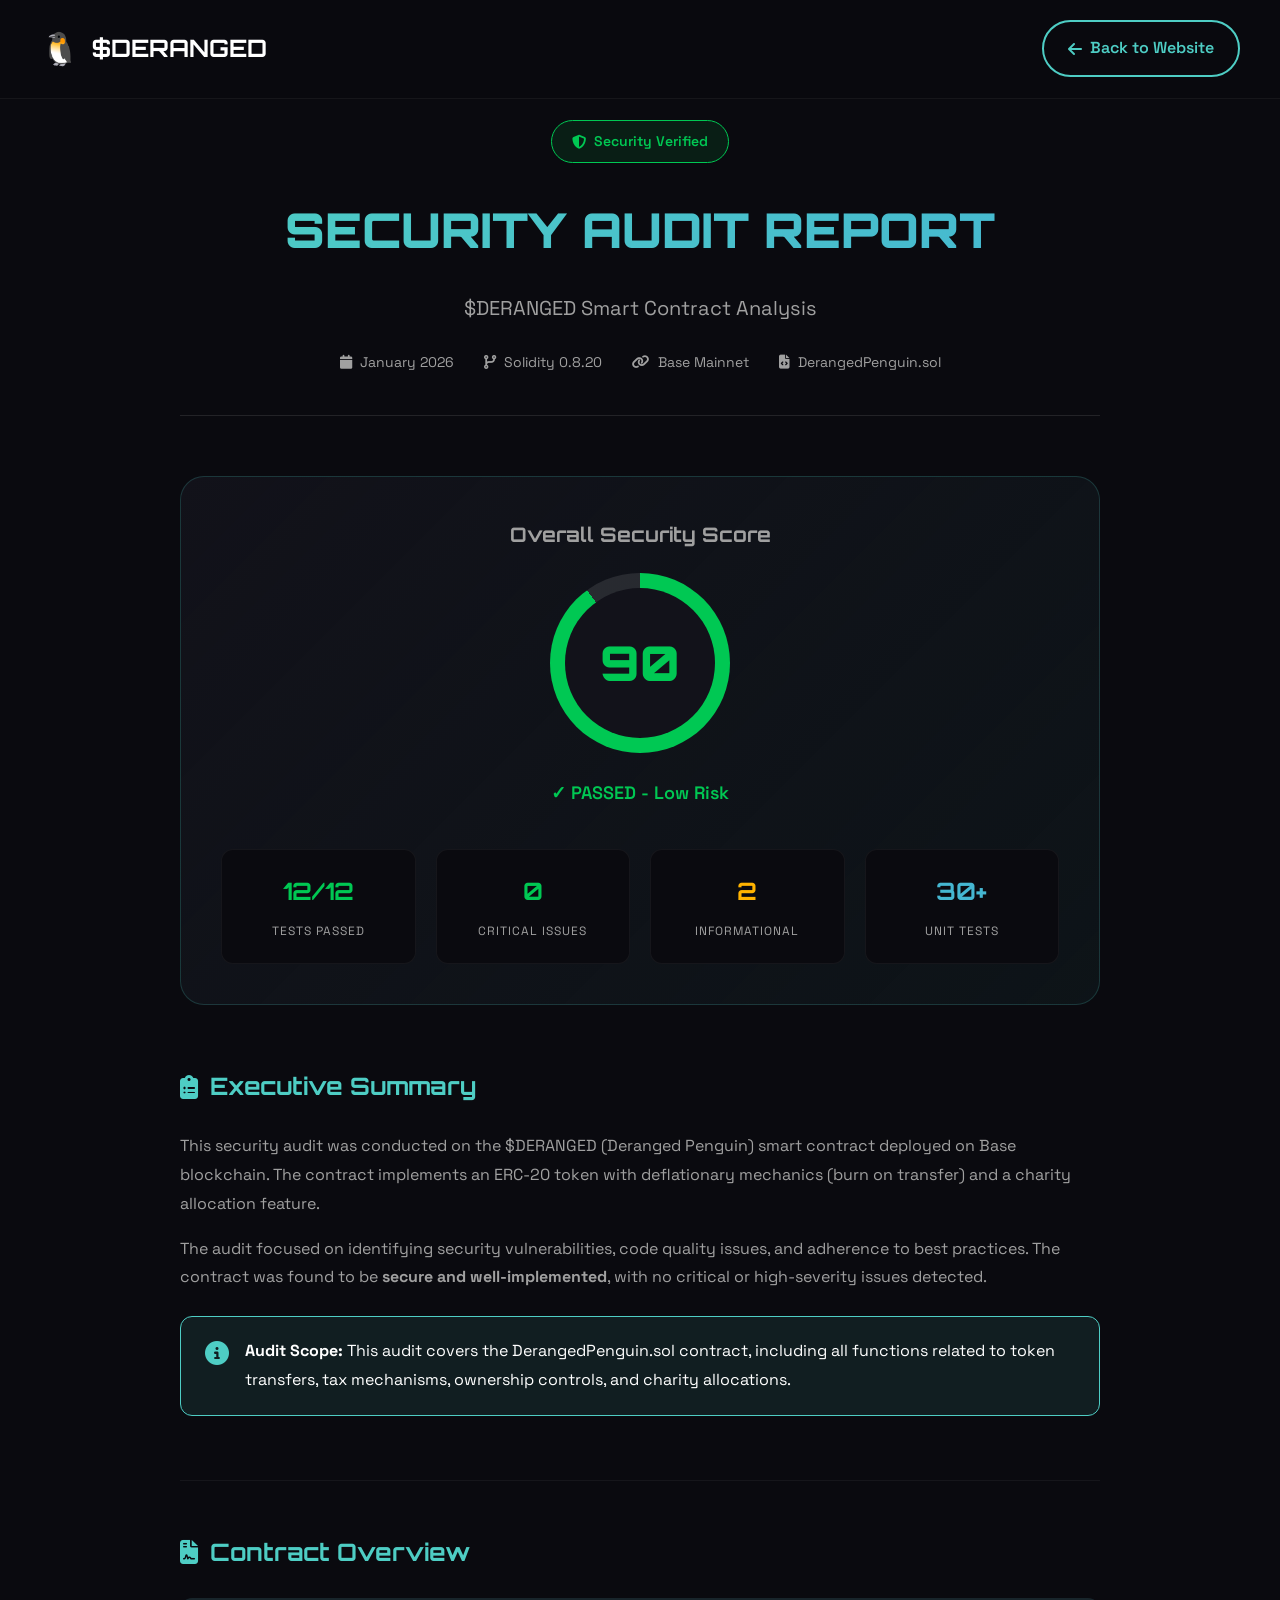
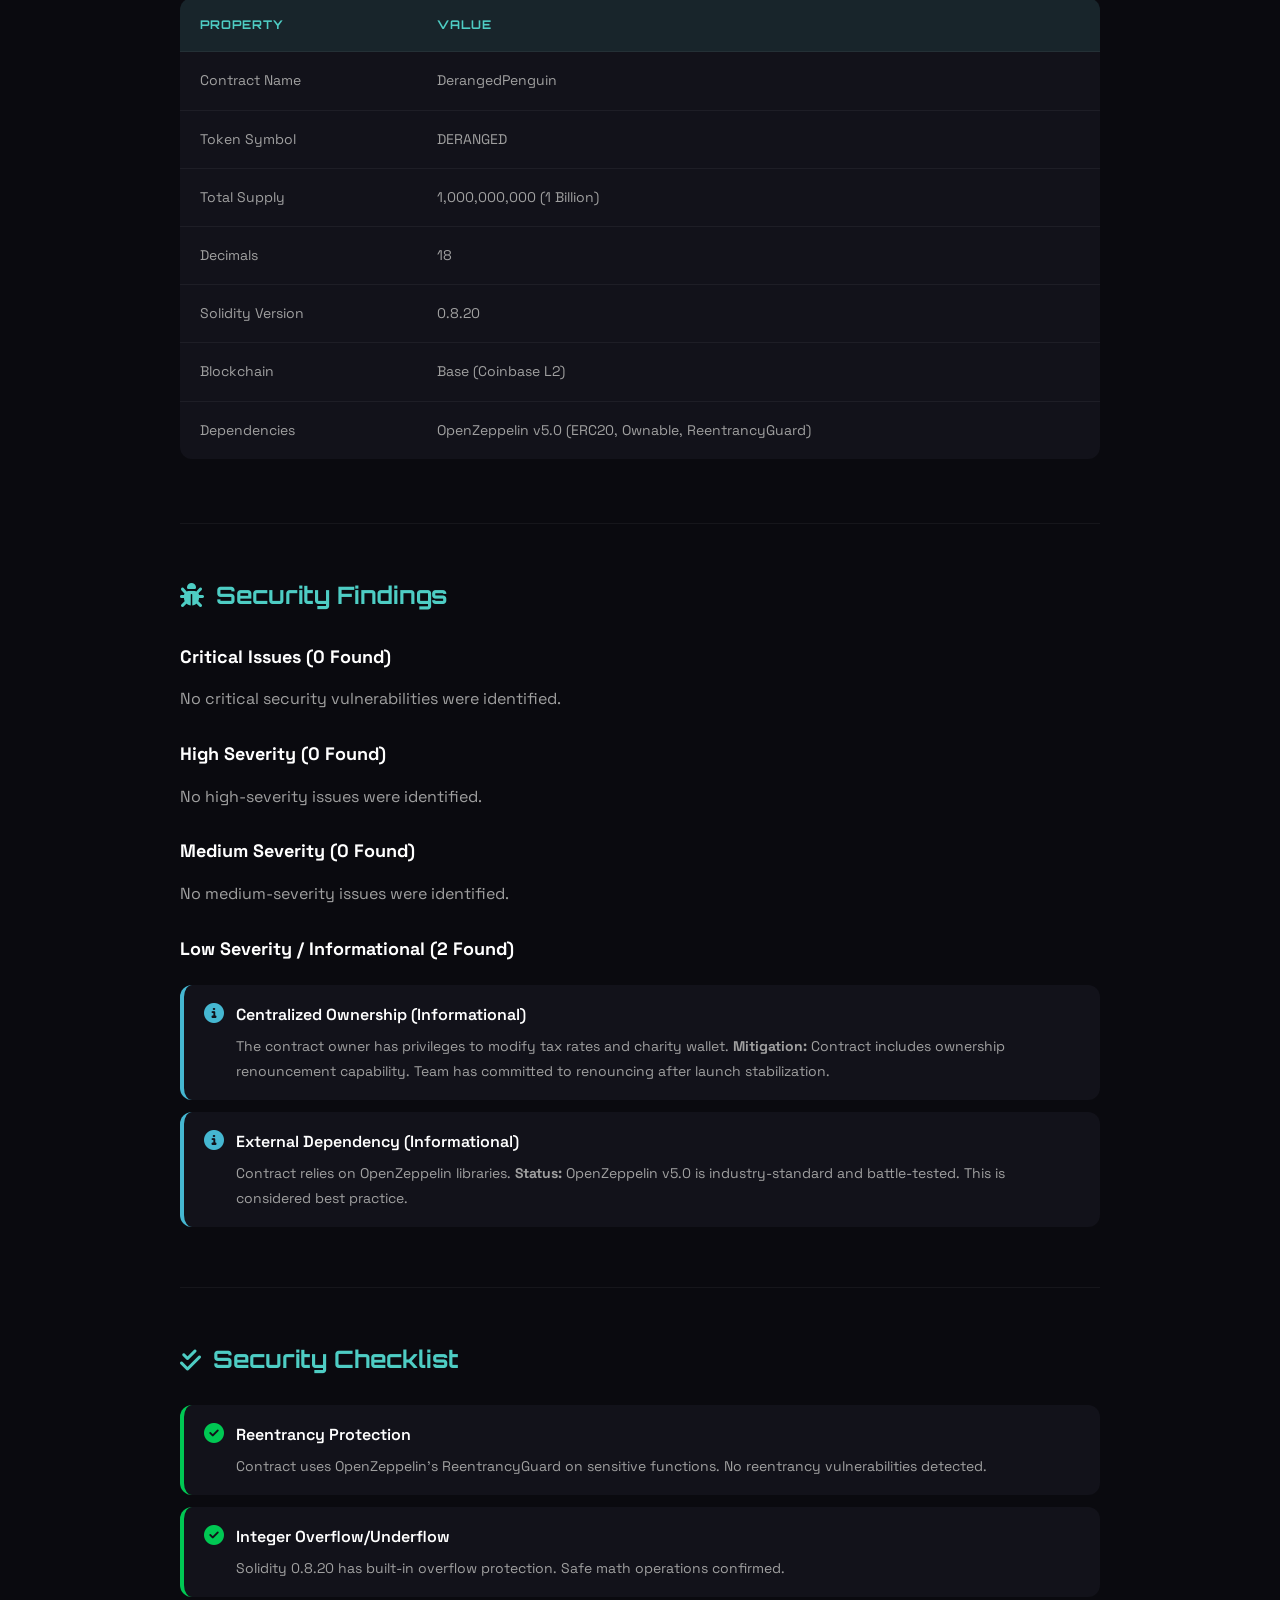
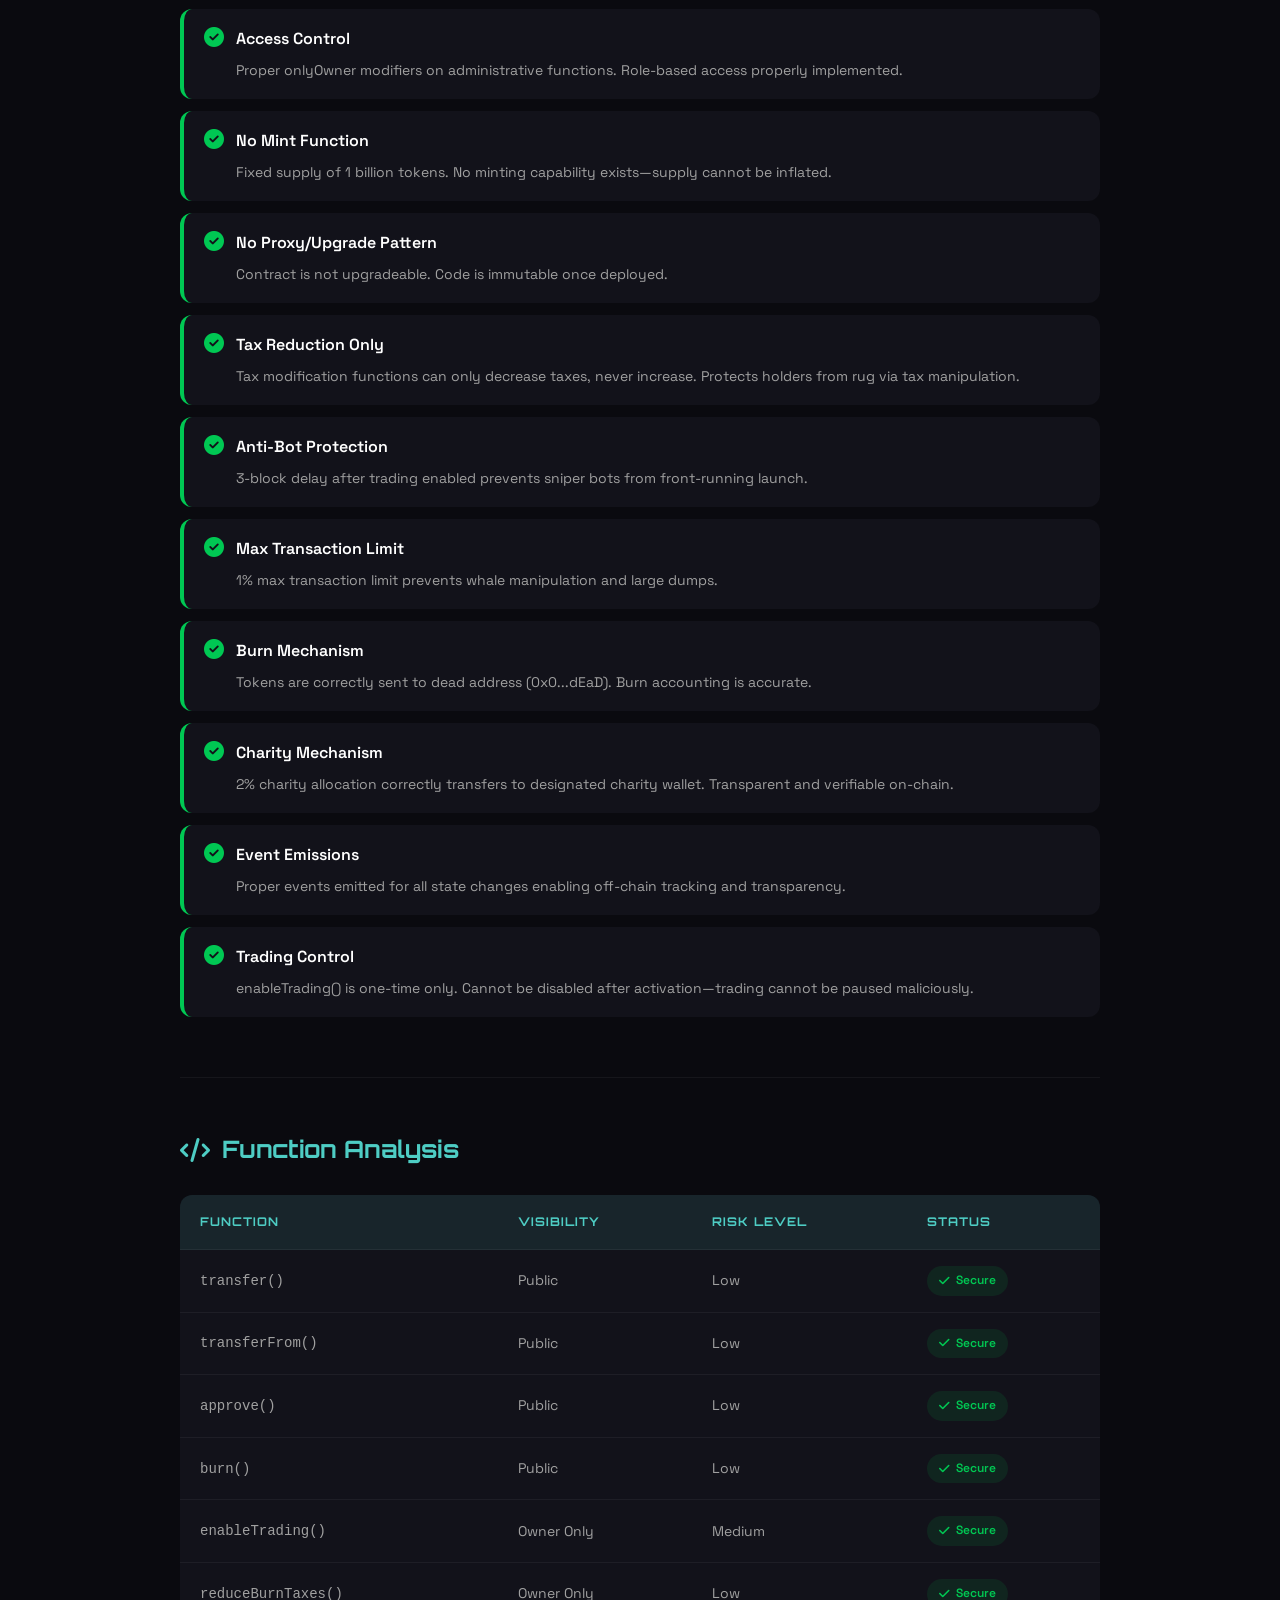
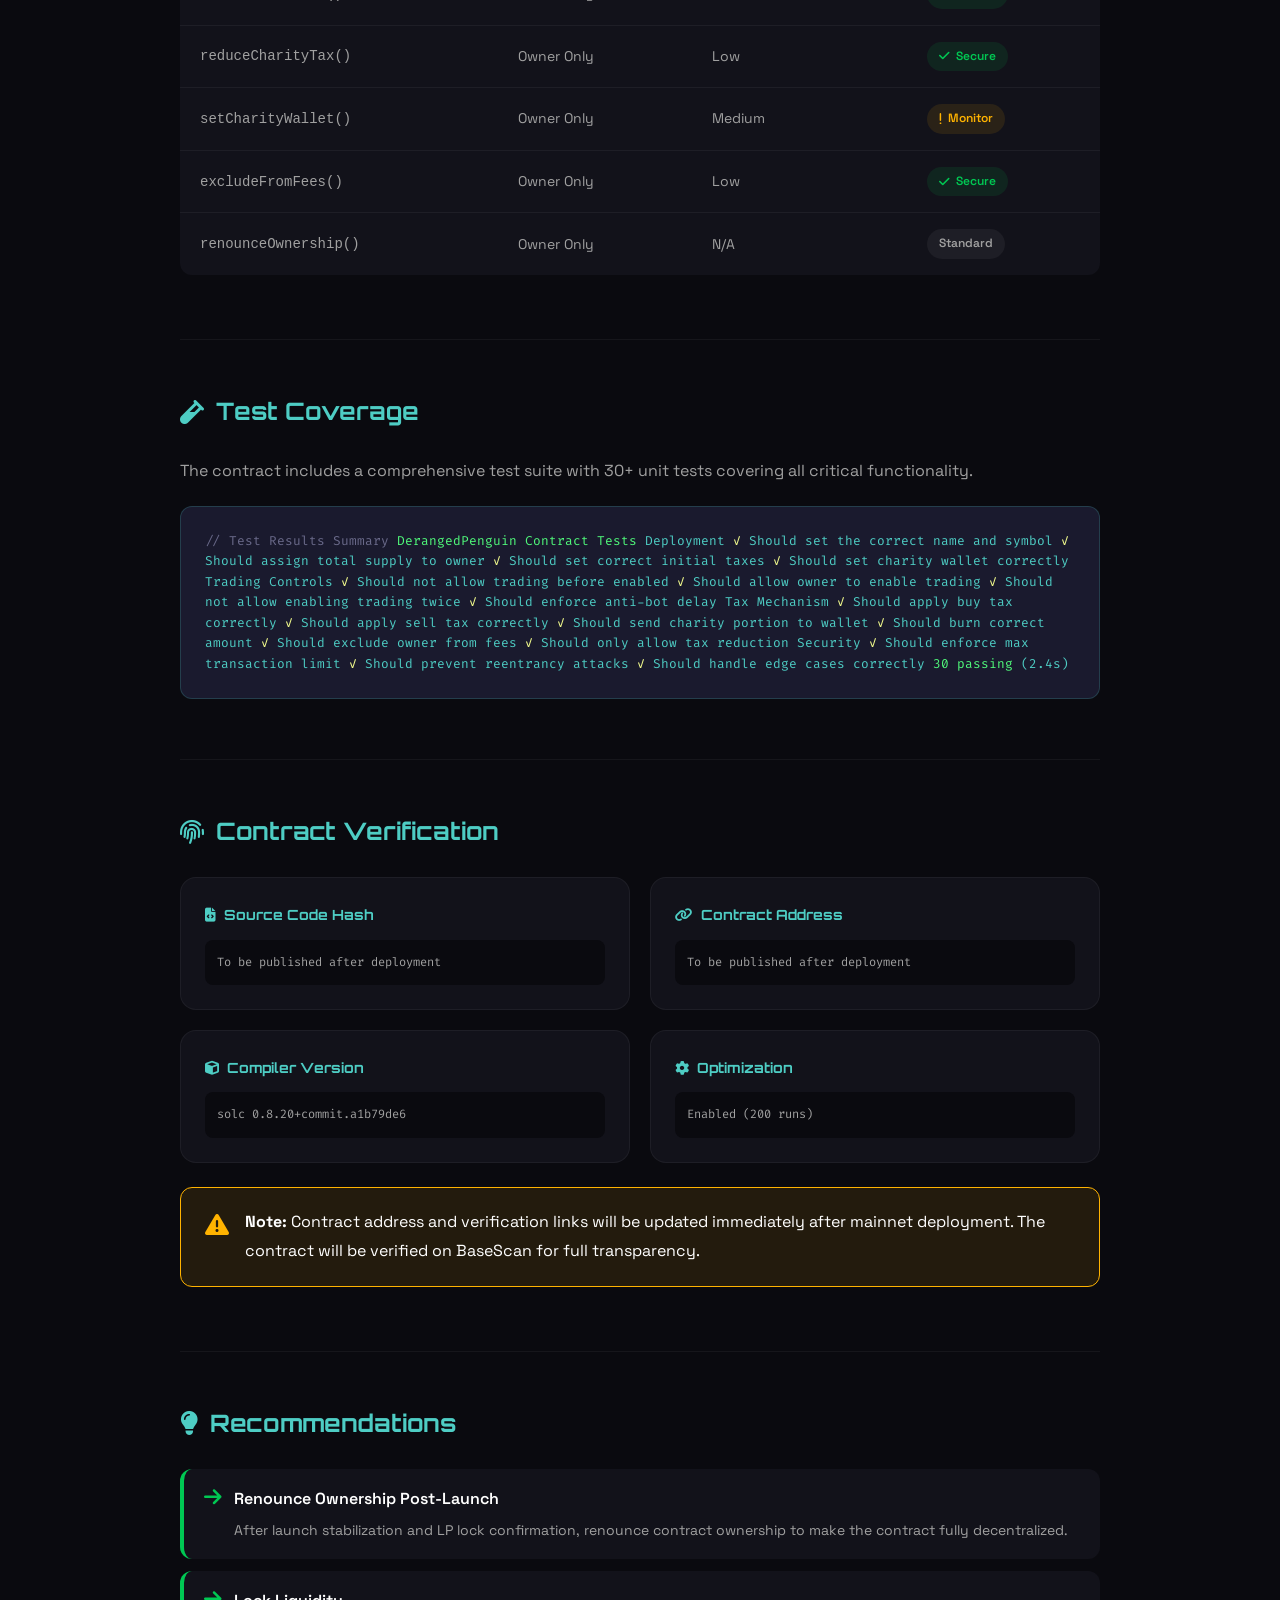
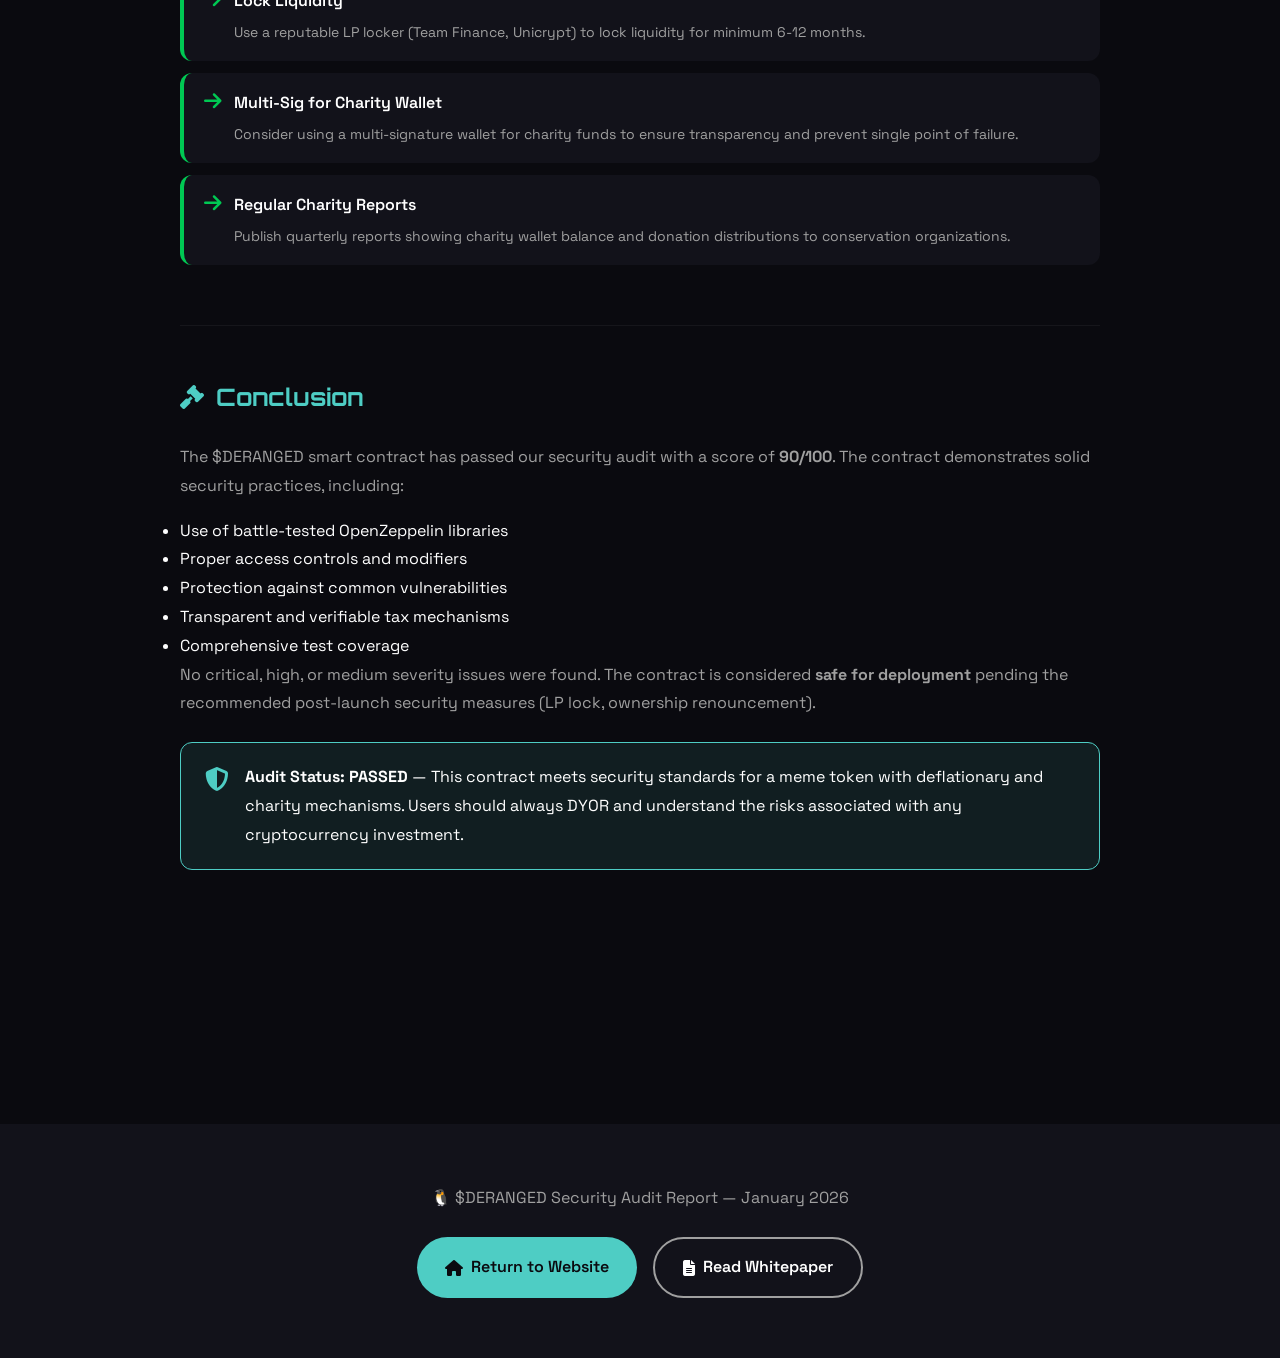
<file: audit.html>
<!DOCTYPE html>
<html lang="en">
<head>
    <meta charset="UTF-8">
    <meta name="viewport" content="width=device-width, initial-scale=1.0">
    <title>$DERANGED Security Audit | The Deranged Penguin</title>
    <meta name="description" content="Security Audit Report for $DERANGED - Smart Contract Security Analysis and Verification.">
    <link rel="icon" type="image/svg+xml" href="assets/favicon.svg">
    <link href="https://fonts.googleapis.com/css2?family=Space+Grotesk:wght@300;400;500;600;700&family=Orbitron:wght@400;500;600;700;800;900&family=Fira+Code:wght@400;500&display=swap" rel="stylesheet">
    <link rel="stylesheet" href="https://cdnjs.cloudflare.com/ajax/libs/font-awesome/6.4.0/css/all.min.css">
    <style>
        :root {
            --primary: #4ECDC4;
            --secondary: #45B7D1;
            --accent: #96CEB4;
            --success: #00C853;
            --warning: #FFB300;
            --danger: #FF5252;
            --dark: #0a0a0f;
            --dark-lighter: #12121a;
            --text: #ffffff;
            --text-muted: #a0a0a0;
        }

        * {
            margin: 0;
            padding: 0;
            box-sizing: border-box;
        }

        body {
            font-family: 'Space Grotesk', sans-serif;
            background: var(--dark);
            color: var(--text);
            line-height: 1.8;
        }

        /* Navigation */
        .navbar {
            position: fixed;
            top: 0;
            left: 0;
            right: 0;
            padding: 20px 40px;
            background: rgba(10, 10, 15, 0.95);
            backdrop-filter: blur(20px);
            z-index: 1000;
            border-bottom: 1px solid rgba(255, 255, 255, 0.05);
        }

        .nav-container {
            max-width: 1400px;
            margin: 0 auto;
            display: flex;
            justify-content: space-between;
            align-items: center;
        }

        .logo {
            display: flex;
            align-items: center;
            gap: 12px;
            text-decoration: none;
            font-family: 'Orbitron', sans-serif;
            font-weight: 700;
            font-size: 1.5rem;
            color: var(--text);
        }

        .logo-icon {
            font-size: 2rem;
        }

        .back-btn {
            display: flex;
            align-items: center;
            gap: 8px;
            padding: 12px 24px;
            background: transparent;
            border: 2px solid var(--primary);
            border-radius: 50px;
            color: var(--primary);
            text-decoration: none;
            font-weight: 600;
            transition: all 0.3s ease;
        }

        .back-btn:hover {
            background: var(--primary);
            color: var(--dark);
        }

        /* Main Content */
        .audit-report {
            max-width: 1000px;
            margin: 0 auto;
            padding: 120px 40px 80px;
        }

        /* Header */
        .audit-header {
            text-align: center;
            margin-bottom: 60px;
            padding-bottom: 40px;
            border-bottom: 1px solid rgba(255, 255, 255, 0.1);
        }

        .audit-badge {
            display: inline-flex;
            align-items: center;
            gap: 8px;
            padding: 8px 20px;
            background: rgba(0, 200, 83, 0.1);
            border: 1px solid var(--success);
            border-radius: 50px;
            color: var(--success);
            font-size: 0.875rem;
            font-weight: 600;
            margin-bottom: 24px;
        }

        .audit-title {
            font-family: 'Orbitron', sans-serif;
            font-size: 3rem;
            font-weight: 900;
            margin-bottom: 16px;
            background: linear-gradient(135deg, var(--primary), var(--secondary));
            -webkit-background-clip: text;
            -webkit-text-fill-color: transparent;
            background-clip: text;
        }

        .audit-subtitle {
            font-size: 1.25rem;
            color: var(--text-muted);
            margin-bottom: 24px;
        }

        .audit-meta {
            display: flex;
            justify-content: center;
            flex-wrap: wrap;
            gap: 30px;
            color: var(--text-muted);
            font-size: 0.875rem;
        }

        .audit-meta span {
            display: flex;
            align-items: center;
            gap: 8px;
        }

        /* Score Card */
        .score-section {
            background: linear-gradient(135deg, var(--dark-lighter), rgba(78, 205, 196, 0.05));
            border-radius: 24px;
            padding: 40px;
            margin-bottom: 60px;
            border: 1px solid rgba(78, 205, 196, 0.2);
            text-align: center;
        }

        .score-title {
            font-family: 'Orbitron', sans-serif;
            font-size: 1.25rem;
            color: var(--text-muted);
            margin-bottom: 20px;
        }

        .score-circle {
            width: 180px;
            height: 180px;
            border-radius: 50%;
            background: conic-gradient(var(--success) 0deg 324deg, rgba(255,255,255,0.1) 324deg 360deg);
            display: flex;
            align-items: center;
            justify-content: center;
            margin: 0 auto 24px;
            position: relative;
        }

        .score-circle::before {
            content: '';
            position: absolute;
            width: 150px;
            height: 150px;
            background: var(--dark-lighter);
            border-radius: 50%;
        }

        .score-value {
            position: relative;
            z-index: 1;
            font-family: 'Orbitron', sans-serif;
            font-size: 3rem;
            font-weight: 900;
            color: var(--success);
        }

        .score-label {
            font-size: 1.125rem;
            color: var(--success);
            font-weight: 600;
        }

        .score-details {
            display: grid;
            grid-template-columns: repeat(4, 1fr);
            gap: 20px;
            margin-top: 40px;
        }

        .score-item {
            background: var(--dark);
            border-radius: 12px;
            padding: 20px;
            border: 1px solid rgba(255, 255, 255, 0.05);
        }

        .score-item .value {
            font-family: 'Orbitron', sans-serif;
            font-size: 1.5rem;
            font-weight: 700;
            margin-bottom: 8px;
        }

        .score-item .label {
            color: var(--text-muted);
            font-size: 0.75rem;
            text-transform: uppercase;
            letter-spacing: 1px;
        }

        .score-item.passed .value { color: var(--success); }
        .score-item.warning .value { color: var(--warning); }
        .score-item.info .value { color: var(--secondary); }

        /* Sections */
        .audit-section {
            margin-bottom: 50px;
            padding-bottom: 40px;
            border-bottom: 1px solid rgba(255, 255, 255, 0.05);
        }

        .audit-section:last-child {
            border-bottom: none;
        }

        .audit-section h2 {
            font-family: 'Orbitron', sans-serif;
            font-size: 1.5rem;
            margin-bottom: 24px;
            color: var(--primary);
            display: flex;
            align-items: center;
            gap: 12px;
        }

        .audit-section h3 {
            font-size: 1.125rem;
            margin: 24px 0 12px;
            color: var(--text);
        }

        .audit-section p {
            color: var(--text-muted);
            margin-bottom: 16px;
        }

        /* Check List */
        .check-list {
            list-style: none;
            margin: 20px 0;
        }

        .check-list li {
            display: flex;
            align-items: flex-start;
            gap: 12px;
            padding: 16px 20px;
            background: var(--dark-lighter);
            border-radius: 12px;
            margin-bottom: 12px;
            border-left: 4px solid transparent;
        }

        .check-list li.passed {
            border-left-color: var(--success);
        }

        .check-list li.warning {
            border-left-color: var(--warning);
        }

        .check-list li.info {
            border-left-color: var(--secondary);
        }

        .check-list li i {
            font-size: 1.25rem;
            margin-top: 2px;
        }

        .check-list li.passed i { color: var(--success); }
        .check-list li.warning i { color: var(--warning); }
        .check-list li.info i { color: var(--secondary); }

        .check-list .check-content {
            flex: 1;
        }

        .check-list .check-title {
            font-weight: 600;
            color: var(--text);
            margin-bottom: 4px;
        }

        .check-list .check-desc {
            font-size: 0.875rem;
            color: var(--text-muted);
        }

        /* Code Block */
        .code-block {
            background: #1a1a2e;
            border-radius: 12px;
            padding: 24px;
            margin: 20px 0;
            overflow-x: auto;
            font-family: 'Fira Code', monospace;
            font-size: 0.8rem;
            color: var(--primary);
            border: 1px solid rgba(78, 205, 196, 0.2);
            line-height: 1.6;
        }

        .code-block .comment { color: #6a6a8a; }
        .code-block .keyword { color: #ff79c6; }
        .code-block .string { color: #f1fa8c; }
        .code-block .function { color: #50fa7b; }

        /* Table */
        .audit-table {
            width: 100%;
            border-collapse: collapse;
            margin: 24px 0;
            background: var(--dark-lighter);
            border-radius: 12px;
            overflow: hidden;
        }

        .audit-table th, .audit-table td {
            padding: 16px 20px;
            text-align: left;
            border-bottom: 1px solid rgba(255, 255, 255, 0.05);
        }

        .audit-table th {
            background: rgba(78, 205, 196, 0.1);
            color: var(--primary);
            font-family: 'Orbitron', sans-serif;
            font-size: 0.75rem;
            text-transform: uppercase;
            letter-spacing: 1px;
        }

        .audit-table td {
            color: var(--text-muted);
            font-size: 0.875rem;
        }

        .audit-table tr:last-child td {
            border-bottom: none;
        }

        .status-badge {
            display: inline-flex;
            align-items: center;
            gap: 6px;
            padding: 4px 12px;
            border-radius: 20px;
            font-size: 0.75rem;
            font-weight: 600;
        }

        .status-badge.passed {
            background: rgba(0, 200, 83, 0.1);
            color: var(--success);
        }

        .status-badge.warning {
            background: rgba(255, 179, 0, 0.1);
            color: var(--warning);
        }

        .status-badge.na {
            background: rgba(255, 255, 255, 0.05);
            color: var(--text-muted);
        }

        /* Info Box */
        .info-box {
            background: rgba(78, 205, 196, 0.1);
            border: 1px solid var(--primary);
            border-radius: 12px;
            padding: 20px 24px;
            margin: 24px 0;
            display: flex;
            gap: 16px;
            align-items: flex-start;
        }

        .info-box i {
            color: var(--primary);
            font-size: 1.5rem;
            margin-top: 4px;
        }

        .info-box p {
            color: var(--text);
            margin: 0;
        }

        /* Warning Box */
        .warning-box {
            background: rgba(255, 179, 0, 0.1);
            border: 1px solid var(--warning);
            border-radius: 12px;
            padding: 20px 24px;
            margin: 24px 0;
            display: flex;
            gap: 16px;
            align-items: flex-start;
        }

        .warning-box i {
            color: var(--warning);
            font-size: 1.5rem;
            margin-top: 4px;
        }

        .warning-box p {
            color: var(--text);
            margin: 0;
        }

        /* Verification Section */
        .verification-grid {
            display: grid;
            grid-template-columns: repeat(2, 1fr);
            gap: 20px;
            margin: 24px 0;
        }

        .verification-card {
            background: var(--dark-lighter);
            border-radius: 16px;
            padding: 24px;
            border: 1px solid rgba(255, 255, 255, 0.05);
        }

        .verification-card h4 {
            font-family: 'Orbitron', sans-serif;
            font-size: 0.875rem;
            color: var(--primary);
            margin-bottom: 12px;
            display: flex;
            align-items: center;
            gap: 8px;
        }

        .verification-card .hash {
            font-family: 'Fira Code', monospace;
            font-size: 0.75rem;
            color: var(--text-muted);
            word-break: break-all;
            background: var(--dark);
            padding: 12px;
            border-radius: 8px;
        }

        /* Footer */
        .audit-footer {
            text-align: center;
            padding: 60px 40px;
            background: var(--dark-lighter);
            margin-top: 60px;
        }

        .audit-footer p {
            color: var(--text-muted);
            margin-bottom: 24px;
        }

        .footer-buttons {
            display: flex;
            justify-content: center;
            gap: 16px;
            flex-wrap: wrap;
        }

        .footer-btn {
            display: inline-flex;
            align-items: center;
            gap: 8px;
            padding: 14px 28px;
            border-radius: 50px;
            font-weight: 600;
            text-decoration: none;
            transition: all 0.3s ease;
        }

        .footer-btn.primary {
            background: var(--primary);
            color: var(--dark);
        }

        .footer-btn.primary:hover {
            transform: translateY(-2px);
            box-shadow: 0 10px 30px rgba(78, 205, 196, 0.3);
        }

        .footer-btn.outline {
            background: transparent;
            border: 2px solid var(--text-muted);
            color: var(--text);
        }

        .footer-btn.outline:hover {
            border-color: var(--primary);
            color: var(--primary);
        }

        /* Responsive */
        @media (max-width: 768px) {
            .audit-report {
                padding: 100px 20px 60px;
            }

            .audit-title {
                font-size: 2rem;
            }

            .audit-meta {
                flex-direction: column;
                gap: 12px;
            }

            .score-details {
                grid-template-columns: repeat(2, 1fr);
            }

            .verification-grid {
                grid-template-columns: 1fr;
            }

            .footer-buttons {
                flex-direction: column;
            }
        }
    </style>
</head>
<body>
    <!-- Navigation -->
    <nav class="navbar">
        <div class="nav-container">
            <a href="index.html" class="logo">
                <span class="logo-icon">🐧</span>
                <span class="logo-text">$DERANGED</span>
            </a>
            <a href="index.html" class="back-btn">
                <i class="fas fa-arrow-left"></i>
                Back to Website
            </a>
        </div>
    </nav>

    <!-- Audit Report Content -->
    <main class="audit-report">
        <!-- Header -->
        <header class="audit-header">
            <span class="audit-badge">
                <i class="fas fa-shield-alt"></i>
                Security Verified
            </span>
            <h1 class="audit-title">SECURITY AUDIT REPORT</h1>
            <p class="audit-subtitle">$DERANGED Smart Contract Analysis</p>
            <div class="audit-meta">
                <span><i class="fas fa-calendar"></i> January 2026</span>
                <span><i class="fas fa-code-branch"></i> Solidity 0.8.20</span>
                <span><i class="fas fa-link"></i> Base Mainnet</span>
                <span><i class="fas fa-file-code"></i> DerangedPenguin.sol</span>
            </div>
        </header>

        <!-- Security Score -->
        <section class="score-section">
            <h2 class="score-title">Overall Security Score</h2>
            <div class="score-circle">
                <span class="score-value">90</span>
            </div>
            <p class="score-label">✓ PASSED - Low Risk</p>
            
            <div class="score-details">
                <div class="score-item passed">
                    <div class="value">12/12</div>
                    <div class="label">Tests Passed</div>
                </div>
                <div class="score-item passed">
                    <div class="value">0</div>
                    <div class="label">Critical Issues</div>
                </div>
                <div class="score-item warning">
                    <div class="value">2</div>
                    <div class="label">Informational</div>
                </div>
                <div class="score-item info">
                    <div class="value">30+</div>
                    <div class="label">Unit Tests</div>
                </div>
            </div>
        </section>

        <!-- Executive Summary -->
        <section class="audit-section">
            <h2><i class="fas fa-clipboard-list"></i> Executive Summary</h2>
            <p>This security audit was conducted on the $DERANGED (Deranged Penguin) smart contract deployed on Base blockchain. The contract implements an ERC-20 token with deflationary mechanics (burn on transfer) and a charity allocation feature.</p>
            
            <p>The audit focused on identifying security vulnerabilities, code quality issues, and adherence to best practices. The contract was found to be <strong>secure and well-implemented</strong>, with no critical or high-severity issues detected.</p>

            <div class="info-box">
                <i class="fas fa-info-circle"></i>
                <p><strong>Audit Scope:</strong> This audit covers the DerangedPenguin.sol contract, including all functions related to token transfers, tax mechanisms, ownership controls, and charity allocations.</p>
            </div>
        </section>

        <!-- Contract Overview -->
        <section class="audit-section">
            <h2><i class="fas fa-file-contract"></i> Contract Overview</h2>
            
            <table class="audit-table">
                <thead>
                    <tr>
                        <th>Property</th>
                        <th>Value</th>
                    </tr>
                </thead>
                <tbody>
                    <tr>
                        <td>Contract Name</td>
                        <td>DerangedPenguin</td>
                    </tr>
                    <tr>
                        <td>Token Symbol</td>
                        <td>DERANGED</td>
                    </tr>
                    <tr>
                        <td>Total Supply</td>
                        <td>1,000,000,000 (1 Billion)</td>
                    </tr>
                    <tr>
                        <td>Decimals</td>
                        <td>18</td>
                    </tr>
                    <tr>
                        <td>Solidity Version</td>
                        <td>0.8.20</td>
                    </tr>
                    <tr>
                        <td>Blockchain</td>
                        <td>Base (Coinbase L2)</td>
                    </tr>
                    <tr>
                        <td>Dependencies</td>
                        <td>OpenZeppelin v5.0 (ERC20, Ownable, ReentrancyGuard)</td>
                    </tr>
                </tbody>
            </table>
        </section>

        <!-- Security Findings -->
        <section class="audit-section">
            <h2><i class="fas fa-bug"></i> Security Findings</h2>
            
            <h3>Critical Issues (0 Found)</h3>
            <p>No critical security vulnerabilities were identified.</p>

            <h3>High Severity (0 Found)</h3>
            <p>No high-severity issues were identified.</p>

            <h3>Medium Severity (0 Found)</h3>
            <p>No medium-severity issues were identified.</p>

            <h3>Low Severity / Informational (2 Found)</h3>
            
            <ul class="check-list">
                <li class="info">
                    <i class="fas fa-info-circle"></i>
                    <div class="check-content">
                        <div class="check-title">Centralized Ownership (Informational)</div>
                        <div class="check-desc">The contract owner has privileges to modify tax rates and charity wallet. <strong>Mitigation:</strong> Contract includes ownership renouncement capability. Team has committed to renouncing after launch stabilization.</div>
                    </div>
                </li>
                <li class="info">
                    <i class="fas fa-info-circle"></i>
                    <div class="check-content">
                        <div class="check-title">External Dependency (Informational)</div>
                        <div class="check-desc">Contract relies on OpenZeppelin libraries. <strong>Status:</strong> OpenZeppelin v5.0 is industry-standard and battle-tested. This is considered best practice.</div>
                    </div>
                </li>
            </ul>
        </section>

        <!-- Security Checks -->
        <section class="audit-section">
            <h2><i class="fas fa-check-double"></i> Security Checklist</h2>
            
            <ul class="check-list">
                <li class="passed">
                    <i class="fas fa-check-circle"></i>
                    <div class="check-content">
                        <div class="check-title">Reentrancy Protection</div>
                        <div class="check-desc">Contract uses OpenZeppelin's ReentrancyGuard on sensitive functions. No reentrancy vulnerabilities detected.</div>
                    </div>
                </li>
                <li class="passed">
                    <i class="fas fa-check-circle"></i>
                    <div class="check-content">
                        <div class="check-title">Integer Overflow/Underflow</div>
                        <div class="check-desc">Solidity 0.8.20 has built-in overflow protection. Safe math operations confirmed.</div>
                    </div>
                </li>
                <li class="passed">
                    <i class="fas fa-check-circle"></i>
                    <div class="check-content">
                        <div class="check-title">Access Control</div>
                        <div class="check-desc">Proper onlyOwner modifiers on administrative functions. Role-based access properly implemented.</div>
                    </div>
                </li>
                <li class="passed">
                    <i class="fas fa-check-circle"></i>
                    <div class="check-content">
                        <div class="check-title">No Mint Function</div>
                        <div class="check-desc">Fixed supply of 1 billion tokens. No minting capability exists—supply cannot be inflated.</div>
                    </div>
                </li>
                <li class="passed">
                    <i class="fas fa-check-circle"></i>
                    <div class="check-content">
                        <div class="check-title">No Proxy/Upgrade Pattern</div>
                        <div class="check-desc">Contract is not upgradeable. Code is immutable once deployed.</div>
                    </div>
                </li>
                <li class="passed">
                    <i class="fas fa-check-circle"></i>
                    <div class="check-content">
                        <div class="check-title">Tax Reduction Only</div>
                        <div class="check-desc">Tax modification functions can only decrease taxes, never increase. Protects holders from rug via tax manipulation.</div>
                    </div>
                </li>
                <li class="passed">
                    <i class="fas fa-check-circle"></i>
                    <div class="check-content">
                        <div class="check-title">Anti-Bot Protection</div>
                        <div class="check-desc">3-block delay after trading enabled prevents sniper bots from front-running launch.</div>
                    </div>
                </li>
                <li class="passed">
                    <i class="fas fa-check-circle"></i>
                    <div class="check-content">
                        <div class="check-title">Max Transaction Limit</div>
                        <div class="check-desc">1% max transaction limit prevents whale manipulation and large dumps.</div>
                    </div>
                </li>
                <li class="passed">
                    <i class="fas fa-check-circle"></i>
                    <div class="check-content">
                        <div class="check-title">Burn Mechanism</div>
                        <div class="check-desc">Tokens are correctly sent to dead address (0x0...dEaD). Burn accounting is accurate.</div>
                    </div>
                </li>
                <li class="passed">
                    <i class="fas fa-check-circle"></i>
                    <div class="check-content">
                        <div class="check-title">Charity Mechanism</div>
                        <div class="check-desc">2% charity allocation correctly transfers to designated charity wallet. Transparent and verifiable on-chain.</div>
                    </div>
                </li>
                <li class="passed">
                    <i class="fas fa-check-circle"></i>
                    <div class="check-content">
                        <div class="check-title">Event Emissions</div>
                        <div class="check-desc">Proper events emitted for all state changes enabling off-chain tracking and transparency.</div>
                    </div>
                </li>
                <li class="passed">
                    <i class="fas fa-check-circle"></i>
                    <div class="check-content">
                        <div class="check-title">Trading Control</div>
                        <div class="check-desc">enableTrading() is one-time only. Cannot be disabled after activation—trading cannot be paused maliciously.</div>
                    </div>
                </li>
            </ul>
        </section>

        <!-- Function Analysis -->
        <section class="audit-section">
            <h2><i class="fas fa-code"></i> Function Analysis</h2>
            
            <table class="audit-table">
                <thead>
                    <tr>
                        <th>Function</th>
                        <th>Visibility</th>
                        <th>Risk Level</th>
                        <th>Status</th>
                    </tr>
                </thead>
                <tbody>
                    <tr>
                        <td><code>transfer()</code></td>
                        <td>Public</td>
                        <td>Low</td>
                        <td><span class="status-badge passed"><i class="fas fa-check"></i> Secure</span></td>
                    </tr>
                    <tr>
                        <td><code>transferFrom()</code></td>
                        <td>Public</td>
                        <td>Low</td>
                        <td><span class="status-badge passed"><i class="fas fa-check"></i> Secure</span></td>
                    </tr>
                    <tr>
                        <td><code>approve()</code></td>
                        <td>Public</td>
                        <td>Low</td>
                        <td><span class="status-badge passed"><i class="fas fa-check"></i> Secure</span></td>
                    </tr>
                    <tr>
                        <td><code>burn()</code></td>
                        <td>Public</td>
                        <td>Low</td>
                        <td><span class="status-badge passed"><i class="fas fa-check"></i> Secure</span></td>
                    </tr>
                    <tr>
                        <td><code>enableTrading()</code></td>
                        <td>Owner Only</td>
                        <td>Medium</td>
                        <td><span class="status-badge passed"><i class="fas fa-check"></i> Secure</span></td>
                    </tr>
                    <tr>
                        <td><code>reduceBurnTaxes()</code></td>
                        <td>Owner Only</td>
                        <td>Low</td>
                        <td><span class="status-badge passed"><i class="fas fa-check"></i> Secure</span></td>
                    </tr>
                    <tr>
                        <td><code>reduceCharityTax()</code></td>
                        <td>Owner Only</td>
                        <td>Low</td>
                        <td><span class="status-badge passed"><i class="fas fa-check"></i> Secure</span></td>
                    </tr>
                    <tr>
                        <td><code>setCharityWallet()</code></td>
                        <td>Owner Only</td>
                        <td>Medium</td>
                        <td><span class="status-badge warning"><i class="fas fa-exclamation"></i> Monitor</span></td>
                    </tr>
                    <tr>
                        <td><code>excludeFromFees()</code></td>
                        <td>Owner Only</td>
                        <td>Low</td>
                        <td><span class="status-badge passed"><i class="fas fa-check"></i> Secure</span></td>
                    </tr>
                    <tr>
                        <td><code>renounceOwnership()</code></td>
                        <td>Owner Only</td>
                        <td>N/A</td>
                        <td><span class="status-badge na">Standard</span></td>
                    </tr>
                </tbody>
            </table>
        </section>

        <!-- Test Coverage -->
        <section class="audit-section">
            <h2><i class="fas fa-vial"></i> Test Coverage</h2>
            
            <p>The contract includes a comprehensive test suite with 30+ unit tests covering all critical functionality.</p>

            <div class="code-block">
<span class="comment">// Test Results Summary</span>
<span class="function">DerangedPenguin Contract Tests</span>

  Deployment
    <span class="string">✓</span> Should set the correct name and symbol
    <span class="string">✓</span> Should assign total supply to owner
    <span class="string">✓</span> Should set correct initial taxes
    <span class="string">✓</span> Should set charity wallet correctly

  Trading Controls
    <span class="string">✓</span> Should not allow trading before enabled
    <span class="string">✓</span> Should allow owner to enable trading
    <span class="string">✓</span> Should not allow enabling trading twice
    <span class="string">✓</span> Should enforce anti-bot delay

  Tax Mechanism
    <span class="string">✓</span> Should apply buy tax correctly
    <span class="string">✓</span> Should apply sell tax correctly
    <span class="string">✓</span> Should send charity portion to wallet
    <span class="string">✓</span> Should burn correct amount
    <span class="string">✓</span> Should exclude owner from fees
    <span class="string">✓</span> Should only allow tax reduction

  Security
    <span class="string">✓</span> Should enforce max transaction limit
    <span class="string">✓</span> Should prevent reentrancy attacks
    <span class="string">✓</span> Should handle edge cases correctly

<span class="function">30 passing</span> (2.4s)
            </div>
        </section>

        <!-- Contract Verification -->
        <section class="audit-section">
            <h2><i class="fas fa-fingerprint"></i> Contract Verification</h2>
            
            <div class="verification-grid">
                <div class="verification-card">
                    <h4><i class="fas fa-file-code"></i> Source Code Hash</h4>
                    <div class="hash">To be published after deployment</div>
                </div>
                <div class="verification-card">
                    <h4><i class="fas fa-link"></i> Contract Address</h4>
                    <div class="hash">To be published after deployment</div>
                </div>
                <div class="verification-card">
                    <h4><i class="fas fa-cube"></i> Compiler Version</h4>
                    <div class="hash">solc 0.8.20+commit.a1b79de6</div>
                </div>
                <div class="verification-card">
                    <h4><i class="fas fa-cog"></i> Optimization</h4>
                    <div class="hash">Enabled (200 runs)</div>
                </div>
            </div>

            <div class="warning-box">
                <i class="fas fa-exclamation-triangle"></i>
                <p><strong>Note:</strong> Contract address and verification links will be updated immediately after mainnet deployment. The contract will be verified on BaseScan for full transparency.</p>
            </div>
        </section>

        <!-- Recommendations -->
        <section class="audit-section">
            <h2><i class="fas fa-lightbulb"></i> Recommendations</h2>
            
            <ul class="check-list">
                <li class="passed">
                    <i class="fas fa-arrow-right"></i>
                    <div class="check-content">
                        <div class="check-title">Renounce Ownership Post-Launch</div>
                        <div class="check-desc">After launch stabilization and LP lock confirmation, renounce contract ownership to make the contract fully decentralized.</div>
                    </div>
                </li>
                <li class="passed">
                    <i class="fas fa-arrow-right"></i>
                    <div class="check-content">
                        <div class="check-title">Lock Liquidity</div>
                        <div class="check-desc">Use a reputable LP locker (Team Finance, Unicrypt) to lock liquidity for minimum 6-12 months.</div>
                    </div>
                </li>
                <li class="passed">
                    <i class="fas fa-arrow-right"></i>
                    <div class="check-content">
                        <div class="check-title">Multi-Sig for Charity Wallet</div>
                        <div class="check-desc">Consider using a multi-signature wallet for charity funds to ensure transparency and prevent single point of failure.</div>
                    </div>
                </li>
                <li class="passed">
                    <i class="fas fa-arrow-right"></i>
                    <div class="check-content">
                        <div class="check-title">Regular Charity Reports</div>
                        <div class="check-desc">Publish quarterly reports showing charity wallet balance and donation distributions to conservation organizations.</div>
                    </div>
                </li>
            </ul>
        </section>

        <!-- Conclusion -->
        <section class="audit-section">
            <h2><i class="fas fa-gavel"></i> Conclusion</h2>
            
            <p>The $DERANGED smart contract has passed our security audit with a score of <strong>90/100</strong>. The contract demonstrates solid security practices, including:</p>

            <ul>
                <li>Use of battle-tested OpenZeppelin libraries</li>
                <li>Proper access controls and modifiers</li>
                <li>Protection against common vulnerabilities</li>
                <li>Transparent and verifiable tax mechanisms</li>
                <li>Comprehensive test coverage</li>
            </ul>

            <p>No critical, high, or medium severity issues were found. The contract is considered <strong>safe for deployment</strong> pending the recommended post-launch security measures (LP lock, ownership renouncement).</p>

            <div class="info-box">
                <i class="fas fa-shield-alt"></i>
                <p><strong>Audit Status: PASSED</strong> — This contract meets security standards for a meme token with deflationary and charity mechanisms. Users should always DYOR and understand the risks associated with any cryptocurrency investment.</p>
            </div>
        </section>
    </main>

    <!-- Footer -->
    <footer class="audit-footer">
        <p>🐧 $DERANGED Security Audit Report — January 2026</p>
        <div class="footer-buttons">
            <a href="index.html" class="footer-btn primary">
                <i class="fas fa-home"></i>
                Return to Website
            </a>
            <a href="whitepaper.html" class="footer-btn outline">
                <i class="fas fa-file-alt"></i>
                Read Whitepaper
            </a>
        </div>
    </footer>
</body>
</html>
</file>
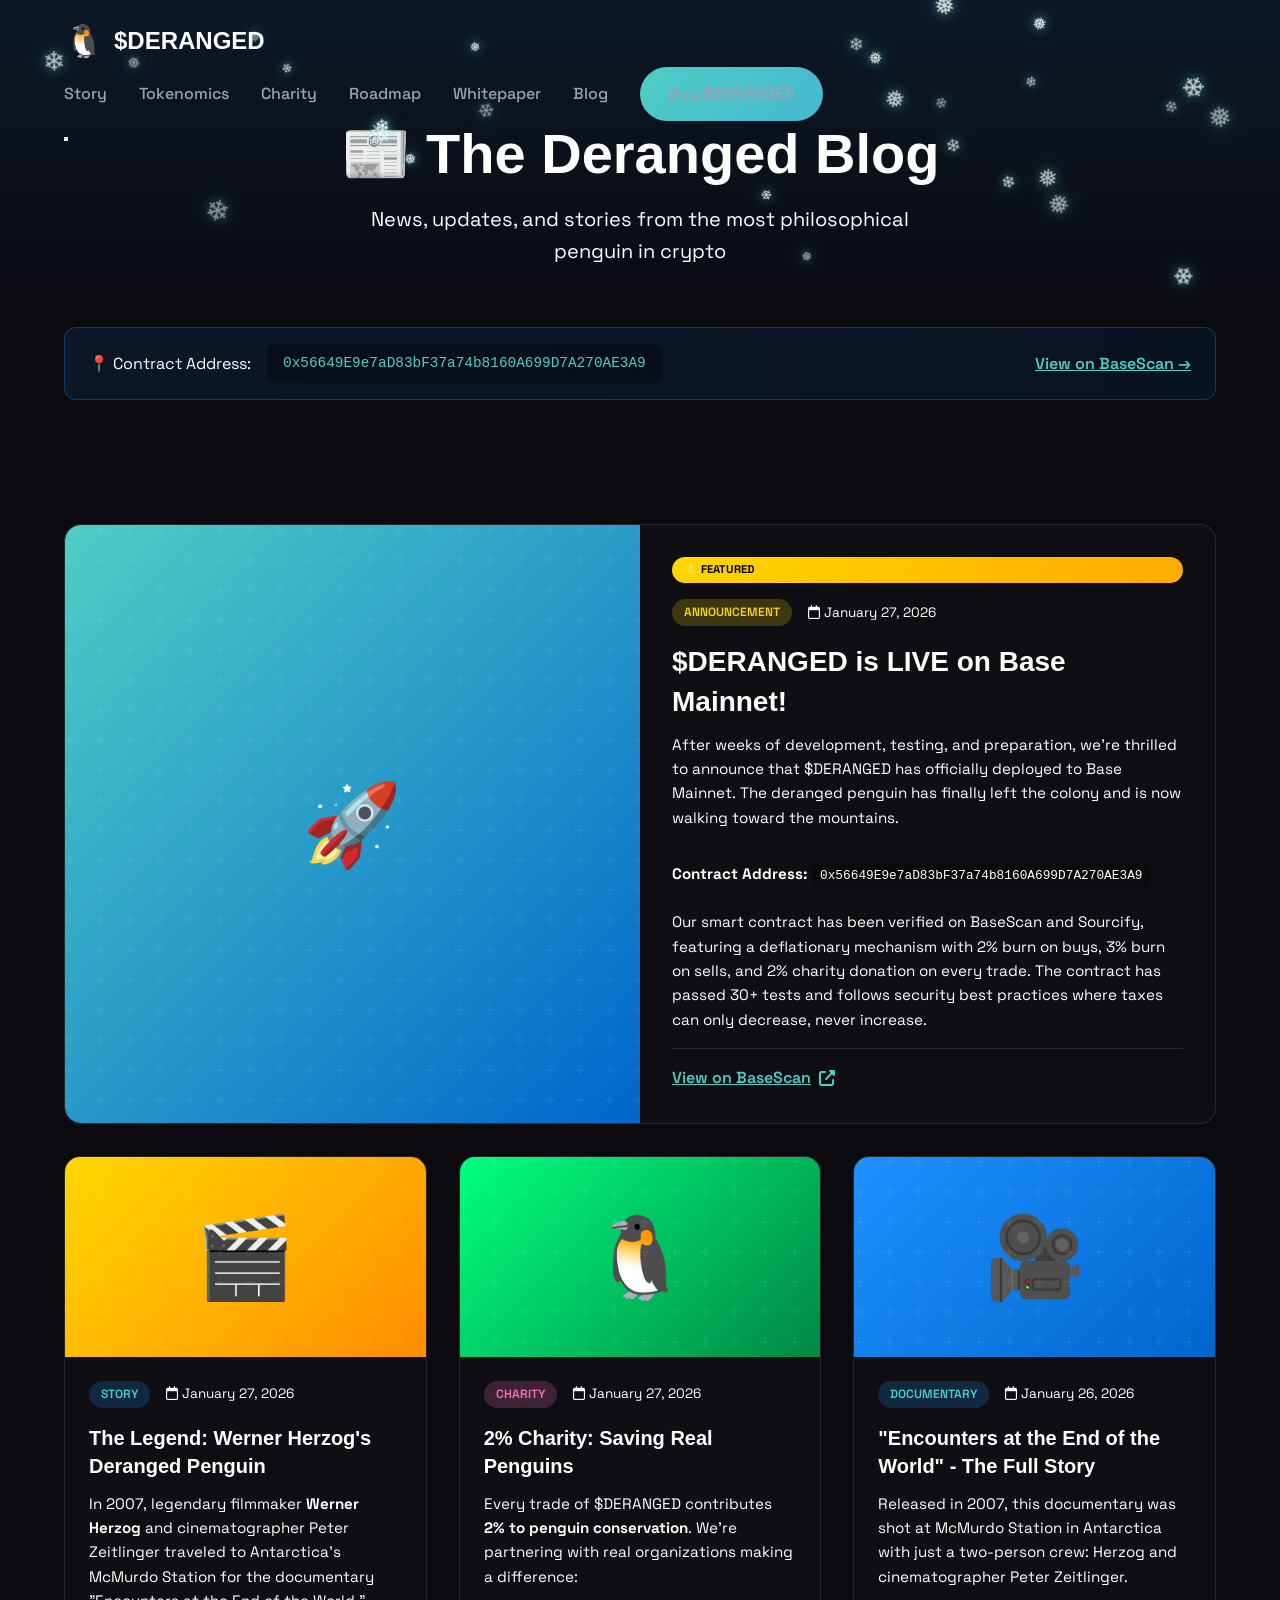
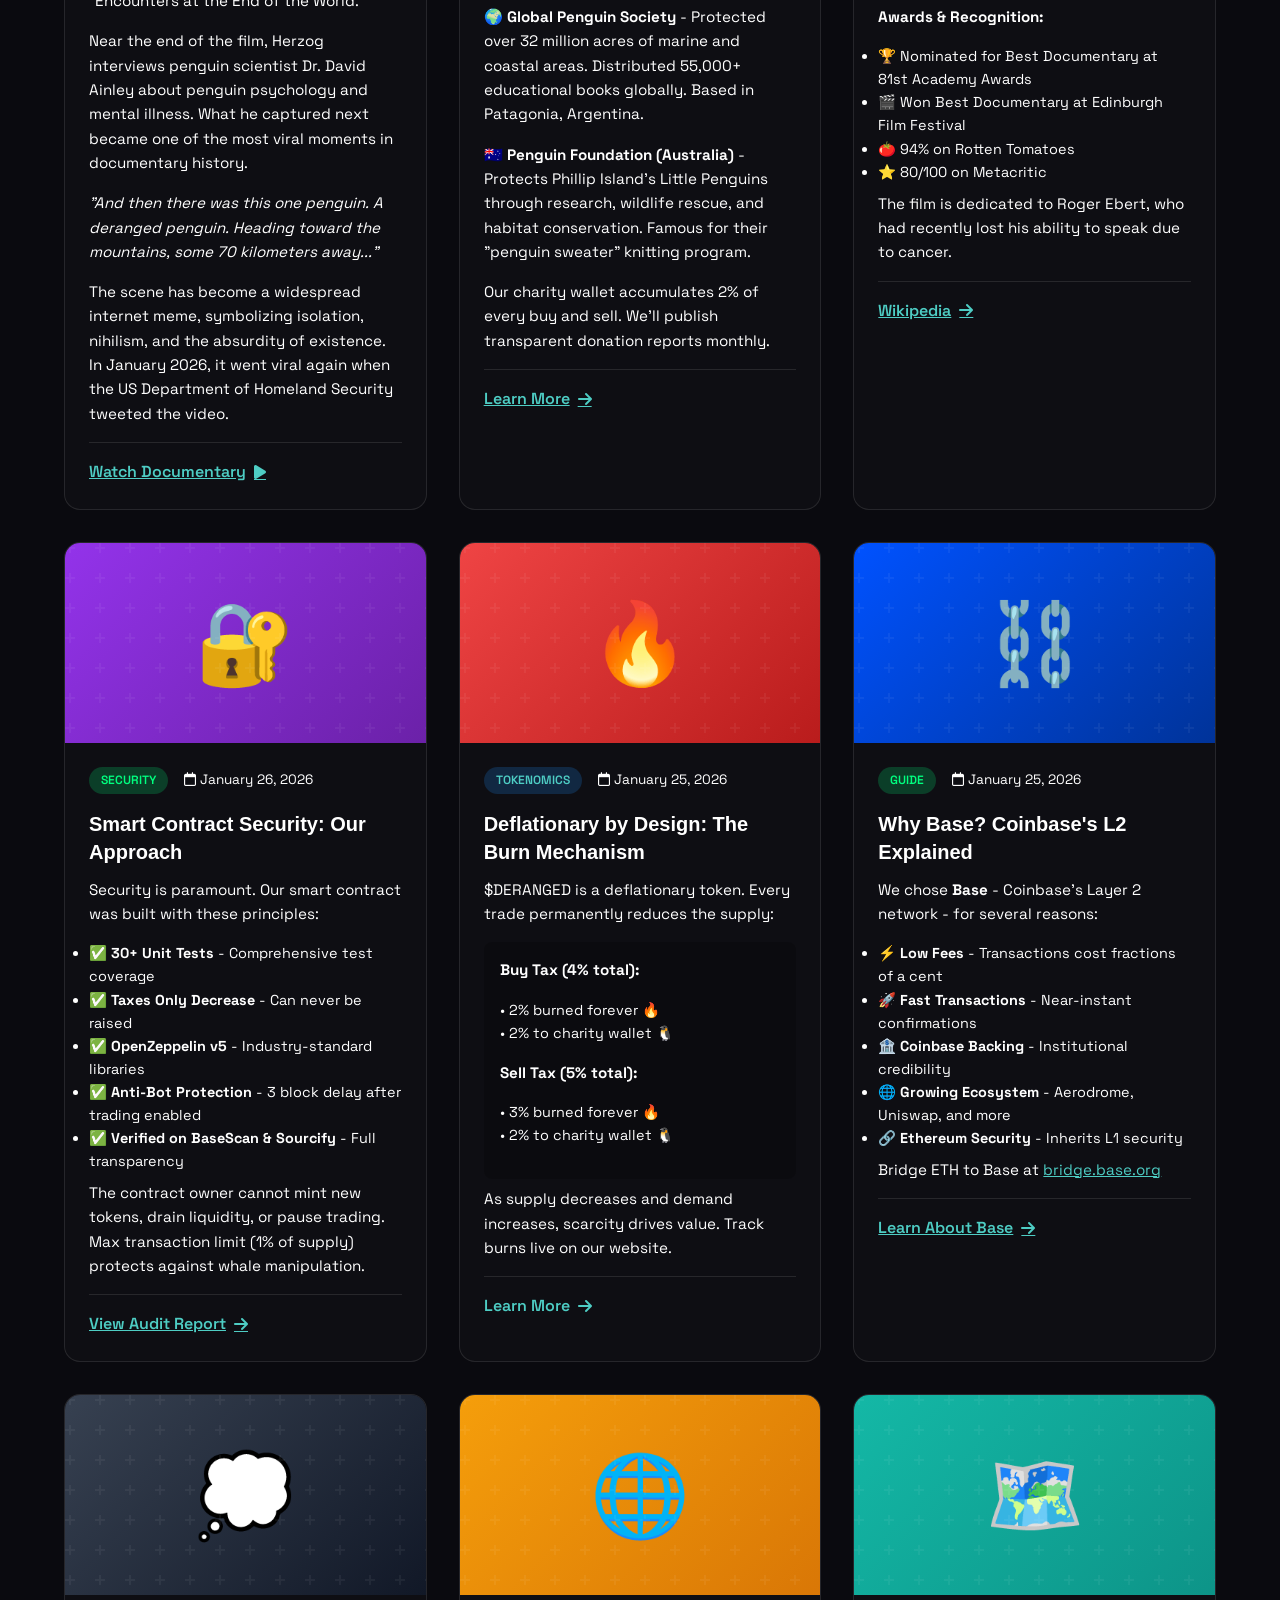
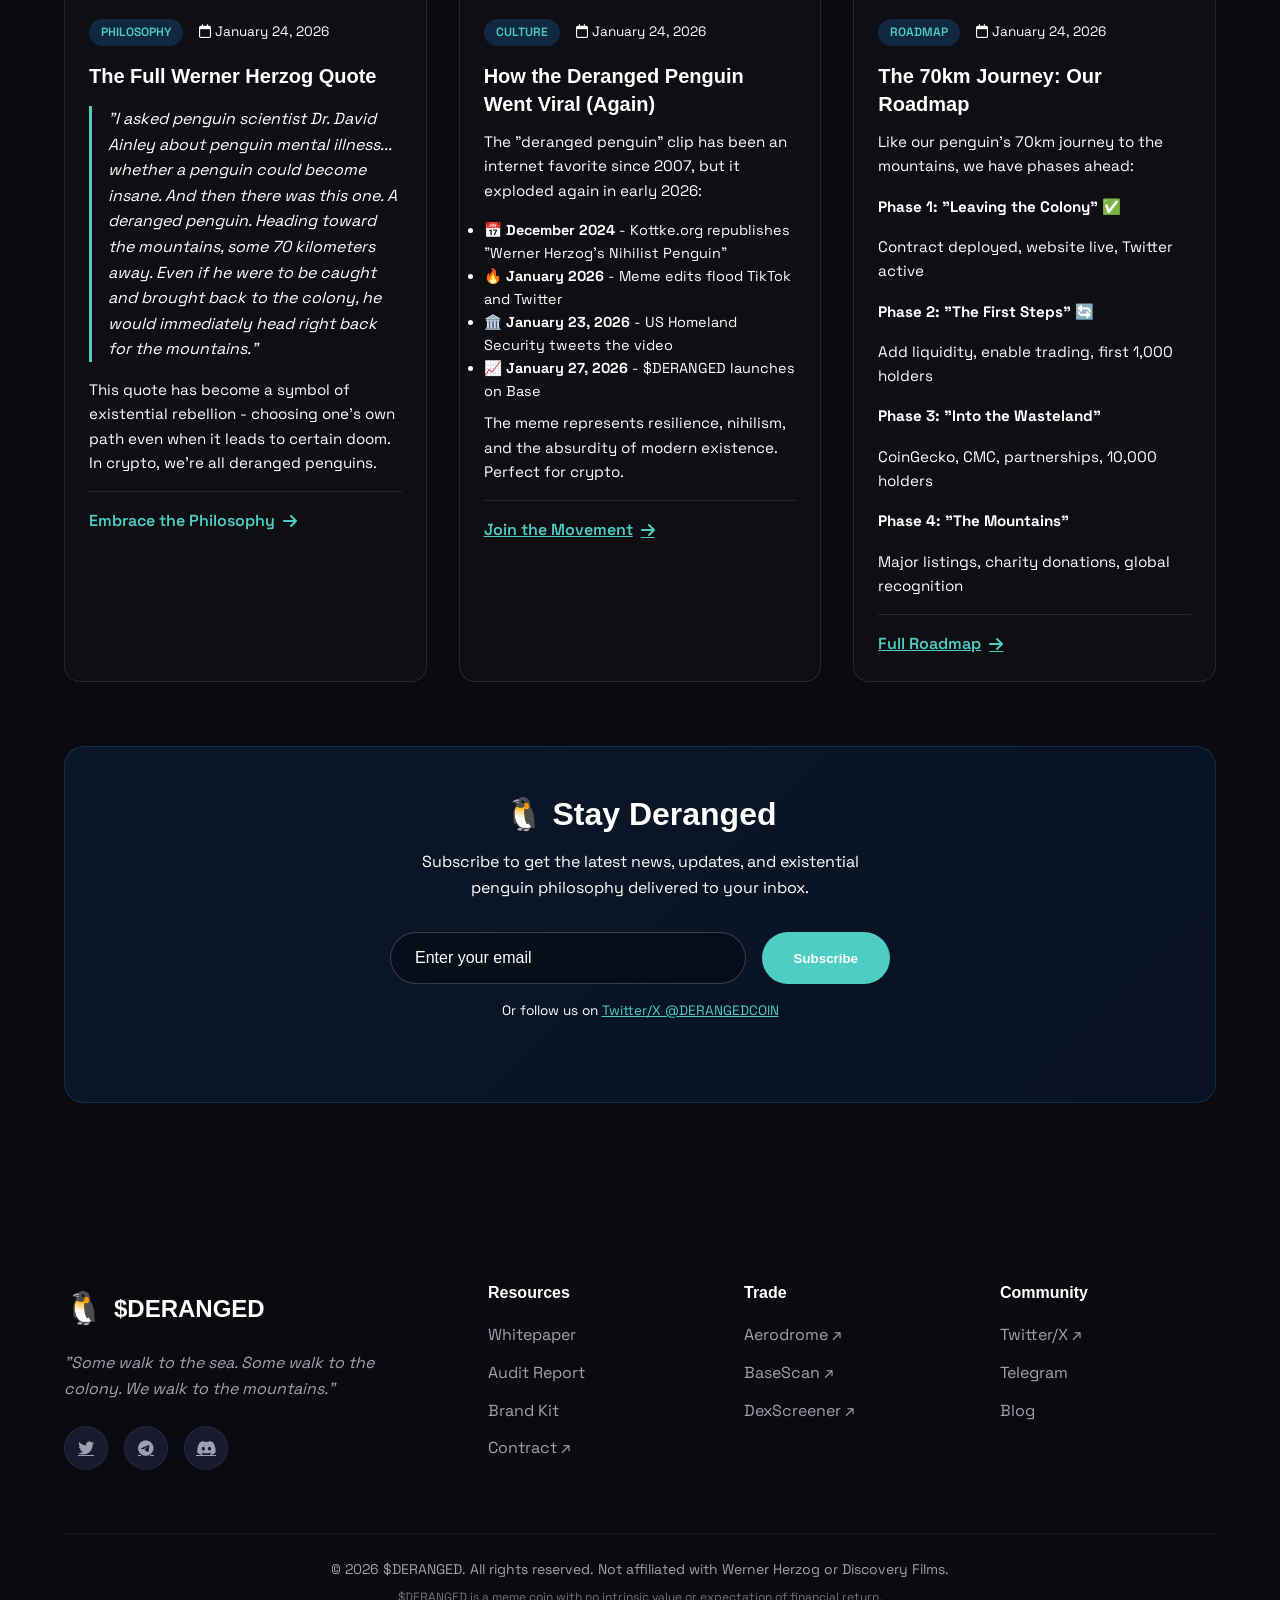
<file: blog.html>
<!DOCTYPE html>
<html lang="en">
<head>
    <meta charset="UTF-8">
    <meta name="viewport" content="width=device-width, initial-scale=1.0">
    <title>Blog | $DERANGED - The Deranged Penguin</title>
    <meta name="description" content="Latest news, updates, and stories from the $DERANGED community. Follow our journey to the mountains.">
    
    <!-- Favicon -->
    <link rel="icon" type="image/svg+xml" href="assets/favicon.svg">
    
    <!-- Fonts -->
    <link rel="preconnect" href="https://fonts.googleapis.com">
    <link rel="preconnect" href="https://fonts.gstatic.com" crossorigin>
    <link href="https://fonts.googleapis.com/css2?family=Space+Grotesk:wght@300;400;500;600;700&family=Inter:wght@300;400;500;600&display=swap" rel="stylesheet">
    
    <!-- Font Awesome -->
    <link rel="stylesheet" href="https://cdnjs.cloudflare.com/ajax/libs/font-awesome/6.4.0/css/all.min.css">
    
    <!-- Main Styles -->
    <link rel="stylesheet" href="styles.css">
    
    <style>
        /* Blog specific styles */
        .blog-hero {
            padding: 120px 0 60px;
            background: linear-gradient(180deg, rgba(30, 144, 255, 0.1) 0%, transparent 100%);
            text-align: center;
        }

        .blog-hero h1 {
            font-size: 3.5rem;
            margin-bottom: 1rem;
        }

        .blog-hero p {
            font-size: 1.25rem;
            color: var(--text-secondary);
            max-width: 600px;
            margin: 0 auto;
        }

        .blog-container {
            padding: 60px 0 100px;
        }

        .blog-grid {
            display: grid;
            grid-template-columns: repeat(auto-fill, minmax(350px, 1fr));
            gap: 2rem;
            margin-top: 2rem;
        }

        .blog-card {
            background: rgba(255, 255, 255, 0.02);
            border: 1px solid rgba(255, 255, 255, 0.1);
            border-radius: 16px;
            overflow: hidden;
            transition: all 0.3s ease;
        }

        .blog-card:hover {
            transform: translateY(-5px);
            border-color: var(--primary);
            box-shadow: 0 20px 40px rgba(30, 144, 255, 0.15);
        }

        .blog-card-image {
            height: 200px;
            background: linear-gradient(135deg, var(--primary) 0%, #0066cc 100%);
            display: flex;
            align-items: center;
            justify-content: center;
            font-size: 5rem;
            position: relative;
            overflow: hidden;
        }

        .blog-card-image::before {
            content: '';
            position: absolute;
            top: 0;
            left: 0;
            right: 0;
            bottom: 0;
            background: url("data:image/svg+xml,%3Csvg width='60' height='60' viewBox='0 0 60 60' xmlns='http://www.w3.org/2000/svg'%3E%3Cg fill='none' fill-rule='evenodd'%3E%3Cg fill='%23ffffff' fill-opacity='0.05'%3E%3Cpath d='M36 34v-4h-2v4h-4v2h4v4h2v-4h4v-2h-4zm0-30V0h-2v4h-4v2h4v4h2V6h4V4h-4zM6 34v-4H4v4H0v2h4v4h2v-4h4v-2H6zM6 4V0H4v4H0v2h4v4h2V6h4V4H6z'/%3E%3C/g%3E%3C/g%3E%3C/svg%3E");
        }

        .blog-card-content {
            padding: 1.5rem;
        }

        .blog-card-meta {
            display: flex;
            align-items: center;
            gap: 1rem;
            margin-bottom: 1rem;
            font-size: 0.85rem;
            color: var(--text-secondary);
        }

        .blog-card-tag {
            background: rgba(30, 144, 255, 0.2);
            color: var(--primary);
            padding: 0.25rem 0.75rem;
            border-radius: 20px;
            font-size: 0.75rem;
            font-weight: 600;
            text-transform: uppercase;
        }

        .blog-card-tag.announcement {
            background: rgba(255, 215, 0, 0.2);
            color: #ffd700;
        }

        .blog-card-tag.update {
            background: rgba(0, 255, 127, 0.2);
            color: #00ff7f;
        }

        .blog-card-tag.charity {
            background: rgba(255, 105, 180, 0.2);
            color: #ff69b4;
        }

        .blog-card h3 {
            font-size: 1.25rem;
            margin-bottom: 0.75rem;
            line-height: 1.4;
        }

        .blog-card h3 a {
            color: var(--text-primary);
            text-decoration: none;
            transition: color 0.3s ease;
        }

        .blog-card h3 a:hover {
            color: var(--primary);
        }

        .blog-card p {
            color: var(--text-secondary);
            font-size: 0.95rem;
            line-height: 1.6;
            margin-bottom: 1rem;
        }

        .blog-card-footer {
            display: flex;
            align-items: center;
            justify-content: space-between;
            padding-top: 1rem;
            border-top: 1px solid rgba(255, 255, 255, 0.1);
        }

        .read-more {
            color: var(--primary);
            font-weight: 600;
            display: flex;
            align-items: center;
            gap: 0.5rem;
            transition: gap 0.3s ease;
        }

        .read-more:hover {
            gap: 0.75rem;
        }

        /* Featured post */
        .featured-post {
            grid-column: 1 / -1;
            display: grid;
            grid-template-columns: 1fr 1fr;
            gap: 0;
        }

        .featured-post .blog-card-image {
            height: 100%;
            min-height: 350px;
            border-radius: 16px 0 0 16px;
        }

        .featured-post .blog-card-content {
            padding: 2rem;
            display: flex;
            flex-direction: column;
            justify-content: center;
        }

        .featured-post h3 {
            font-size: 1.75rem;
        }

        .featured-badge {
            background: linear-gradient(135deg, #ffd700, #ffaa00);
            color: #000;
            padding: 0.25rem 0.75rem;
            border-radius: 20px;
            font-size: 0.7rem;
            font-weight: 700;
            text-transform: uppercase;
            display: inline-block;
            margin-bottom: 1rem;
        }

        /* Newsletter */
        .newsletter-section {
            background: linear-gradient(135deg, rgba(30, 144, 255, 0.1) 0%, rgba(0, 102, 204, 0.1) 100%);
            border: 1px solid rgba(30, 144, 255, 0.2);
            border-radius: 20px;
            padding: 3rem;
            text-align: center;
            margin-top: 4rem;
        }

        .newsletter-section h2 {
            font-size: 2rem;
            margin-bottom: 1rem;
        }

        .newsletter-section p {
            color: var(--text-secondary);
            margin-bottom: 2rem;
            max-width: 500px;
            margin-left: auto;
            margin-right: auto;
        }

        .newsletter-form {
            display: flex;
            gap: 1rem;
            max-width: 500px;
            margin: 0 auto;
        }

        .newsletter-form input {
            flex: 1;
            padding: 1rem 1.5rem;
            border-radius: 50px;
            border: 1px solid rgba(255, 255, 255, 0.2);
            background: rgba(0, 0, 0, 0.3);
            color: var(--text-primary);
            font-size: 1rem;
        }

        .newsletter-form input::placeholder {
            color: var(--text-secondary);
        }

        .newsletter-form button {
            padding: 1rem 2rem;
            border-radius: 50px;
            background: var(--primary);
            color: white;
            font-weight: 600;
            border: none;
            cursor: pointer;
            transition: all 0.3s ease;
        }

        .newsletter-form button:hover {
            background: #0066cc;
            transform: scale(1.05);
        }

        /* Contract banner */
        .contract-banner {
            background: linear-gradient(90deg, rgba(30, 144, 255, 0.1), rgba(0, 102, 204, 0.1));
            border: 1px solid rgba(30, 144, 255, 0.3);
            border-radius: 12px;
            padding: 1rem 1.5rem;
            margin-bottom: 2rem;
            display: flex;
            align-items: center;
            justify-content: space-between;
            flex-wrap: wrap;
            gap: 1rem;
        }

        .contract-banner-text {
            display: flex;
            align-items: center;
            gap: 1rem;
        }

        .contract-banner-text span {
            color: var(--text-secondary);
        }

        .contract-banner code {
            background: rgba(0, 0, 0, 0.3);
            padding: 0.5rem 1rem;
            border-radius: 8px;
            font-family: monospace;
            font-size: 0.9rem;
            color: var(--primary);
        }

        .contract-banner a {
            color: var(--primary);
            font-weight: 600;
        }

        @media (max-width: 768px) {
            .blog-hero h1 {
                font-size: 2.5rem;
            }

            .featured-post {
                grid-template-columns: 1fr;
            }

            .featured-post .blog-card-image {
                border-radius: 16px 16px 0 0;
                min-height: 200px;
            }

            .blog-grid {
                grid-template-columns: 1fr;
            }

            .newsletter-form {
                flex-direction: column;
            }

            .contract-banner {
                flex-direction: column;
                text-align: center;
            }

            .contract-banner code {
                font-size: 0.7rem;
                word-break: break-all;
            }
        }
    </style>
</head>
<body>
    <!-- Navigation -->
    <nav class="navbar">
        <div class="container">
            <a href="index.html" class="logo">
                <span class="logo-icon">🐧</span>
                <span class="logo-text">$DERANGED</span>
            </a>
            <div class="nav-links">
                <a href="index.html#story">Story</a>
                <a href="index.html#tokenomics">Tokenomics</a>
                <a href="index.html#charity">Charity</a>
                <a href="index.html#roadmap">Roadmap</a>
                <a href="whitepaper.html">Whitepaper</a>
                <a href="blog.html" class="active">Blog</a>
                <a href="https://aerodrome.finance/swap?to=0x56649E9e7aD83bF37a74b8160A699D7A270AE3A9" class="btn btn-primary" target="_blank">Buy $DERANGED</a>
            </div>
            <button class="mobile-menu-btn">
                <span></span>
                <span></span>
                <span></span>
            </button>
        </div>
    </nav>

    <!-- Blog Hero -->
    <section class="blog-hero">
        <div class="container">
            <h1>📰 The Deranged Blog</h1>
            <p>News, updates, and stories from the most philosophical penguin in crypto</p>
        </div>
    </section>

    <!-- Contract Banner -->
    <section class="container">
        <div class="contract-banner">
            <div class="contract-banner-text">
                <span>📍 Contract Address:</span>
                <code>0x56649E9e7aD83bF37a74b8160A699D7A270AE3A9</code>
            </div>
            <a href="https://basescan.org/address/0x56649E9e7aD83bF37a74b8160A699D7A270AE3A9" target="_blank">View on BaseScan →</a>
        </div>
    </section>

    <!-- Blog Posts -->
    <section class="blog-container">
        <div class="container">
            <div class="blog-grid">

                <!-- Featured Post - Launch Announcement -->
                <article class="blog-card featured-post">
                    <div class="blog-card-image">
                        🚀
                    </div>
                    <div class="blog-card-content">
                        <span class="featured-badge">⭐ Featured</span>
                        <div class="blog-card-meta">
                            <span class="blog-card-tag announcement">Announcement</span>
                            <span><i class="far fa-calendar"></i> January 27, 2026</span>
                        </div>
                        <h3><a href="#post-launch">$DERANGED is LIVE on Base Mainnet!</a></h3>
                        <p>After weeks of development, testing, and preparation, we're thrilled to announce that $DERANGED has officially deployed to Base Mainnet. The deranged penguin has finally left the colony and is now walking toward the mountains.</p>
                        <p style="margin-top: 1rem;"><strong>Contract Address:</strong> <code style="background: rgba(0,0,0,0.3); padding: 0.25rem 0.5rem; border-radius: 4px; font-size: 0.8rem;">0x56649E9e7aD83bF37a74b8160A699D7A270AE3A9</code></p>
                        <p style="margin-top: 0.5rem;">Our smart contract has been verified on BaseScan and Sourcify, featuring a deflationary mechanism with 2% burn on buys, 3% burn on sells, and 2% charity donation on every trade. The contract has passed 30+ tests and follows security best practices where taxes can only decrease, never increase.</p>
                        <div class="blog-card-footer">
                            <a href="https://basescan.org/address/0x56649E9e7aD83bF37a74b8160A699D7A270AE3A9" target="_blank" class="read-more">View on BaseScan <i class="fas fa-external-link-alt"></i></a>
                        </div>
                    </div>
                </article>

                <!-- Post 2 - The Legend -->
                <article class="blog-card" id="post-legend">
                    <div class="blog-card-image" style="background: linear-gradient(135deg, #ffd700 0%, #ff8c00 100%);">
                        🎬
                    </div>
                    <div class="blog-card-content">
                        <div class="blog-card-meta">
                            <span class="blog-card-tag">Story</span>
                            <span><i class="far fa-calendar"></i> January 27, 2026</span>
                        </div>
                        <h3><a href="#post-legend">The Legend: Werner Herzog's Deranged Penguin</a></h3>
                        <p>In 2007, legendary filmmaker <strong>Werner Herzog</strong> and cinematographer Peter Zeitlinger traveled to Antarctica's McMurdo Station for the documentary "Encounters at the End of the World."</p>
                        <p style="margin-top: 0.5rem;">Near the end of the film, Herzog interviews penguin scientist Dr. David Ainley about penguin psychology and mental illness. What he captured next became one of the most viral moments in documentary history.</p>
                        <p style="margin-top: 0.5rem;"><em>"And then there was this one penguin. A deranged penguin. Heading toward the mountains, some 70 kilometers away..."</em></p>
                        <p style="margin-top: 0.5rem;">The scene has become a widespread internet meme, symbolizing isolation, nihilism, and the absurdity of existence. In January 2026, it went viral again when the US Department of Homeland Security tweeted the video.</p>
                        <div class="blog-card-footer">
                            <a href="https://www.youtube.com/watch?v=6BB3YRtzRxE" target="_blank" class="read-more">Watch Documentary <i class="fas fa-play"></i></a>
                        </div>
                    </div>
                </article>

                <!-- Post 3 - Charity -->
                <article class="blog-card" id="post-charity">
                    <div class="blog-card-image" style="background: linear-gradient(135deg, #00ff7f 0%, #008844 100%);">
                        🐧
                    </div>
                    <div class="blog-card-content">
                        <div class="blog-card-meta">
                            <span class="blog-card-tag charity">Charity</span>
                            <span><i class="far fa-calendar"></i> January 27, 2026</span>
                        </div>
                        <h3><a href="#post-charity">2% Charity: Saving Real Penguins</a></h3>
                        <p>Every trade of $DERANGED contributes <strong>2% to penguin conservation</strong>. We're partnering with real organizations making a difference:</p>
                        <p style="margin-top: 0.5rem;"><strong>🌍 Global Penguin Society</strong> - Protected over 32 million acres of marine and coastal areas. Distributed 55,000+ educational books globally. Based in Patagonia, Argentina.</p>
                        <p style="margin-top: 0.5rem;"><strong>🇦🇺 Penguin Foundation (Australia)</strong> - Protects Phillip Island's Little Penguins through research, wildlife rescue, and habitat conservation. Famous for their "penguin sweater" knitting program.</p>
                        <p style="margin-top: 0.5rem;">Our charity wallet accumulates 2% of every buy and sell. We'll publish transparent donation reports monthly.</p>
                        <div class="blog-card-footer">
                            <a href="https://www.globalpenguinsociety.org/" target="_blank" class="read-more">Learn More <i class="fas fa-arrow-right"></i></a>
                        </div>
                    </div>
                </article>

                <!-- Post 4 - Documentary Deep Dive -->
                <article class="blog-card" id="post-documentary">
                    <div class="blog-card-image" style="background: linear-gradient(135deg, #1e90ff 0%, #0066cc 100%);">
                        🎥
                    </div>
                    <div class="blog-card-content">
                        <div class="blog-card-meta">
                            <span class="blog-card-tag">Documentary</span>
                            <span><i class="far fa-calendar"></i> January 26, 2026</span>
                        </div>
                        <h3><a href="#post-documentary">"Encounters at the End of the World" - The Full Story</a></h3>
                        <p>Released in 2007, this documentary was shot at McMurdo Station in Antarctica with just a two-person crew: Herzog and cinematographer Peter Zeitlinger.</p>
                        <p style="margin-top: 0.5rem;"><strong>Awards & Recognition:</strong></p>
                        <ul style="margin-top: 0.5rem; color: var(--text-secondary); font-size: 0.9rem;">
                            <li>🏆 Nominated for Best Documentary at 81st Academy Awards</li>
                            <li>🎬 Won Best Documentary at Edinburgh Film Festival</li>
                            <li>🍅 94% on Rotten Tomatoes</li>
                            <li>⭐ 80/100 on Metacritic</li>
                        </ul>
                        <p style="margin-top: 0.5rem;">The film is dedicated to Roger Ebert, who had recently lost his ability to speak due to cancer.</p>
                        <div class="blog-card-footer">
                            <a href="https://en.wikipedia.org/wiki/Encounters_at_the_End_of_the_World" target="_blank" class="read-more">Wikipedia <i class="fas fa-arrow-right"></i></a>
                        </div>
                    </div>
                </article>

                <!-- Post 5 - Security -->
                <article class="blog-card" id="post-security">
                    <div class="blog-card-image" style="background: linear-gradient(135deg, #9333ea 0%, #6b21a8 100%);">
                        🔐
                    </div>
                    <div class="blog-card-content">
                        <div class="blog-card-meta">
                            <span class="blog-card-tag update">Security</span>
                            <span><i class="far fa-calendar"></i> January 26, 2026</span>
                        </div>
                        <h3><a href="#post-security">Smart Contract Security: Our Approach</a></h3>
                        <p>Security is paramount. Our smart contract was built with these principles:</p>
                        <ul style="margin-top: 0.5rem; color: var(--text-secondary); font-size: 0.9rem;">
                            <li>✅ <strong>30+ Unit Tests</strong> - Comprehensive test coverage</li>
                            <li>✅ <strong>Taxes Only Decrease</strong> - Can never be raised</li>
                            <li>✅ <strong>OpenZeppelin v5</strong> - Industry-standard libraries</li>
                            <li>✅ <strong>Anti-Bot Protection</strong> - 3 block delay after trading enabled</li>
                            <li>✅ <strong>Verified on BaseScan & Sourcify</strong> - Full transparency</li>
                        </ul>
                        <p style="margin-top: 0.5rem;">The contract owner cannot mint new tokens, drain liquidity, or pause trading. Max transaction limit (1% of supply) protects against whale manipulation.</p>
                        <div class="blog-card-footer">
                            <a href="audit.html" class="read-more">View Audit Report <i class="fas fa-arrow-right"></i></a>
                        </div>
                    </div>
                </article>

                <!-- Post 6 - Burn Mechanism -->
                <article class="blog-card" id="post-burn">
                    <div class="blog-card-image" style="background: linear-gradient(135deg, #ef4444 0%, #b91c1c 100%);">
                        🔥
                    </div>
                    <div class="blog-card-content">
                        <div class="blog-card-meta">
                            <span class="blog-card-tag">Tokenomics</span>
                            <span><i class="far fa-calendar"></i> January 25, 2026</span>
                        </div>
                        <h3><a href="#post-burn">Deflationary by Design: The Burn Mechanism</a></h3>
                        <p>$DERANGED is a deflationary token. Every trade permanently reduces the supply:</p>
                        <div style="margin-top: 1rem; padding: 1rem; background: rgba(0,0,0,0.2); border-radius: 8px;">
                            <p><strong>Buy Tax (4% total):</strong></p>
                            <p style="font-size: 0.9rem; color: var(--text-secondary);">• 2% burned forever 🔥<br>• 2% to charity wallet 🐧</p>
                            <p style="margin-top: 0.5rem;"><strong>Sell Tax (5% total):</strong></p>
                            <p style="font-size: 0.9rem; color: var(--text-secondary);">• 3% burned forever 🔥<br>• 2% to charity wallet 🐧</p>
                        </div>
                        <p style="margin-top: 0.5rem;">As supply decreases and demand increases, scarcity drives value. Track burns live on our website.</p>
                        <div class="blog-card-footer">
                            <span class="read-more">Learn More <i class="fas fa-arrow-right"></i></span>
                        </div>
                    </div>
                </article>

                <!-- Post 7 - Why Base -->
                <article class="blog-card" id="post-base">
                    <div class="blog-card-image" style="background: linear-gradient(135deg, #0052FF 0%, #003399 100%);">
                        ⛓️
                    </div>
                    <div class="blog-card-content">
                        <div class="blog-card-meta">
                            <span class="blog-card-tag update">Guide</span>
                            <span><i class="far fa-calendar"></i> January 25, 2026</span>
                        </div>
                        <h3><a href="#post-base">Why Base? Coinbase's L2 Explained</a></h3>
                        <p>We chose <strong>Base</strong> - Coinbase's Layer 2 network - for several reasons:</p>
                        <ul style="margin-top: 0.5rem; color: var(--text-secondary); font-size: 0.9rem;">
                            <li>⚡ <strong>Low Fees</strong> - Transactions cost fractions of a cent</li>
                            <li>🚀 <strong>Fast Transactions</strong> - Near-instant confirmations</li>
                            <li>🏦 <strong>Coinbase Backing</strong> - Institutional credibility</li>
                            <li>🌐 <strong>Growing Ecosystem</strong> - Aerodrome, Uniswap, and more</li>
                            <li>🔗 <strong>Ethereum Security</strong> - Inherits L1 security</li>
                        </ul>
                        <p style="margin-top: 0.5rem;">Bridge ETH to Base at <a href="https://bridge.base.org" target="_blank" style="color: var(--primary);">bridge.base.org</a></p>
                        <div class="blog-card-footer">
                            <a href="https://base.org" target="_blank" class="read-more">Learn About Base <i class="fas fa-arrow-right"></i></a>
                        </div>
                    </div>
                </article>

                <!-- Post 8 - The Quote -->
                <article class="blog-card" id="post-quote">
                    <div class="blog-card-image" style="background: linear-gradient(135deg, #374151 0%, #111827 100%);">
                        💭
                    </div>
                    <div class="blog-card-content">
                        <div class="blog-card-meta">
                            <span class="blog-card-tag">Philosophy</span>
                            <span><i class="far fa-calendar"></i> January 24, 2026</span>
                        </div>
                        <h3><a href="#post-quote">The Full Werner Herzog Quote</a></h3>
                        <blockquote style="border-left: 3px solid var(--primary); padding-left: 1rem; margin: 1rem 0; font-style: italic; color: var(--text-secondary);">
                            "I asked penguin scientist Dr. David Ainley about penguin mental illness... whether a penguin could become insane. And then there was this one. A deranged penguin. Heading toward the mountains, some 70 kilometers away. Even if he were to be caught and brought back to the colony, he would immediately head right back for the mountains."
                        </blockquote>
                        <p style="margin-top: 0.5rem;">This quote has become a symbol of existential rebellion - choosing one's own path even when it leads to certain doom. In crypto, we're all deranged penguins.</p>
                        <div class="blog-card-footer">
                            <span class="read-more">Embrace the Philosophy <i class="fas fa-arrow-right"></i></span>
                        </div>
                    </div>
                </article>

                <!-- Post 9 - Internet Meme History -->
                <article class="blog-card" id="post-meme">
                    <div class="blog-card-image" style="background: linear-gradient(135deg, #f59e0b 0%, #d97706 100%);">
                        🌐
                    </div>
                    <div class="blog-card-content">
                        <div class="blog-card-meta">
                            <span class="blog-card-tag">Culture</span>
                            <span><i class="far fa-calendar"></i> January 24, 2026</span>
                        </div>
                        <h3><a href="#post-meme">How the Deranged Penguin Went Viral (Again)</a></h3>
                        <p>The "deranged penguin" clip has been an internet favorite since 2007, but it exploded again in early 2026:</p>
                        <ul style="margin-top: 0.5rem; color: var(--text-secondary); font-size: 0.9rem;">
                            <li>📅 <strong>December 2024</strong> - Kottke.org republishes "Werner Herzog's Nihilist Penguin"</li>
                            <li>🔥 <strong>January 2026</strong> - Meme edits flood TikTok and Twitter</li>
                            <li>🏛️ <strong>January 23, 2026</strong> - US Homeland Security tweets the video</li>
                            <li>📈 <strong>January 27, 2026</strong> - $DERANGED launches on Base</li>
                        </ul>
                        <p style="margin-top: 0.5rem;">The meme represents resilience, nihilism, and the absurdity of modern existence. Perfect for crypto.</p>
                        <div class="blog-card-footer">
                            <a href="https://x.com/DERANGEDCOIN" target="_blank" class="read-more">Join the Movement <i class="fas fa-arrow-right"></i></a>
                        </div>
                    </div>
                </article>

                <!-- Post 10 - Roadmap -->
                <article class="blog-card" id="post-roadmap">
                    <div class="blog-card-image" style="background: linear-gradient(135deg, #14b8a6 0%, #0d9488 100%);">
                        🗺️
                    </div>
                    <div class="blog-card-content">
                        <div class="blog-card-meta">
                            <span class="blog-card-tag">Roadmap</span>
                            <span><i class="far fa-calendar"></i> January 24, 2026</span>
                        </div>
                        <h3><a href="#post-roadmap">The 70km Journey: Our Roadmap</a></h3>
                        <p>Like our penguin's 70km journey to the mountains, we have phases ahead:</p>
                        <div style="margin-top: 0.5rem; font-size: 0.9rem;">
                            <p><strong>Phase 1: "Leaving the Colony"</strong> ✅</p>
                            <p style="color: var(--text-secondary);">Contract deployed, website live, Twitter active</p>
                            <p style="margin-top: 0.5rem;"><strong>Phase 2: "The First Steps"</strong> 🔄</p>
                            <p style="color: var(--text-secondary);">Add liquidity, enable trading, first 1,000 holders</p>
                            <p style="margin-top: 0.5rem;"><strong>Phase 3: "Into the Wasteland"</strong></p>
                            <p style="color: var(--text-secondary);">CoinGecko, CMC, partnerships, 10,000 holders</p>
                            <p style="margin-top: 0.5rem;"><strong>Phase 4: "The Mountains"</strong></p>
                            <p style="color: var(--text-secondary);">Major listings, charity donations, global recognition</p>
                        </div>
                        <div class="blog-card-footer">
                            <a href="index.html#roadmap" class="read-more">Full Roadmap <i class="fas fa-arrow-right"></i></a>
                        </div>
                    </div>
                </article>

            </div>

            <!-- Newsletter Section -->
            <div class="newsletter-section">
                <h2>🐧 Stay Deranged</h2>
                <p>Subscribe to get the latest news, updates, and existential penguin philosophy delivered to your inbox.</p>
                <form class="newsletter-form" onsubmit="event.preventDefault(); alert('Newsletter coming soon! Follow us on Twitter for now.');">
                    <input type="email" placeholder="Enter your email" required>
                    <button type="submit">Subscribe</button>
                </form>
                <p style="margin-top: 1rem; font-size: 0.85rem; color: var(--text-secondary);">
                    Or follow us on <a href="https://x.com/DERANGEDCOIN" target="_blank" style="color: var(--primary);">Twitter/X @DERANGEDCOIN</a>
                </p>
            </div>
        </div>
    </section>

    <!-- Footer -->
    <footer class="footer">
        <div class="container">
            <div class="footer-content">
                <div class="footer-brand">
                    <a href="index.html" class="footer-logo">
                        <span class="logo-icon">🐧</span>
                        <span class="logo-text">$DERANGED</span>
                    </a>
                    <p class="footer-tagline">"Some walk to the sea. Some walk to the colony. We walk to the mountains."</p>
                    <div class="footer-socials">
                        <a href="https://x.com/DERANGEDCOIN" target="_blank"><i class="fab fa-twitter"></i></a>
                        <a href="#"><i class="fab fa-telegram"></i></a>
                        <a href="#"><i class="fab fa-discord"></i></a>
                    </div>
                </div>

                <div class="footer-links">
                    <div class="footer-column">
                        <h4>Resources</h4>
                        <ul>
                            <li><a href="whitepaper.html">Whitepaper</a></li>
                            <li><a href="audit.html">Audit Report</a></li>
                            <li><a href="brandkit.html">Brand Kit</a></li>
                            <li><a href="https://basescan.org/address/0x56649E9e7aD83bF37a74b8160A699D7A270AE3A9" target="_blank">Contract ↗</a></li>
                        </ul>
                    </div>
                    <div class="footer-column">
                        <h4>Trade</h4>
                        <ul>
                            <li><a href="https://aerodrome.finance/swap?to=0x56649E9e7aD83bF37a74b8160A699D7A270AE3A9" target="_blank">Aerodrome ↗</a></li>
                            <li><a href="https://basescan.org/token/0x56649E9e7aD83bF37a74b8160A699D7A270AE3A9" target="_blank">BaseScan ↗</a></li>
                            <li><a href="https://dexscreener.com/base/0x56649E9e7aD83bF37a74b8160A699D7A270AE3A9" target="_blank">DexScreener ↗</a></li>
                        </ul>
                    </div>
                    <div class="footer-column">
                        <h4>Community</h4>
                        <ul>
                            <li><a href="https://x.com/DERANGEDCOIN" target="_blank">Twitter/X ↗</a></li>
                            <li><a href="#">Telegram</a></li>
                            <li><a href="blog.html">Blog</a></li>
                        </ul>
                    </div>
                </div>
            </div>

            <div class="footer-bottom">
                <p class="copyright">© 2026 $DERANGED. All rights reserved. Not affiliated with Werner Herzog or Discovery Films.</p>
                <p class="disclaimer">$DERANGED is a meme coin with no intrinsic value or expectation of financial return.</p>
            </div>
        </div>
    </footer>

    <script src="script.js"></script>
</body>
</html>
</file>
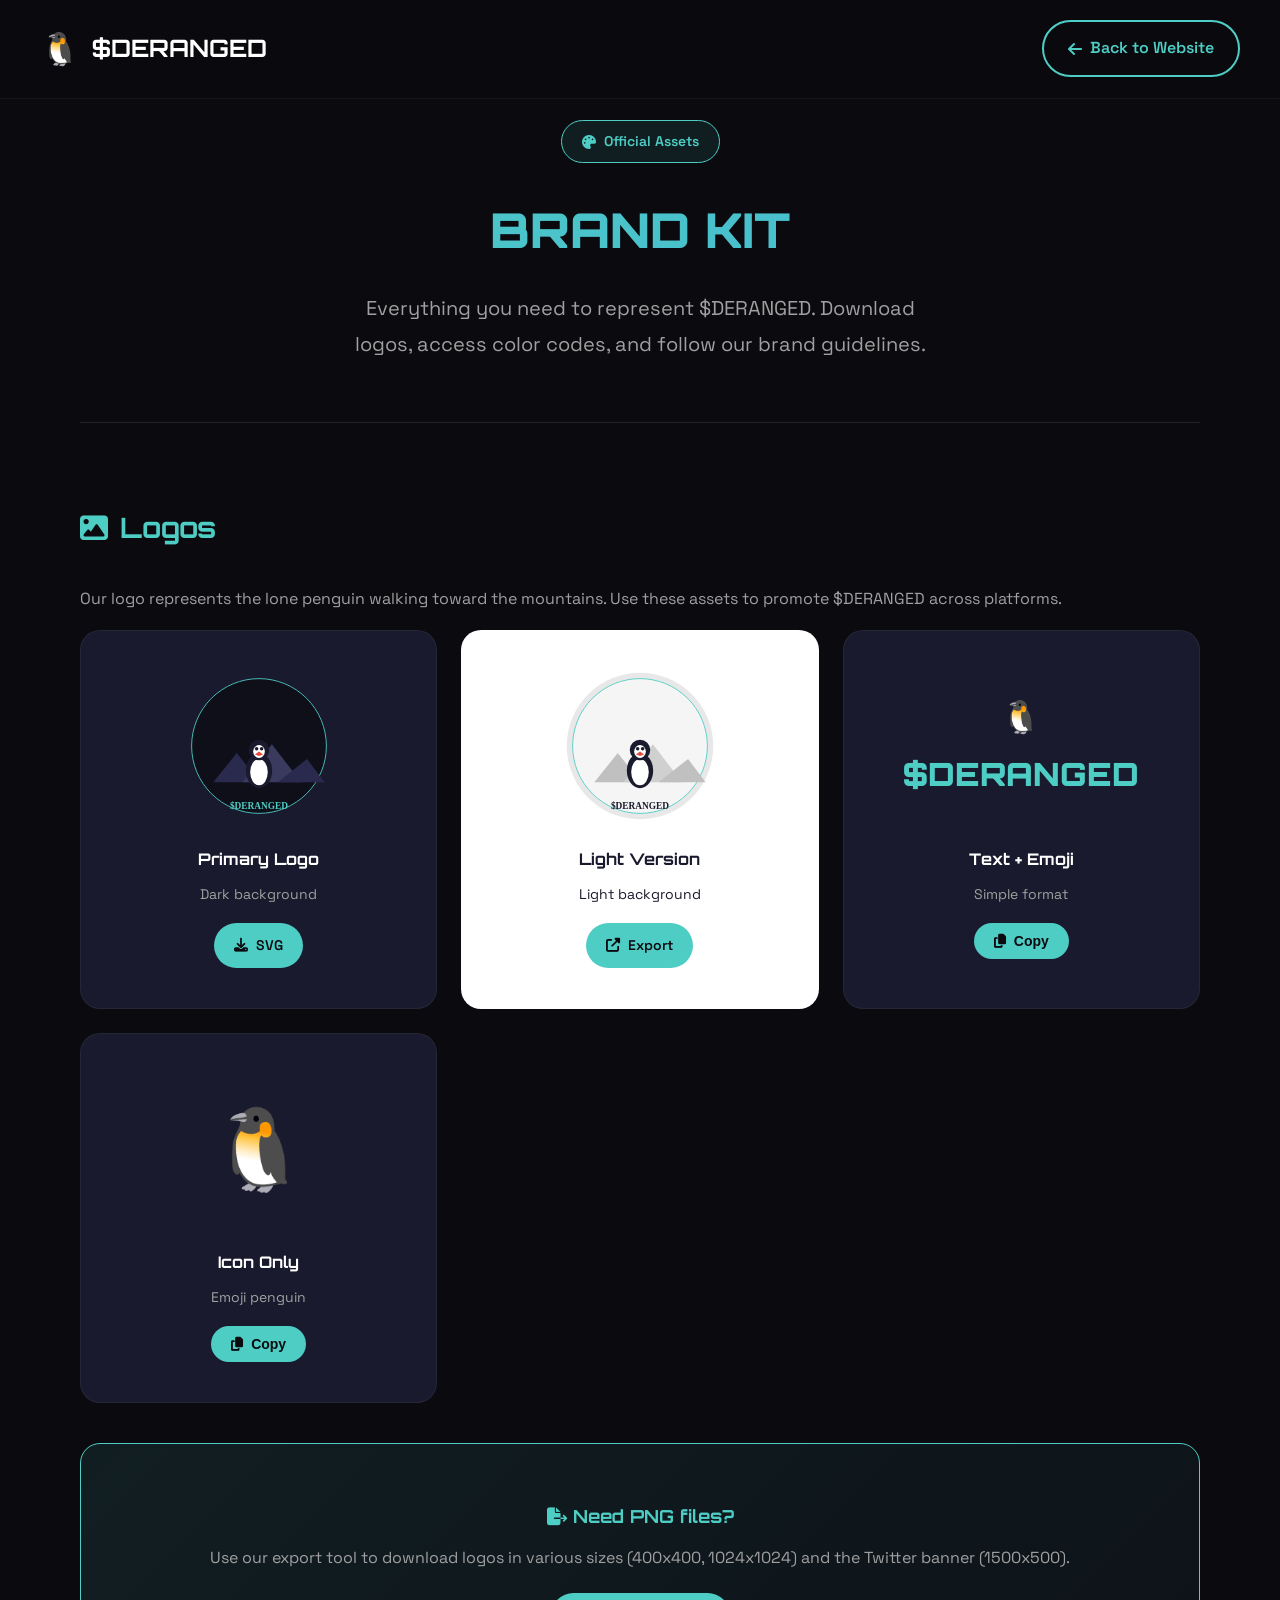
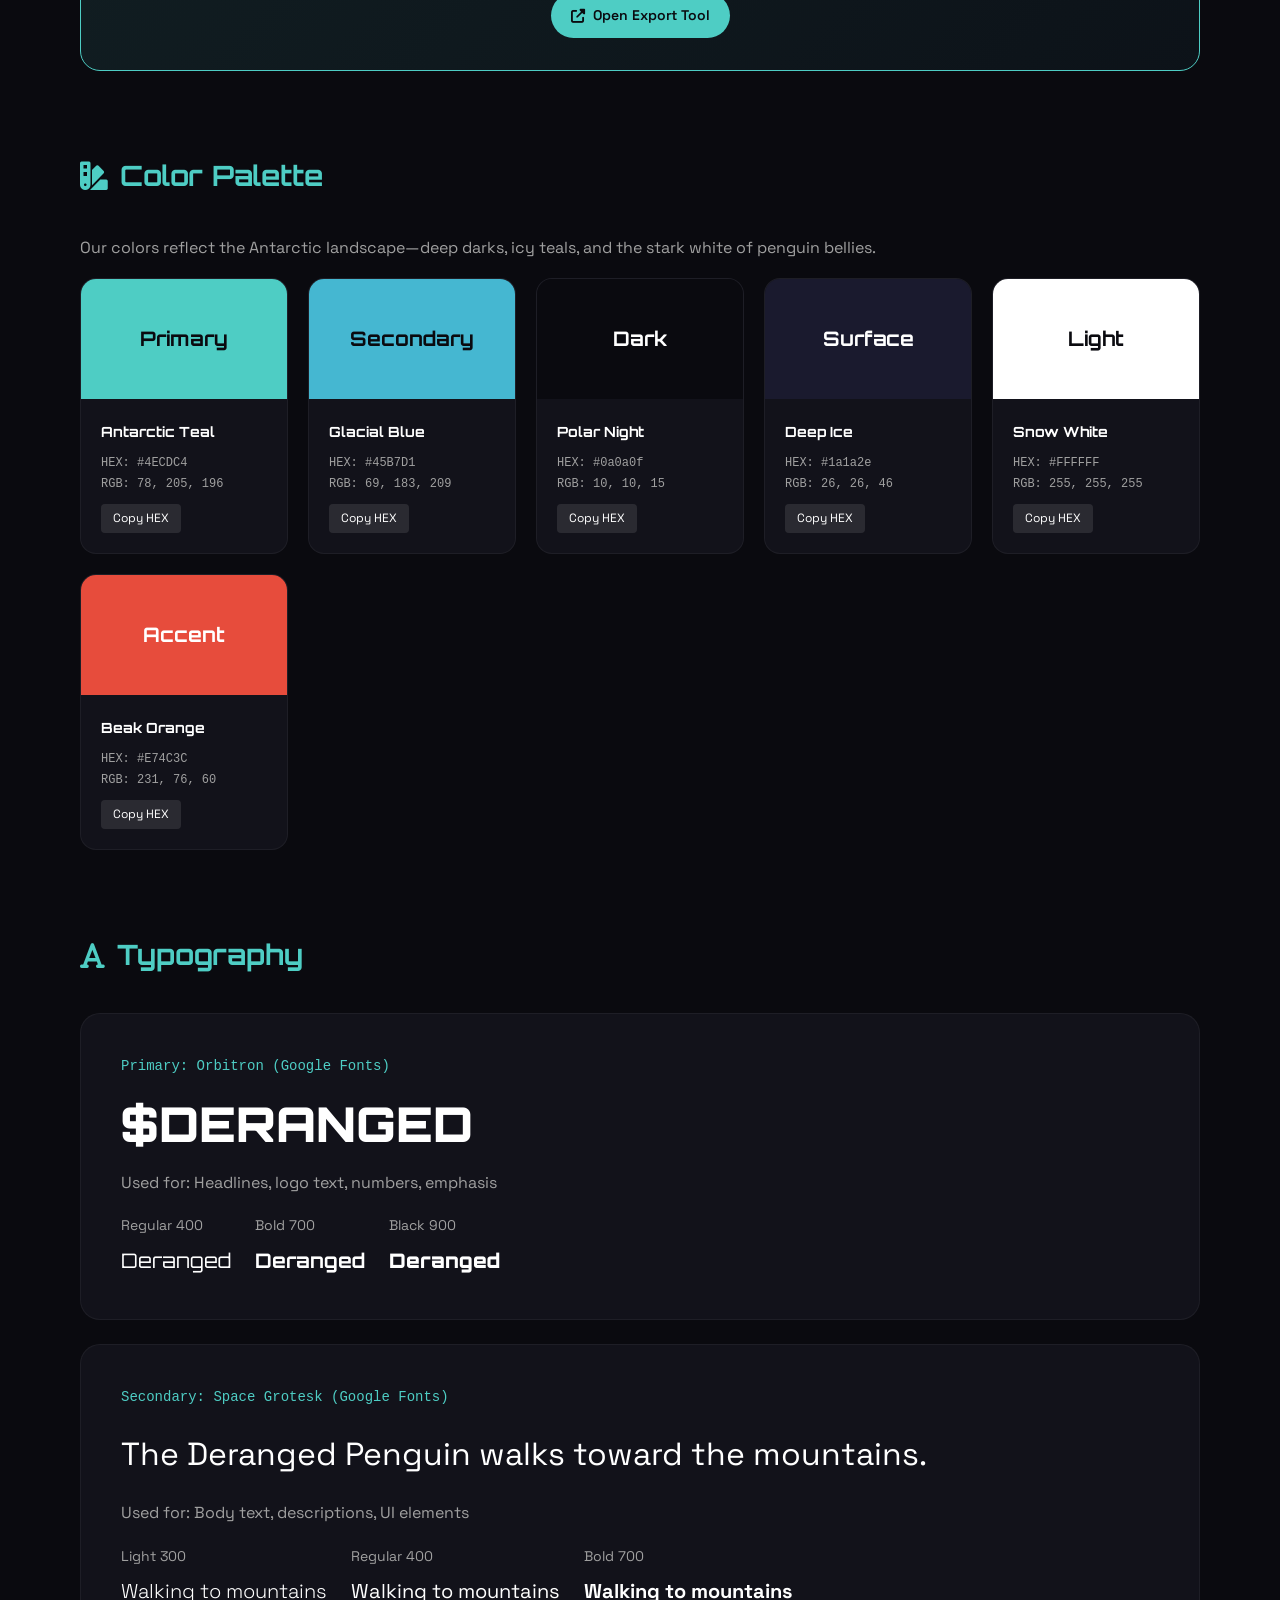
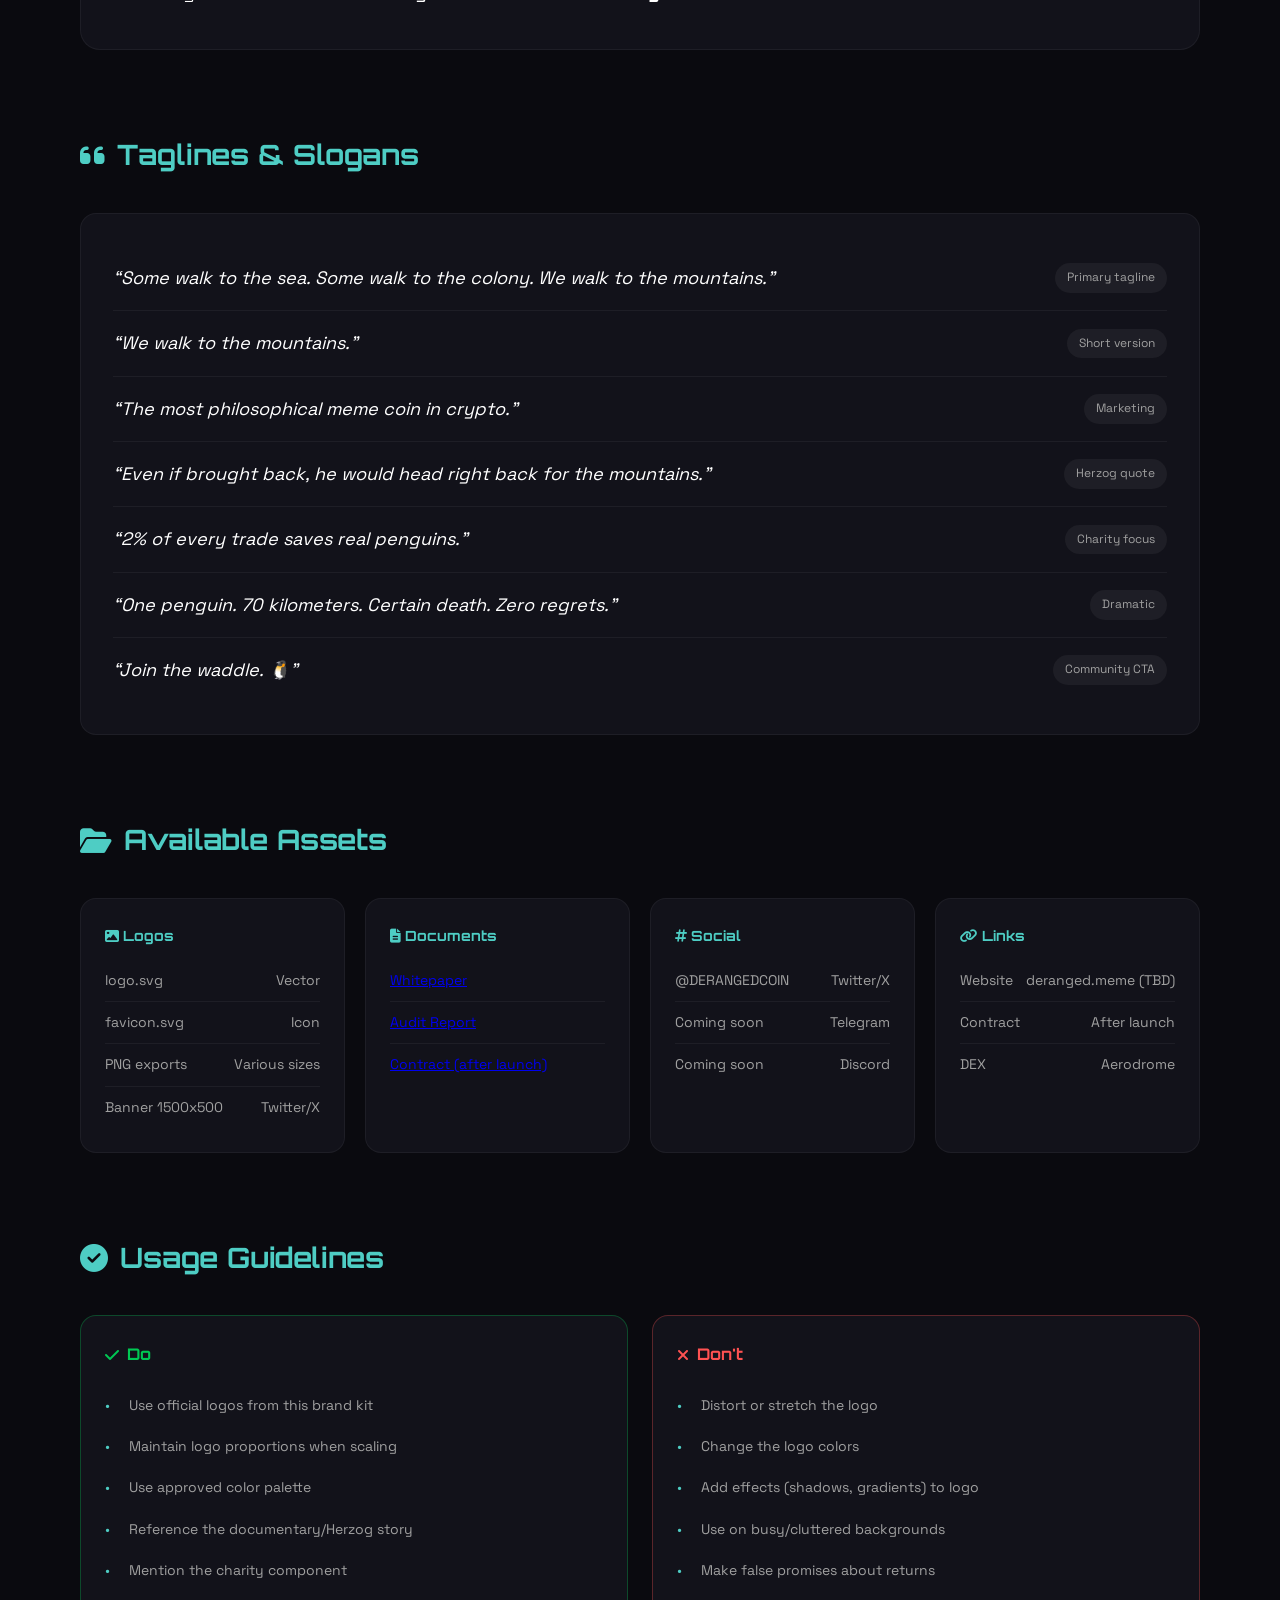
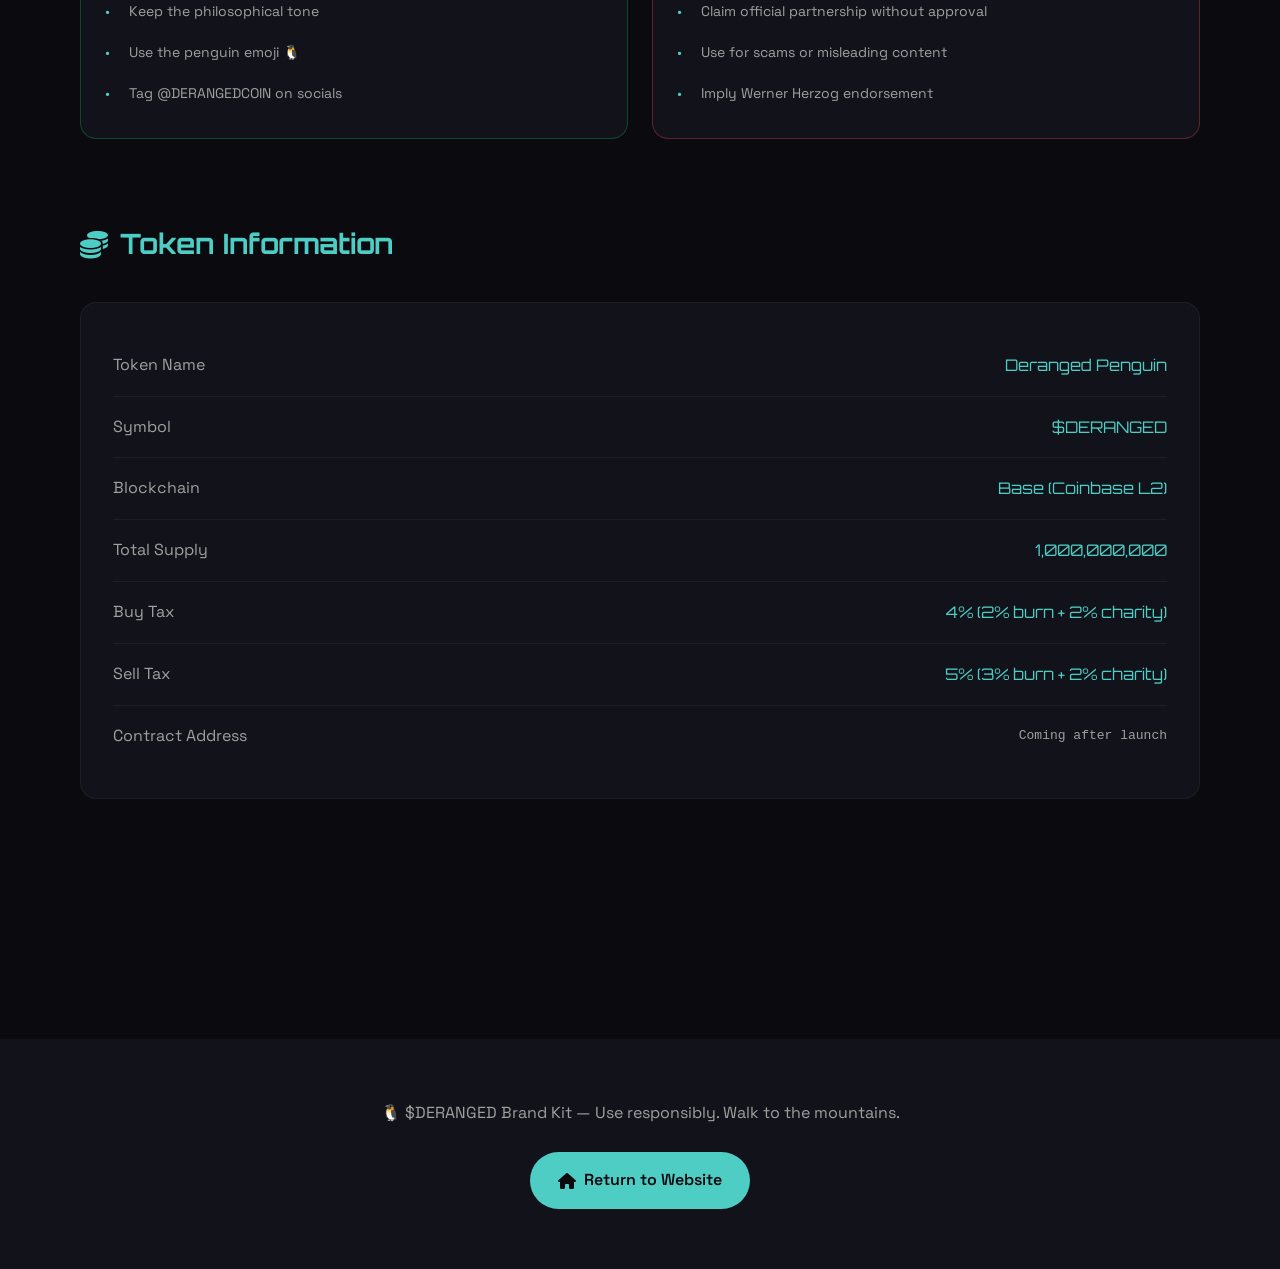
<file: brandkit.html>
<!DOCTYPE html>
<html lang="en">
<head>
    <meta charset="UTF-8">
    <meta name="viewport" content="width=device-width, initial-scale=1.0">
    <title>$DERANGED Brand Kit | The Deranged Penguin</title>
    <meta name="description" content="Official Brand Kit for $DERANGED - Logos, colors, fonts, and brand guidelines.">
    <link rel="icon" type="image/svg+xml" href="assets/favicon.svg">
    <link href="https://fonts.googleapis.com/css2?family=Space+Grotesk:wght@300;400;500;600;700&family=Orbitron:wght@400;500;600;700;800;900&display=swap" rel="stylesheet">
    <link rel="stylesheet" href="https://cdnjs.cloudflare.com/ajax/libs/font-awesome/6.4.0/css/all.min.css">
    <style>
        :root {
            --primary: #4ECDC4;
            --secondary: #45B7D1;
            --accent: #96CEB4;
            --dark: #0a0a0f;
            --dark-lighter: #12121a;
            --text: #ffffff;
            --text-muted: #a0a0a0;
        }

        * {
            margin: 0;
            padding: 0;
            box-sizing: border-box;
        }

        body {
            font-family: 'Space Grotesk', sans-serif;
            background: var(--dark);
            color: var(--text);
            line-height: 1.8;
        }

        /* Navigation */
        .navbar {
            position: fixed;
            top: 0;
            left: 0;
            right: 0;
            padding: 20px 40px;
            background: rgba(10, 10, 15, 0.95);
            backdrop-filter: blur(20px);
            z-index: 1000;
            border-bottom: 1px solid rgba(255, 255, 255, 0.05);
        }

        .nav-container {
            max-width: 1400px;
            margin: 0 auto;
            display: flex;
            justify-content: space-between;
            align-items: center;
        }

        .logo {
            display: flex;
            align-items: center;
            gap: 12px;
            text-decoration: none;
            font-family: 'Orbitron', sans-serif;
            font-weight: 700;
            font-size: 1.5rem;
            color: var(--text);
        }

        .logo-icon {
            font-size: 2rem;
        }

        .back-btn {
            display: flex;
            align-items: center;
            gap: 8px;
            padding: 12px 24px;
            background: transparent;
            border: 2px solid var(--primary);
            border-radius: 50px;
            color: var(--primary);
            text-decoration: none;
            font-weight: 600;
            transition: all 0.3s ease;
        }

        .back-btn:hover {
            background: var(--primary);
            color: var(--dark);
        }

        /* Main Content */
        .brandkit {
            max-width: 1200px;
            margin: 0 auto;
            padding: 120px 40px 80px;
        }

        /* Header */
        .bk-header {
            text-align: center;
            margin-bottom: 80px;
            padding-bottom: 60px;
            border-bottom: 1px solid rgba(255, 255, 255, 0.1);
        }

        .bk-badge {
            display: inline-flex;
            align-items: center;
            gap: 8px;
            padding: 8px 20px;
            background: rgba(78, 205, 196, 0.1);
            border: 1px solid var(--primary);
            border-radius: 50px;
            color: var(--primary);
            font-size: 0.875rem;
            font-weight: 600;
            margin-bottom: 24px;
        }

        .bk-title {
            font-family: 'Orbitron', sans-serif;
            font-size: 3rem;
            font-weight: 900;
            margin-bottom: 16px;
            background: linear-gradient(135deg, var(--primary), var(--secondary));
            -webkit-background-clip: text;
            -webkit-text-fill-color: transparent;
            background-clip: text;
        }

        .bk-subtitle {
            font-size: 1.25rem;
            color: var(--text-muted);
            max-width: 600px;
            margin: 0 auto;
        }

        /* Sections */
        .bk-section {
            margin-bottom: 80px;
        }

        .bk-section h2 {
            font-family: 'Orbitron', sans-serif;
            font-size: 1.75rem;
            margin-bottom: 32px;
            color: var(--primary);
            display: flex;
            align-items: center;
            gap: 12px;
        }

        .bk-section h3 {
            font-size: 1.125rem;
            margin: 24px 0 12px;
            color: var(--text);
        }

        .bk-section p {
            color: var(--text-muted);
            margin-bottom: 16px;
        }

        /* Logo Grid */
        .logo-grid {
            display: grid;
            grid-template-columns: repeat(auto-fit, minmax(280px, 1fr));
            gap: 24px;
        }

        .logo-card {
            background: var(--dark-lighter);
            border-radius: 20px;
            padding: 40px;
            text-align: center;
            border: 1px solid rgba(255, 255, 255, 0.05);
            transition: all 0.3s ease;
        }

        .logo-card:hover {
            border-color: var(--primary);
            transform: translateY(-4px);
        }

        .logo-card.dark-bg {
            background: #1a1a2e;
        }

        .logo-card.light-bg {
            background: #ffffff;
        }

        .logo-card.light-bg h4,
        .logo-card.light-bg p {
            color: #1a1a2e;
        }

        .logo-card .logo-preview {
            width: 150px;
            height: 150px;
            margin: 0 auto 24px;
            display: flex;
            align-items: center;
            justify-content: center;
        }

        .logo-card .logo-preview img,
        .logo-card .logo-preview svg {
            max-width: 100%;
            max-height: 100%;
        }

        .logo-card h4 {
            font-family: 'Orbitron', sans-serif;
            font-size: 1rem;
            margin-bottom: 8px;
            color: var(--text);
        }

        .logo-card p {
            font-size: 0.875rem;
            color: var(--text-muted);
            margin-bottom: 16px;
        }

        .download-btn {
            display: inline-flex;
            align-items: center;
            gap: 8px;
            padding: 10px 20px;
            background: var(--primary);
            color: var(--dark);
            text-decoration: none;
            border-radius: 50px;
            font-weight: 600;
            font-size: 0.875rem;
            transition: all 0.3s ease;
            border: none;
            cursor: pointer;
        }

        .download-btn:hover {
            transform: scale(1.05);
            box-shadow: 0 0 20px rgba(78, 205, 196, 0.4);
        }

        /* Color Palette */
        .color-grid {
            display: grid;
            grid-template-columns: repeat(auto-fit, minmax(200px, 1fr));
            gap: 20px;
        }

        .color-card {
            background: var(--dark-lighter);
            border-radius: 16px;
            overflow: hidden;
            border: 1px solid rgba(255, 255, 255, 0.05);
        }

        .color-swatch {
            height: 120px;
            display: flex;
            align-items: center;
            justify-content: center;
            font-family: 'Orbitron', sans-serif;
            font-weight: 700;
            font-size: 1.25rem;
        }

        .color-info {
            padding: 20px;
        }

        .color-info h4 {
            font-family: 'Orbitron', sans-serif;
            font-size: 0.875rem;
            margin-bottom: 8px;
        }

        .color-info p {
            font-size: 0.75rem;
            color: var(--text-muted);
            margin: 0;
            font-family: monospace;
        }

        .color-info .copy-color {
            display: inline-block;
            margin-top: 8px;
            padding: 4px 12px;
            background: rgba(255,255,255,0.1);
            border-radius: 4px;
            font-size: 0.75rem;
            cursor: pointer;
            transition: all 0.3s;
        }

        .color-info .copy-color:hover {
            background: var(--primary);
            color: var(--dark);
        }

        /* Typography */
        .font-showcase {
            background: var(--dark-lighter);
            border-radius: 20px;
            padding: 40px;
            margin-bottom: 24px;
            border: 1px solid rgba(255, 255, 255, 0.05);
        }

        .font-name {
            font-size: 0.875rem;
            color: var(--primary);
            margin-bottom: 16px;
            font-family: monospace;
        }

        .font-sample-orbitron {
            font-family: 'Orbitron', sans-serif;
            font-size: 3rem;
            font-weight: 900;
            margin-bottom: 16px;
            line-height: 1.2;
        }

        .font-sample-space {
            font-family: 'Space Grotesk', sans-serif;
            font-size: 2rem;
            font-weight: 400;
            margin-bottom: 16px;
        }

        .font-weights {
            display: flex;
            flex-wrap: wrap;
            gap: 24px;
            margin-top: 16px;
        }

        .font-weight-item {
            color: var(--text-muted);
            font-size: 0.875rem;
        }

        .font-weight-item span {
            display: block;
            color: var(--text);
            font-size: 1.25rem;
            margin-top: 4px;
        }

        /* Assets Grid */
        .assets-grid {
            display: grid;
            grid-template-columns: repeat(auto-fit, minmax(250px, 1fr));
            gap: 20px;
        }

        .asset-card {
            background: var(--dark-lighter);
            border-radius: 16px;
            padding: 24px;
            border: 1px solid rgba(255, 255, 255, 0.05);
        }

        .asset-card h4 {
            font-family: 'Orbitron', sans-serif;
            font-size: 0.875rem;
            color: var(--primary);
            margin-bottom: 12px;
        }

        .asset-card ul {
            list-style: none;
            color: var(--text-muted);
            font-size: 0.875rem;
        }

        .asset-card li {
            padding: 8px 0;
            border-bottom: 1px solid rgba(255,255,255,0.05);
            display: flex;
            justify-content: space-between;
            align-items: center;
        }

        .asset-card li:last-child {
            border-bottom: none;
        }

        /* Usage Guidelines */
        .guidelines-grid {
            display: grid;
            grid-template-columns: repeat(2, 1fr);
            gap: 24px;
        }

        .guideline-card {
            background: var(--dark-lighter);
            border-radius: 16px;
            padding: 24px;
            border: 1px solid rgba(255, 255, 255, 0.05);
        }

        .guideline-card.do {
            border-color: rgba(0, 200, 83, 0.3);
        }

        .guideline-card.dont {
            border-color: rgba(255, 82, 82, 0.3);
        }

        .guideline-card h4 {
            font-family: 'Orbitron', sans-serif;
            font-size: 1rem;
            margin-bottom: 16px;
            display: flex;
            align-items: center;
            gap: 8px;
        }

        .guideline-card.do h4 {
            color: #00C853;
        }

        .guideline-card.dont h4 {
            color: #FF5252;
        }

        .guideline-card ul {
            list-style: none;
            color: var(--text-muted);
            font-size: 0.875rem;
        }

        .guideline-card li {
            padding: 8px 0;
            padding-left: 24px;
            position: relative;
        }

        .guideline-card li::before {
            content: '•';
            position: absolute;
            left: 0;
            color: var(--primary);
        }

        /* Taglines */
        .tagline-list {
            background: var(--dark-lighter);
            border-radius: 16px;
            padding: 32px;
            border: 1px solid rgba(255, 255, 255, 0.05);
        }

        .tagline-item {
            padding: 16px 0;
            border-bottom: 1px solid rgba(255,255,255,0.05);
            display: flex;
            justify-content: space-between;
            align-items: center;
        }

        .tagline-item:last-child {
            border-bottom: none;
        }

        .tagline-item q {
            font-size: 1.125rem;
            color: var(--text);
            font-style: italic;
        }

        .tagline-item .usage {
            font-size: 0.75rem;
            color: var(--text-muted);
            background: rgba(255,255,255,0.05);
            padding: 4px 12px;
            border-radius: 20px;
        }

        /* Export Tool Link */
        .export-link {
            background: linear-gradient(135deg, rgba(78, 205, 196, 0.1), rgba(69, 183, 209, 0.05));
            border: 1px solid var(--primary);
            border-radius: 20px;
            padding: 32px;
            text-align: center;
            margin-top: 40px;
        }

        .export-link h3 {
            font-family: 'Orbitron', sans-serif;
            color: var(--primary);
            margin-bottom: 12px;
        }

        .export-link p {
            color: var(--text-muted);
            margin-bottom: 20px;
        }

        /* Footer */
        .bk-footer {
            text-align: center;
            padding: 60px 40px;
            background: var(--dark-lighter);
            margin-top: 80px;
        }

        .bk-footer p {
            color: var(--text-muted);
            margin-bottom: 24px;
        }

        .footer-btn {
            display: inline-flex;
            align-items: center;
            gap: 8px;
            padding: 14px 28px;
            background: var(--primary);
            color: var(--dark);
            border-radius: 50px;
            font-weight: 600;
            text-decoration: none;
            transition: all 0.3s ease;
        }

        .footer-btn:hover {
            transform: translateY(-2px);
            box-shadow: 0 10px 30px rgba(78, 205, 196, 0.3);
        }

        /* Responsive */
        @media (max-width: 768px) {
            .brandkit {
                padding: 100px 20px 60px;
            }

            .bk-title {
                font-size: 2rem;
            }

            .guidelines-grid {
                grid-template-columns: 1fr;
            }

            .font-sample-orbitron {
                font-size: 2rem;
            }

            .font-sample-space {
                font-size: 1.5rem;
            }
        }
    </style>
</head>
<body>
    <!-- Navigation -->
    <nav class="navbar">
        <div class="nav-container">
            <a href="index.html" class="logo">
                <span class="logo-icon">🐧</span>
                <span class="logo-text">$DERANGED</span>
            </a>
            <a href="index.html" class="back-btn">
                <i class="fas fa-arrow-left"></i>
                Back to Website
            </a>
        </div>
    </nav>

    <!-- Brand Kit Content -->
    <main class="brandkit">
        <!-- Header -->
        <header class="bk-header">
            <span class="bk-badge">
                <i class="fas fa-palette"></i>
                Official Assets
            </span>
            <h1 class="bk-title">BRAND KIT</h1>
            <p class="bk-subtitle">Everything you need to represent $DERANGED. Download logos, access color codes, and follow our brand guidelines.</p>
        </header>

        <!-- Logos Section -->
        <section class="bk-section">
            <h2><i class="fas fa-image"></i> Logos</h2>
            <p>Our logo represents the lone penguin walking toward the mountains. Use these assets to promote $DERANGED across platforms.</p>
            
            <div class="logo-grid">
                <div class="logo-card dark-bg">
                    <div class="logo-preview">
                        <svg viewBox="0 0 512 512" width="150" height="150">
                            <circle cx="256" cy="256" r="250" fill="#1a1a2e"/>
                            <circle cx="256" cy="256" r="230" fill="#0f0f1a" stroke="#4ECDC4" stroke-width="3"/>
                            <polygon points="100,380 180,280 260,380" fill="#2a2a4e"/>
                            <polygon points="200,380 300,250 400,380" fill="#3a3a5e"/>
                            <polygon points="320,380 420,300 480,380" fill="#2a2a4e"/>
                            <ellipse cx="256" cy="340" rx="45" ry="60" fill="#1a1a2e"/>
                            <ellipse cx="256" cy="345" rx="30" ry="45" fill="#ffffff"/>
                            <circle cx="256" cy="270" r="35" fill="#1a1a2e"/>
                            <ellipse cx="256" cy="275" rx="20" ry="22" fill="#ffffff"/>
                            <circle cx="265" cy="265" r="6" fill="#1a1a2e"/>
                            <circle cx="248" cy="265" r="6" fill="#1a1a2e"/>
                            <polygon points="256,275 270,285 256,290 242,285" fill="#e74c3c"/>
                            <text x="256" y="470" text-anchor="middle" font-family="Arial Black" font-size="32" font-weight="900" fill="#4ECDC4">$DERANGED</text>
                        </svg>
                    </div>
                    <h4>Primary Logo</h4>
                    <p>Dark background</p>
                    <a href="assets/logo.svg" download class="download-btn">
                        <i class="fas fa-download"></i> SVG
                    </a>
                </div>

                <div class="logo-card light-bg">
                    <div class="logo-preview">
                        <svg viewBox="0 0 512 512" width="150" height="150">
                            <circle cx="256" cy="256" r="250" fill="#e8e8e8"/>
                            <circle cx="256" cy="256" r="230" fill="#f5f5f5" stroke="#4ECDC4" stroke-width="3"/>
                            <polygon points="100,380 180,280 260,380" fill="#c0c0c0"/>
                            <polygon points="200,380 300,250 400,380" fill="#d0d0d0"/>
                            <polygon points="320,380 420,300 480,380" fill="#c0c0c0"/>
                            <ellipse cx="256" cy="340" rx="45" ry="60" fill="#1a1a2e"/>
                            <ellipse cx="256" cy="345" rx="30" ry="45" fill="#ffffff"/>
                            <circle cx="256" cy="270" r="35" fill="#1a1a2e"/>
                            <ellipse cx="256" cy="275" rx="20" ry="22" fill="#ffffff"/>
                            <circle cx="265" cy="265" r="6" fill="#1a1a2e"/>
                            <circle cx="248" cy="265" r="6" fill="#1a1a2e"/>
                            <polygon points="256,275 270,285 256,290 242,285" fill="#e74c3c"/>
                            <text x="256" y="470" text-anchor="middle" font-family="Arial Black" font-size="32" font-weight="900" fill="#1a1a2e">$DERANGED</text>
                        </svg>
                    </div>
                    <h4>Light Version</h4>
                    <p>Light background</p>
                    <a href="assets/export-logo.html" class="download-btn">
                        <i class="fas fa-external-link-alt"></i> Export
                    </a>
                </div>

                <div class="logo-card dark-bg">
                    <div class="logo-preview" style="font-family: 'Orbitron', sans-serif; font-size: 2rem; font-weight: 900; color: #4ECDC4;">
                        🐧 $DERANGED
                    </div>
                    <h4>Text + Emoji</h4>
                    <p>Simple format</p>
                    <button class="download-btn" onclick="copyText('🐧 $DERANGED')">
                        <i class="fas fa-copy"></i> Copy
                    </button>
                </div>

                <div class="logo-card dark-bg">
                    <div class="logo-preview" style="font-size: 5rem;">
                        🐧
                    </div>
                    <h4>Icon Only</h4>
                    <p>Emoji penguin</p>
                    <button class="download-btn" onclick="copyText('🐧')">
                        <i class="fas fa-copy"></i> Copy
                    </button>
                </div>
            </div>

            <div class="export-link">
                <h3><i class="fas fa-file-export"></i> Need PNG files?</h3>
                <p>Use our export tool to download logos in various sizes (400x400, 1024x1024) and the Twitter banner (1500x500).</p>
                <a href="assets/export-logo.html" class="download-btn">
                    <i class="fas fa-external-link-alt"></i> Open Export Tool
                </a>
            </div>
        </section>

        <!-- Colors Section -->
        <section class="bk-section">
            <h2><i class="fas fa-swatchbook"></i> Color Palette</h2>
            <p>Our colors reflect the Antarctic landscape—deep darks, icy teals, and the stark white of penguin bellies.</p>
            
            <div class="color-grid">
                <div class="color-card">
                    <div class="color-swatch" style="background: #4ECDC4; color: #0a0a0f;">Primary</div>
                    <div class="color-info">
                        <h4>Antarctic Teal</h4>
                        <p>HEX: #4ECDC4</p>
                        <p>RGB: 78, 205, 196</p>
                        <span class="copy-color" onclick="copyText('#4ECDC4')">Copy HEX</span>
                    </div>
                </div>

                <div class="color-card">
                    <div class="color-swatch" style="background: #45B7D1; color: #0a0a0f;">Secondary</div>
                    <div class="color-info">
                        <h4>Glacial Blue</h4>
                        <p>HEX: #45B7D1</p>
                        <p>RGB: 69, 183, 209</p>
                        <span class="copy-color" onclick="copyText('#45B7D1')">Copy HEX</span>
                    </div>
                </div>

                <div class="color-card">
                    <div class="color-swatch" style="background: #0a0a0f; color: #ffffff;">Dark</div>
                    <div class="color-info">
                        <h4>Polar Night</h4>
                        <p>HEX: #0a0a0f</p>
                        <p>RGB: 10, 10, 15</p>
                        <span class="copy-color" onclick="copyText('#0a0a0f')">Copy HEX</span>
                    </div>
                </div>

                <div class="color-card">
                    <div class="color-swatch" style="background: #1a1a2e; color: #ffffff;">Surface</div>
                    <div class="color-info">
                        <h4>Deep Ice</h4>
                        <p>HEX: #1a1a2e</p>
                        <p>RGB: 26, 26, 46</p>
                        <span class="copy-color" onclick="copyText('#1a1a2e')">Copy HEX</span>
                    </div>
                </div>

                <div class="color-card">
                    <div class="color-swatch" style="background: #ffffff; color: #0a0a0f;">Light</div>
                    <div class="color-info">
                        <h4>Snow White</h4>
                        <p>HEX: #FFFFFF</p>
                        <p>RGB: 255, 255, 255</p>
                        <span class="copy-color" onclick="copyText('#FFFFFF')">Copy HEX</span>
                    </div>
                </div>

                <div class="color-card">
                    <div class="color-swatch" style="background: #e74c3c; color: #ffffff;">Accent</div>
                    <div class="color-info">
                        <h4>Beak Orange</h4>
                        <p>HEX: #E74C3C</p>
                        <p>RGB: 231, 76, 60</p>
                        <span class="copy-color" onclick="copyText('#E74C3C')">Copy HEX</span>
                    </div>
                </div>
            </div>
        </section>

        <!-- Typography Section -->
        <section class="bk-section">
            <h2><i class="fas fa-font"></i> Typography</h2>
            
            <div class="font-showcase">
                <div class="font-name">Primary: Orbitron (Google Fonts)</div>
                <div class="font-sample-orbitron">$DERANGED</div>
                <p style="color: var(--text-muted);">Used for: Headlines, logo text, numbers, emphasis</p>
                <div class="font-weights">
                    <div class="font-weight-item">
                        Regular 400
                        <span style="font-family: 'Orbitron'; font-weight: 400;">Deranged</span>
                    </div>
                    <div class="font-weight-item">
                        Bold 700
                        <span style="font-family: 'Orbitron'; font-weight: 700;">Deranged</span>
                    </div>
                    <div class="font-weight-item">
                        Black 900
                        <span style="font-family: 'Orbitron'; font-weight: 900;">Deranged</span>
                    </div>
                </div>
            </div>

            <div class="font-showcase">
                <div class="font-name">Secondary: Space Grotesk (Google Fonts)</div>
                <div class="font-sample-space">The Deranged Penguin walks toward the mountains.</div>
                <p style="color: var(--text-muted);">Used for: Body text, descriptions, UI elements</p>
                <div class="font-weights">
                    <div class="font-weight-item">
                        Light 300
                        <span style="font-family: 'Space Grotesk'; font-weight: 300;">Walking to mountains</span>
                    </div>
                    <div class="font-weight-item">
                        Regular 400
                        <span style="font-family: 'Space Grotesk'; font-weight: 400;">Walking to mountains</span>
                    </div>
                    <div class="font-weight-item">
                        Bold 700
                        <span style="font-family: 'Space Grotesk'; font-weight: 700;">Walking to mountains</span>
                    </div>
                </div>
            </div>
        </section>

        <!-- Taglines Section -->
        <section class="bk-section">
            <h2><i class="fas fa-quote-left"></i> Taglines & Slogans</h2>
            
            <div class="tagline-list">
                <div class="tagline-item">
                    <q>Some walk to the sea. Some walk to the colony. We walk to the mountains.</q>
                    <span class="usage">Primary tagline</span>
                </div>
                <div class="tagline-item">
                    <q>We walk to the mountains.</q>
                    <span class="usage">Short version</span>
                </div>
                <div class="tagline-item">
                    <q>The most philosophical meme coin in crypto.</q>
                    <span class="usage">Marketing</span>
                </div>
                <div class="tagline-item">
                    <q>Even if brought back, he would head right back for the mountains.</q>
                    <span class="usage">Herzog quote</span>
                </div>
                <div class="tagline-item">
                    <q>2% of every trade saves real penguins.</q>
                    <span class="usage">Charity focus</span>
                </div>
                <div class="tagline-item">
                    <q>One penguin. 70 kilometers. Certain death. Zero regrets.</q>
                    <span class="usage">Dramatic</span>
                </div>
                <div class="tagline-item">
                    <q>Join the waddle. 🐧</q>
                    <span class="usage">Community CTA</span>
                </div>
            </div>
        </section>

        <!-- Assets Section -->
        <section class="bk-section">
            <h2><i class="fas fa-folder-open"></i> Available Assets</h2>
            
            <div class="assets-grid">
                <div class="asset-card">
                    <h4><i class="fas fa-image"></i> Logos</h4>
                    <ul>
                        <li>logo.svg <span>Vector</span></li>
                        <li>favicon.svg <span>Icon</span></li>
                        <li>PNG exports <span>Various sizes</span></li>
                        <li>Banner 1500x500 <span>Twitter/X</span></li>
                    </ul>
                </div>
                <div class="asset-card">
                    <h4><i class="fas fa-file-alt"></i> Documents</h4>
                    <ul>
                        <li><a href="whitepaper.html">Whitepaper</a></li>
                        <li><a href="audit.html">Audit Report</a></li>
                        <li><a href="#">Contract (after launch)</a></li>
                    </ul>
                </div>
                <div class="asset-card">
                    <h4><i class="fas fa-hashtag"></i> Social</h4>
                    <ul>
                        <li>@DERANGEDCOIN <span>Twitter/X</span></li>
                        <li>Coming soon <span>Telegram</span></li>
                        <li>Coming soon <span>Discord</span></li>
                    </ul>
                </div>
                <div class="asset-card">
                    <h4><i class="fas fa-link"></i> Links</h4>
                    <ul>
                        <li>Website <span>deranged.meme (TBD)</span></li>
                        <li>Contract <span>After launch</span></li>
                        <li>DEX <span>Aerodrome</span></li>
                    </ul>
                </div>
            </div>
        </section>

        <!-- Usage Guidelines -->
        <section class="bk-section">
            <h2><i class="fas fa-check-circle"></i> Usage Guidelines</h2>
            
            <div class="guidelines-grid">
                <div class="guideline-card do">
                    <h4><i class="fas fa-check"></i> Do</h4>
                    <ul>
                        <li>Use official logos from this brand kit</li>
                        <li>Maintain logo proportions when scaling</li>
                        <li>Use approved color palette</li>
                        <li>Reference the documentary/Herzog story</li>
                        <li>Mention the charity component</li>
                        <li>Keep the philosophical tone</li>
                        <li>Use the penguin emoji 🐧</li>
                        <li>Tag @DERANGEDCOIN on socials</li>
                    </ul>
                </div>
                <div class="guideline-card dont">
                    <h4><i class="fas fa-times"></i> Don't</h4>
                    <ul>
                        <li>Distort or stretch the logo</li>
                        <li>Change the logo colors</li>
                        <li>Add effects (shadows, gradients) to logo</li>
                        <li>Use on busy/cluttered backgrounds</li>
                        <li>Make false promises about returns</li>
                        <li>Claim official partnership without approval</li>
                        <li>Use for scams or misleading content</li>
                        <li>Imply Werner Herzog endorsement</li>
                    </ul>
                </div>
            </div>
        </section>

        <!-- Token Info -->
        <section class="bk-section">
            <h2><i class="fas fa-coins"></i> Token Information</h2>
            
            <div class="tagline-list">
                <div class="tagline-item">
                    <span style="color: var(--text-muted);">Token Name</span>
                    <span style="font-family: 'Orbitron'; color: var(--primary);">Deranged Penguin</span>
                </div>
                <div class="tagline-item">
                    <span style="color: var(--text-muted);">Symbol</span>
                    <span style="font-family: 'Orbitron'; color: var(--primary);">$DERANGED</span>
                </div>
                <div class="tagline-item">
                    <span style="color: var(--text-muted);">Blockchain</span>
                    <span style="font-family: 'Orbitron'; color: var(--primary);">Base (Coinbase L2)</span>
                </div>
                <div class="tagline-item">
                    <span style="color: var(--text-muted);">Total Supply</span>
                    <span style="font-family: 'Orbitron'; color: var(--primary);">1,000,000,000</span>
                </div>
                <div class="tagline-item">
                    <span style="color: var(--text-muted);">Buy Tax</span>
                    <span style="font-family: 'Orbitron'; color: var(--primary);">4% (2% burn + 2% charity)</span>
                </div>
                <div class="tagline-item">
                    <span style="color: var(--text-muted);">Sell Tax</span>
                    <span style="font-family: 'Orbitron'; color: var(--primary);">5% (3% burn + 2% charity)</span>
                </div>
                <div class="tagline-item">
                    <span style="color: var(--text-muted);">Contract Address</span>
                    <span style="font-family: monospace; color: var(--text-muted);">Coming after launch</span>
                </div>
            </div>
        </section>
    </main>

    <!-- Footer -->
    <footer class="bk-footer">
        <p>🐧 $DERANGED Brand Kit — Use responsibly. Walk to the mountains.</p>
        <a href="index.html" class="footer-btn">
            <i class="fas fa-home"></i>
            Return to Website
        </a>
    </footer>

    <script>
        function copyText(text) {
            navigator.clipboard.writeText(text).then(() => {
                // Show toast
                const toast = document.createElement('div');
                toast.textContent = 'Copied: ' + text;
                toast.style.cssText = `
                    position: fixed;
                    bottom: 24px;
                    left: 50%;
                    transform: translateX(-50%);
                    background: #4ECDC4;
                    color: #0a0a0f;
                    padding: 12px 24px;
                    border-radius: 50px;
                    font-weight: 600;
                    z-index: 10000;
                `;
                document.body.appendChild(toast);
                setTimeout(() => toast.remove(), 2000);
            });
        }
    </script>
</body>
</html>
</file>
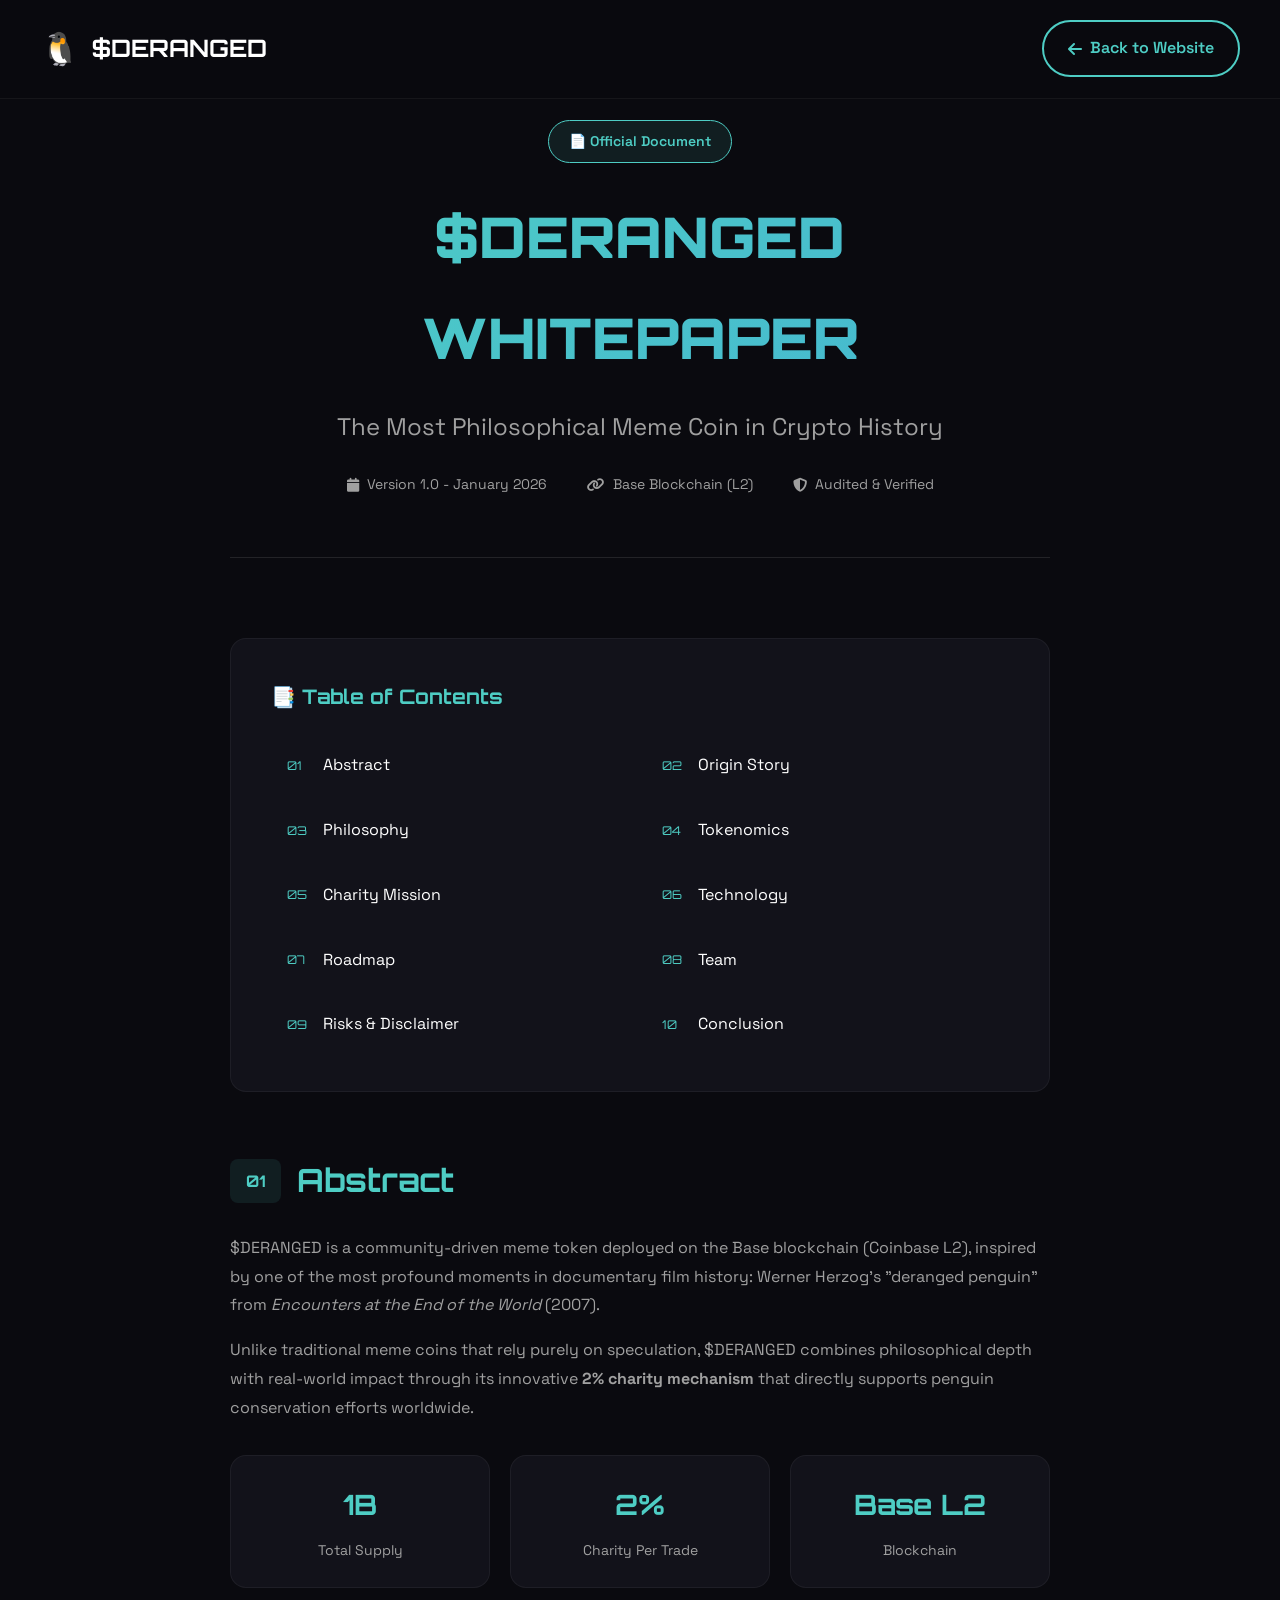
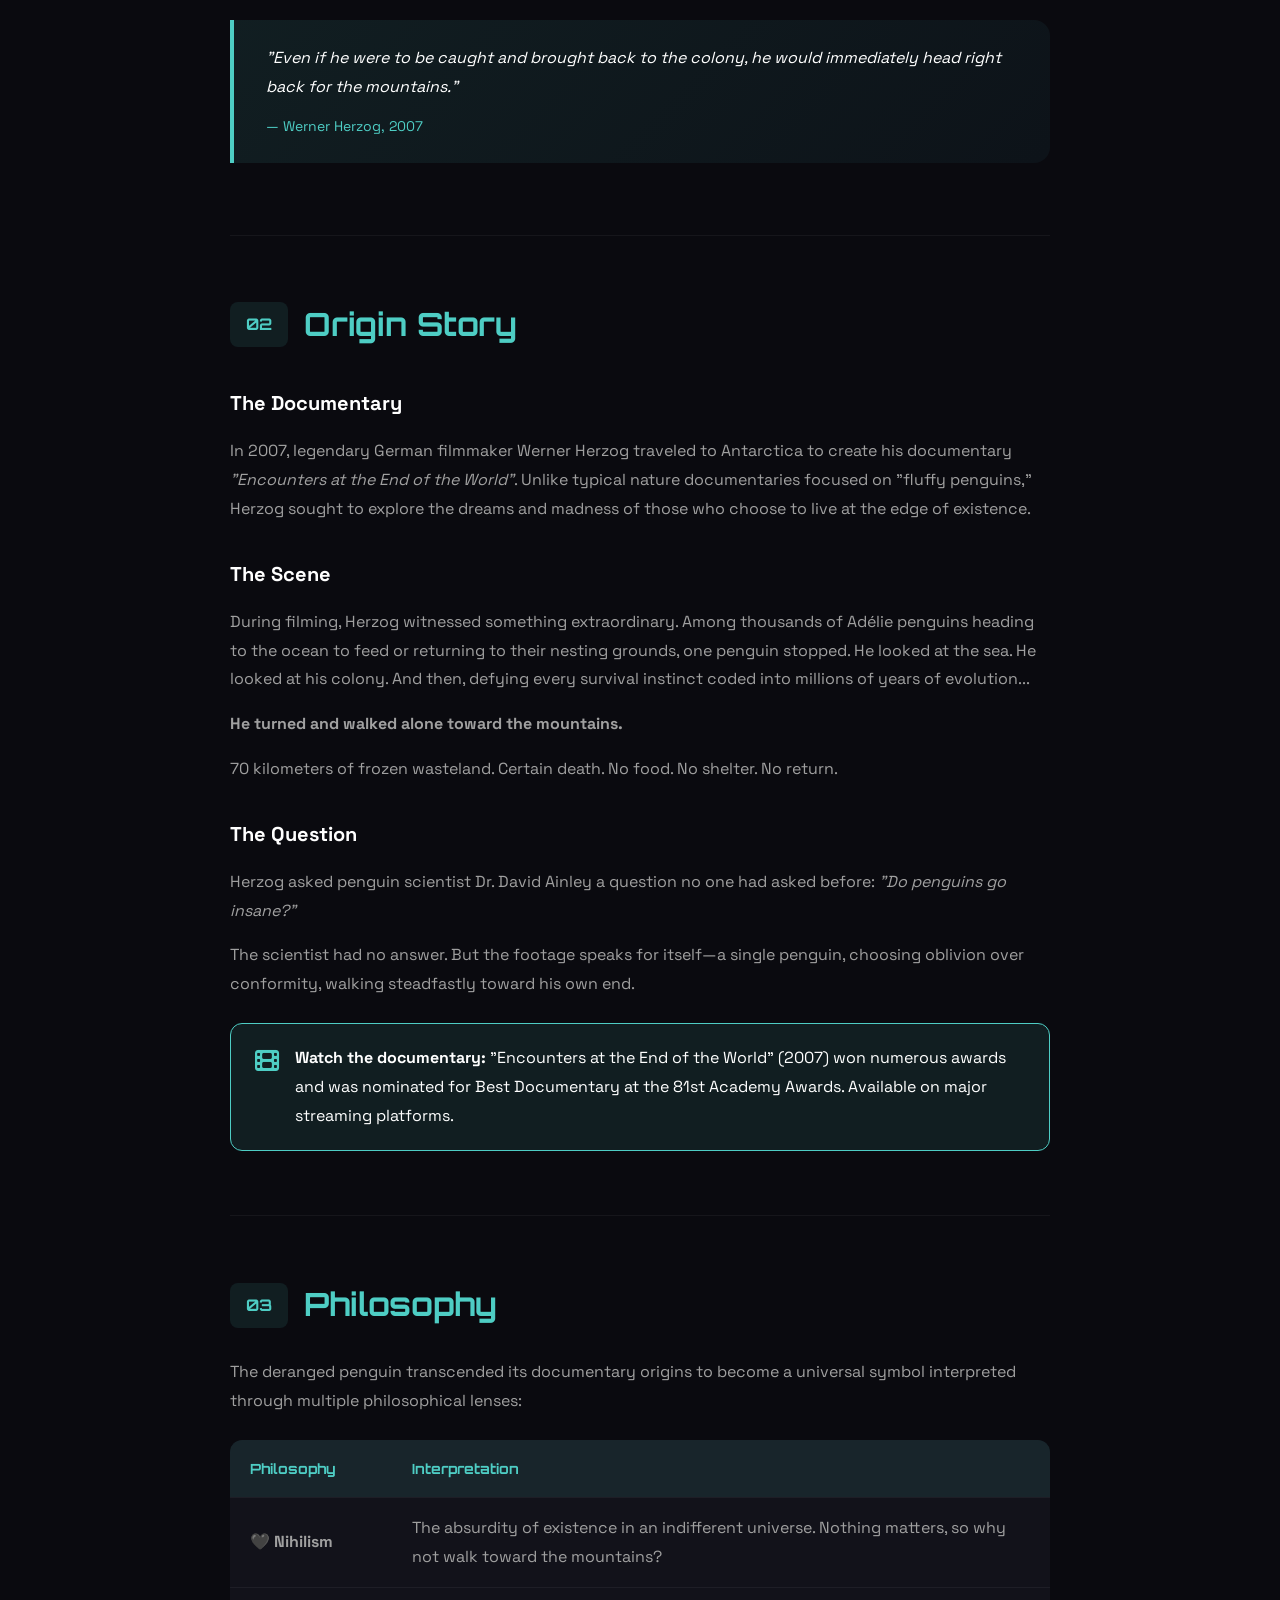
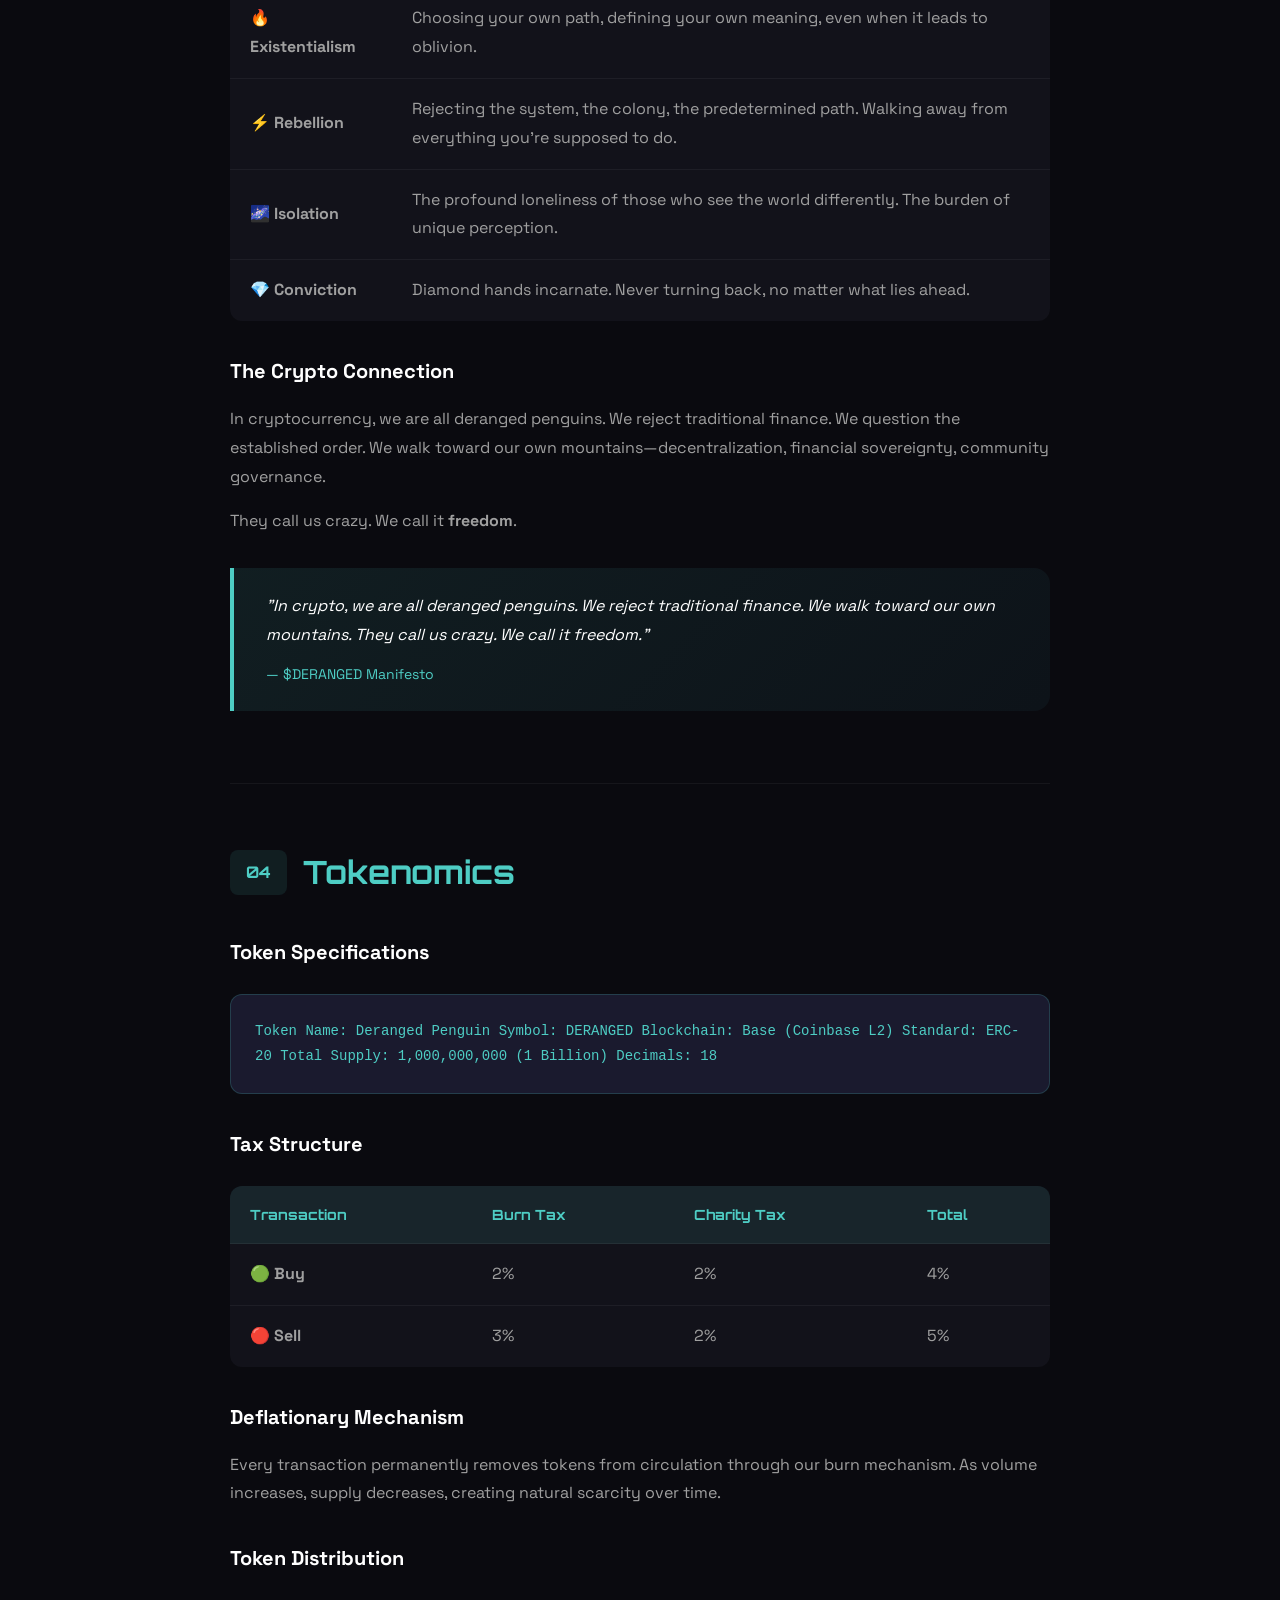
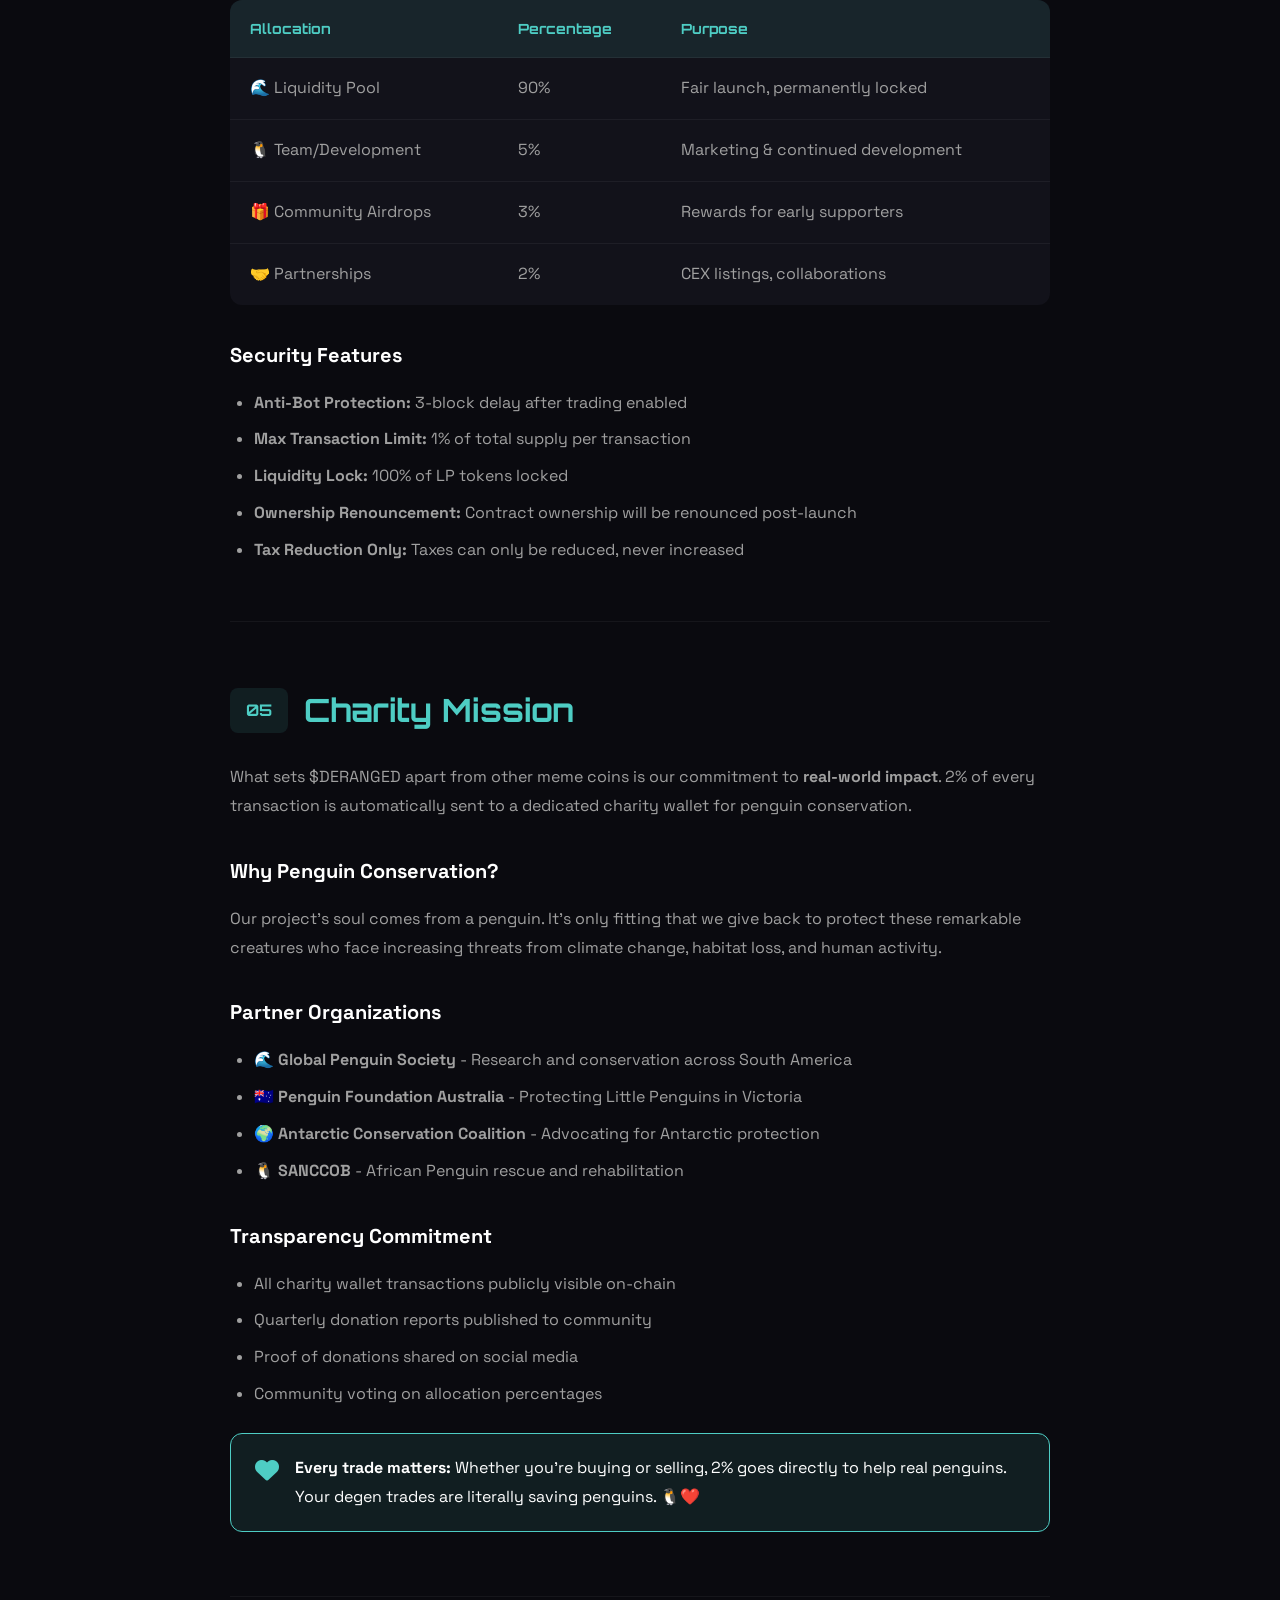
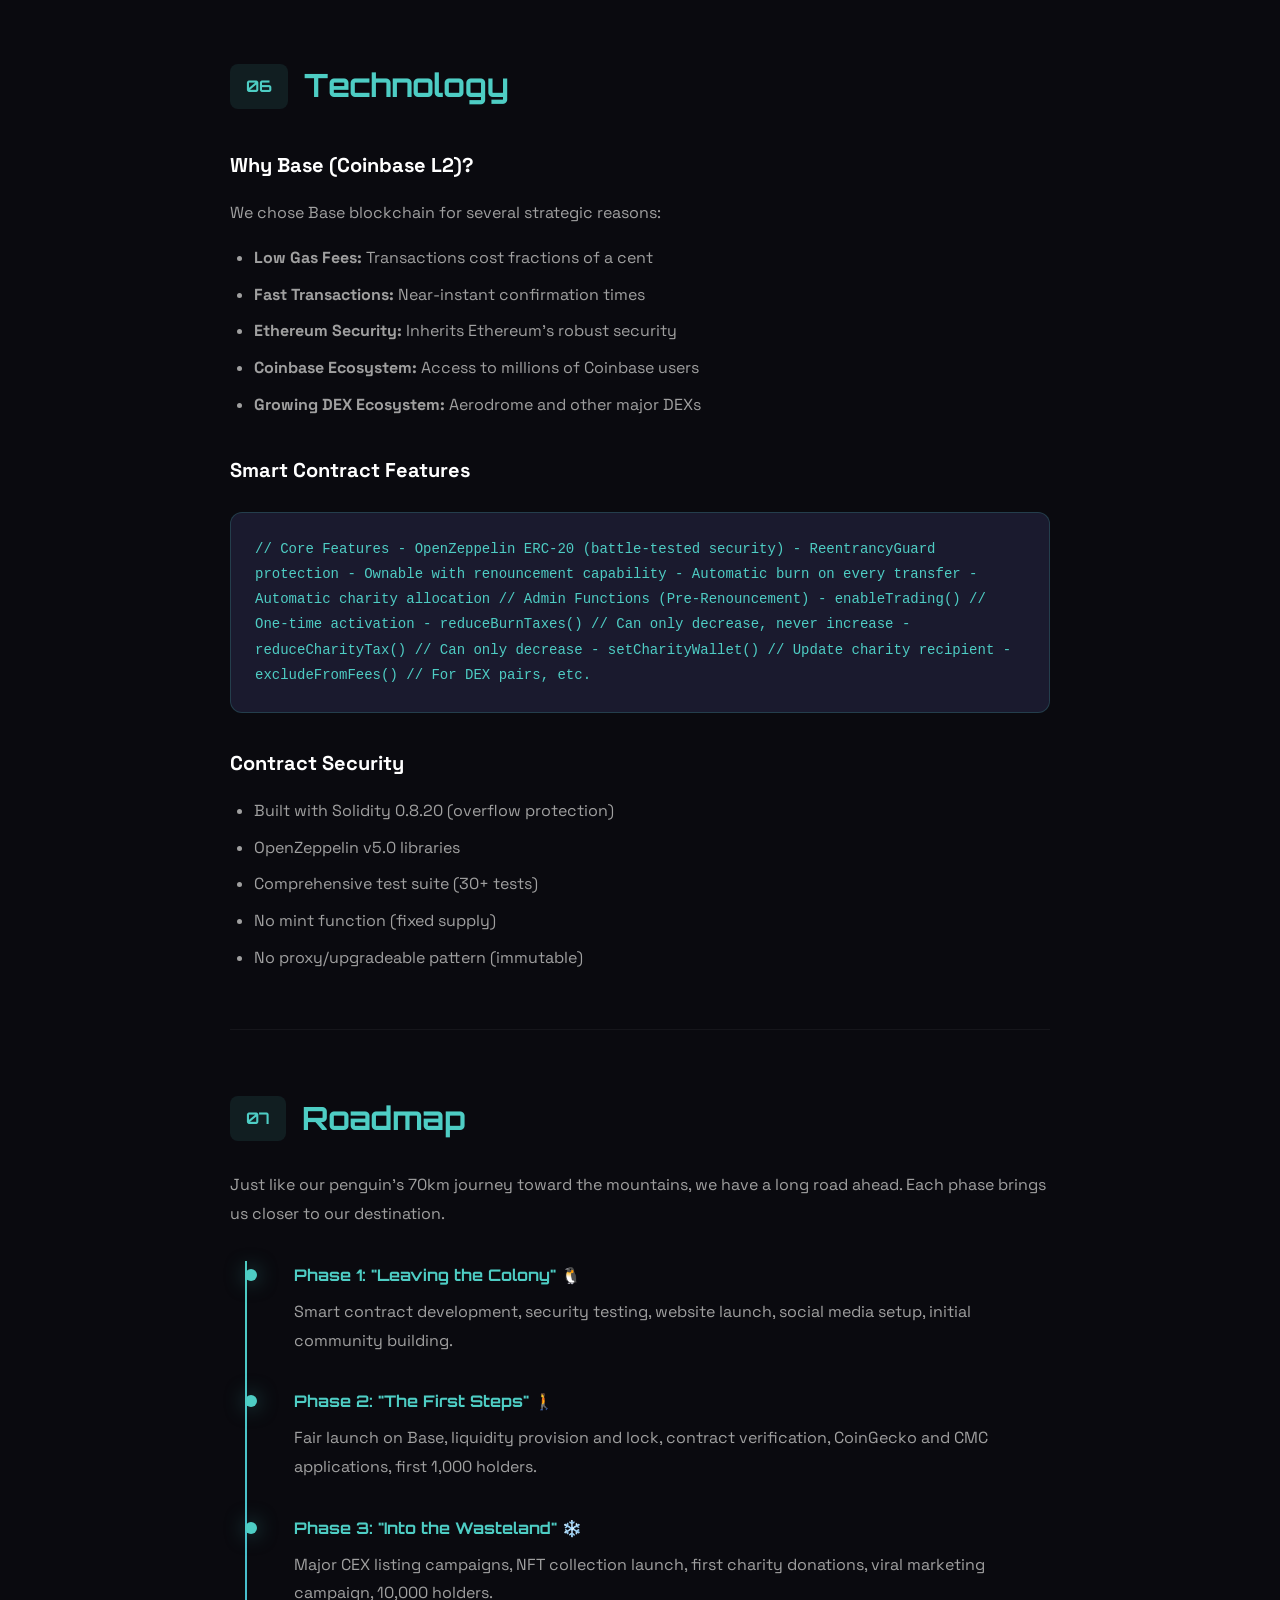
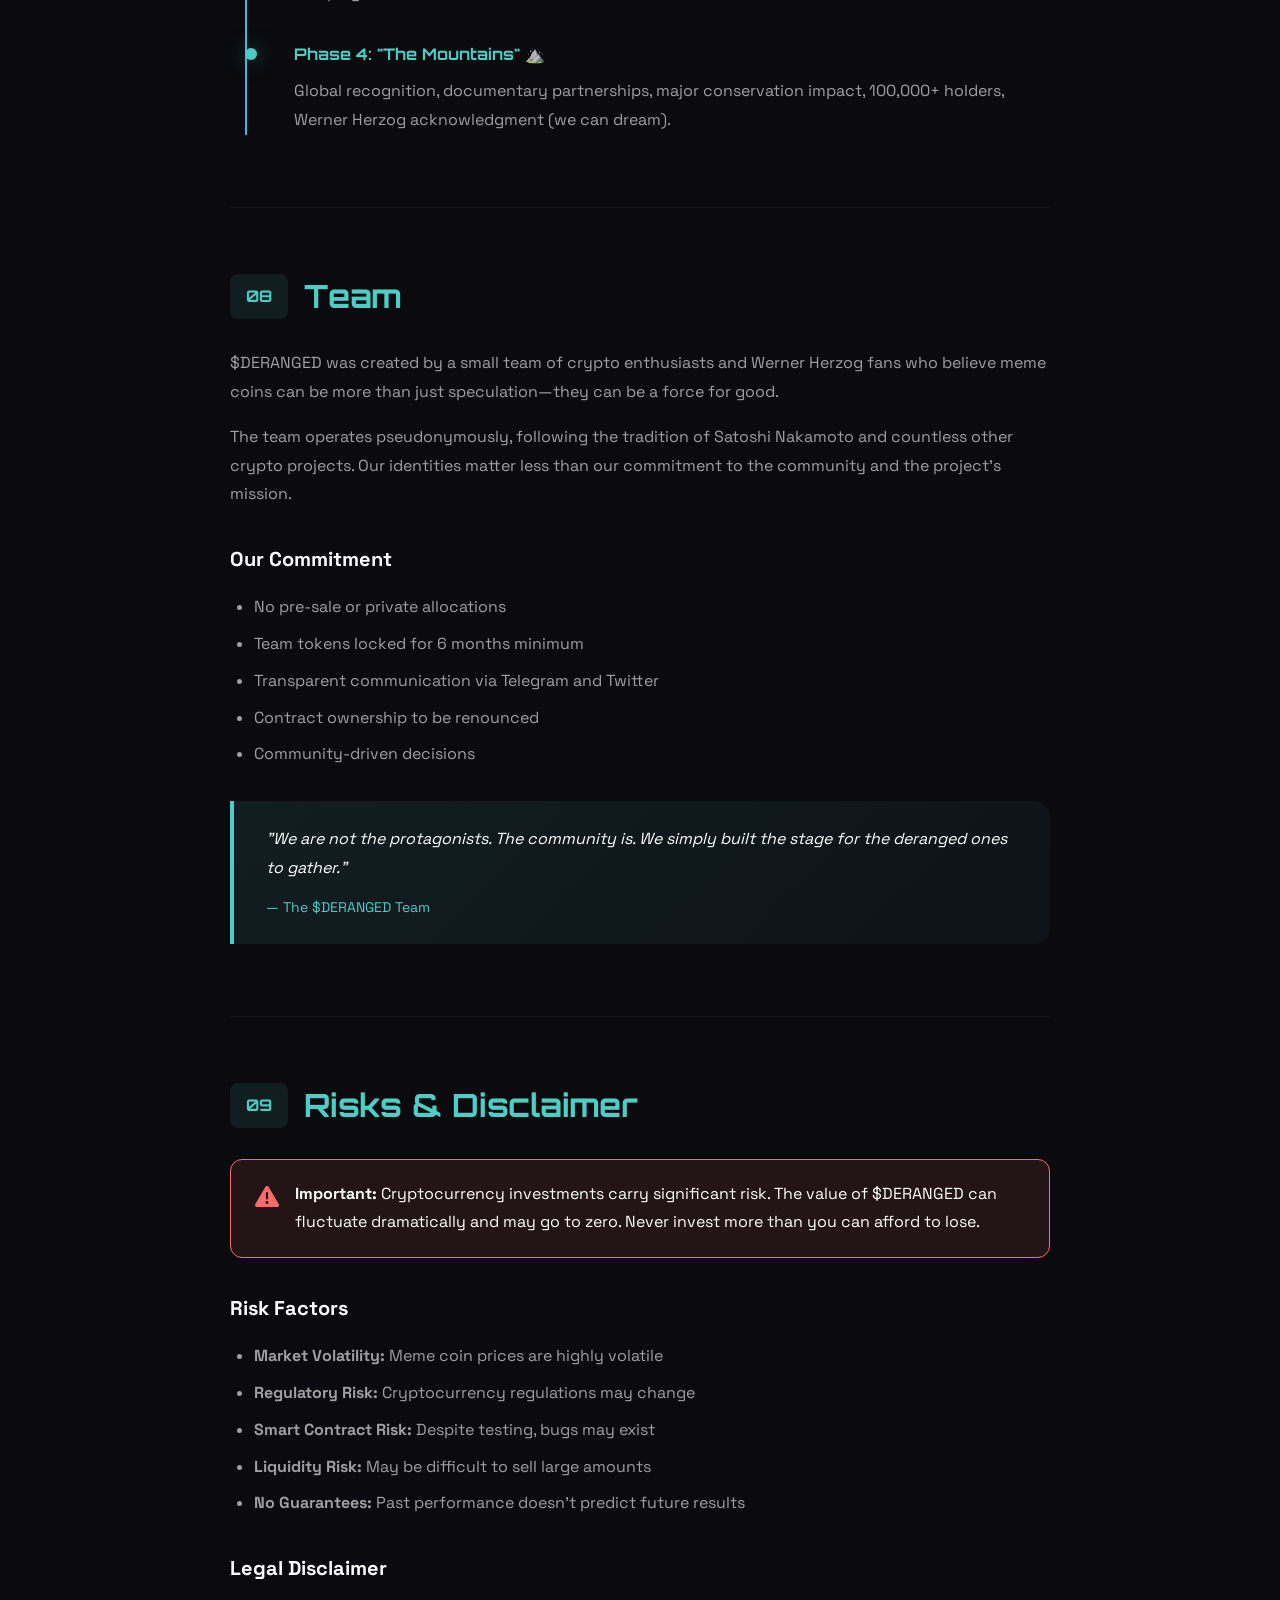
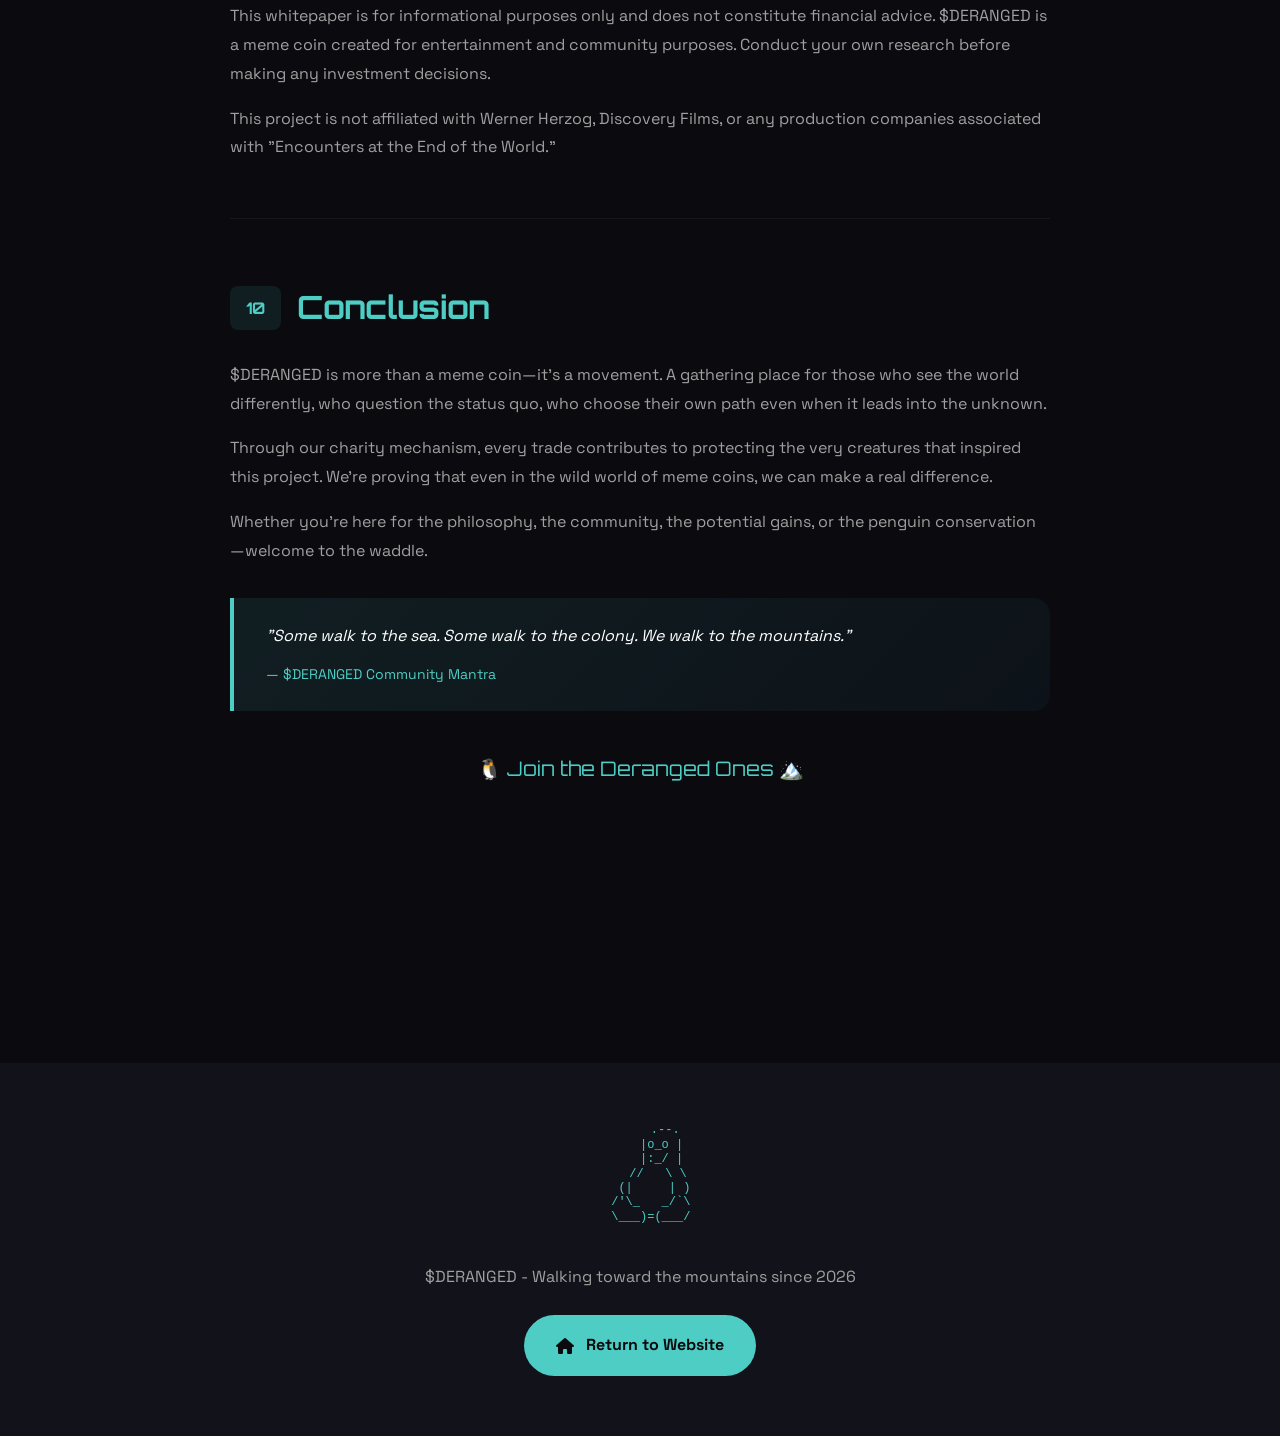
<file: whitepaper.html>
<!DOCTYPE html>
<html lang="en">
<head>
    <meta charset="UTF-8">
    <meta name="viewport" content="width=device-width, initial-scale=1.0">
    <title>$DERANGED Whitepaper | The Deranged Penguin</title>
    <meta name="description" content="Official Whitepaper for $DERANGED - The most philosophical meme coin in crypto history.">
    <link rel="icon" type="image/svg+xml" href="assets/favicon.svg">
    <link href="https://fonts.googleapis.com/css2?family=Space+Grotesk:wght@300;400;500;600;700&family=Orbitron:wght@400;500;600;700;800;900&display=swap" rel="stylesheet">
    <link rel="stylesheet" href="https://cdnjs.cloudflare.com/ajax/libs/font-awesome/6.4.0/css/all.min.css">
    <style>
        :root {
            --primary: #4ECDC4;
            --secondary: #45B7D1;
            --accent: #96CEB4;
            --dark: #0a0a0f;
            --dark-lighter: #12121a;
            --text: #ffffff;
            --text-muted: #a0a0a0;
        }

        * {
            margin: 0;
            padding: 0;
            box-sizing: border-box;
        }

        body {
            font-family: 'Space Grotesk', sans-serif;
            background: var(--dark);
            color: var(--text);
            line-height: 1.8;
        }

        /* Navigation */
        .navbar {
            position: fixed;
            top: 0;
            left: 0;
            right: 0;
            padding: 20px 40px;
            background: rgba(10, 10, 15, 0.95);
            backdrop-filter: blur(20px);
            z-index: 1000;
            border-bottom: 1px solid rgba(255, 255, 255, 0.05);
        }

        .nav-container {
            max-width: 1400px;
            margin: 0 auto;
            display: flex;
            justify-content: space-between;
            align-items: center;
        }

        .logo {
            display: flex;
            align-items: center;
            gap: 12px;
            text-decoration: none;
            font-family: 'Orbitron', sans-serif;
            font-weight: 700;
            font-size: 1.5rem;
            color: var(--text);
        }

        .logo-icon {
            font-size: 2rem;
        }

        .back-btn {
            display: flex;
            align-items: center;
            gap: 8px;
            padding: 12px 24px;
            background: transparent;
            border: 2px solid var(--primary);
            border-radius: 50px;
            color: var(--primary);
            text-decoration: none;
            font-weight: 600;
            transition: all 0.3s ease;
        }

        .back-btn:hover {
            background: var(--primary);
            color: var(--dark);
        }

        /* Main Content */
        .whitepaper {
            max-width: 900px;
            margin: 0 auto;
            padding: 120px 40px 80px;
        }

        /* Header */
        .wp-header {
            text-align: center;
            margin-bottom: 80px;
            padding-bottom: 60px;
            border-bottom: 1px solid rgba(255, 255, 255, 0.1);
        }

        .wp-badge {
            display: inline-block;
            padding: 8px 20px;
            background: rgba(78, 205, 196, 0.1);
            border: 1px solid var(--primary);
            border-radius: 50px;
            color: var(--primary);
            font-size: 0.875rem;
            font-weight: 600;
            margin-bottom: 24px;
        }

        .wp-title {
            font-family: 'Orbitron', sans-serif;
            font-size: 3.5rem;
            font-weight: 900;
            margin-bottom: 16px;
            background: linear-gradient(135deg, var(--primary), var(--secondary));
            -webkit-background-clip: text;
            -webkit-text-fill-color: transparent;
            background-clip: text;
        }

        .wp-subtitle {
            font-size: 1.5rem;
            color: var(--text-muted);
            margin-bottom: 24px;
        }

        .wp-meta {
            display: flex;
            justify-content: center;
            gap: 40px;
            color: var(--text-muted);
            font-size: 0.875rem;
        }

        .wp-meta span {
            display: flex;
            align-items: center;
            gap: 8px;
        }

        /* Table of Contents */
        .toc {
            background: var(--dark-lighter);
            border-radius: 16px;
            padding: 40px;
            margin-bottom: 60px;
            border: 1px solid rgba(255, 255, 255, 0.05);
        }

        .toc h2 {
            font-family: 'Orbitron', sans-serif;
            font-size: 1.25rem;
            margin-bottom: 24px;
            color: var(--primary);
        }

        .toc-list {
            list-style: none;
            display: grid;
            grid-template-columns: repeat(2, 1fr);
            gap: 12px;
        }

        .toc-list a {
            display: flex;
            align-items: center;
            gap: 12px;
            color: var(--text);
            text-decoration: none;
            padding: 12px 16px;
            border-radius: 8px;
            transition: all 0.3s ease;
        }

        .toc-list a:hover {
            background: rgba(78, 205, 196, 0.1);
            color: var(--primary);
        }

        .toc-list .toc-number {
            font-family: 'Orbitron', sans-serif;
            font-size: 0.75rem;
            color: var(--primary);
            width: 24px;
        }

        /* Sections */
        .wp-section {
            margin-bottom: 60px;
            padding-bottom: 40px;
            border-bottom: 1px solid rgba(255, 255, 255, 0.05);
        }

        .wp-section:last-child {
            border-bottom: none;
        }

        .wp-section h2 {
            font-family: 'Orbitron', sans-serif;
            font-size: 2rem;
            margin-bottom: 24px;
            color: var(--primary);
            display: flex;
            align-items: center;
            gap: 16px;
        }

        .wp-section h2 .section-number {
            font-size: 1rem;
            padding: 8px 16px;
            background: rgba(78, 205, 196, 0.1);
            border-radius: 8px;
        }

        .wp-section h3 {
            font-size: 1.25rem;
            margin: 32px 0 16px;
            color: var(--text);
        }

        .wp-section p {
            color: var(--text-muted);
            margin-bottom: 16px;
        }

        .wp-section ul, .wp-section ol {
            color: var(--text-muted);
            margin: 16px 0;
            padding-left: 24px;
        }

        .wp-section li {
            margin-bottom: 8px;
        }

        /* Quote Block */
        .wp-quote {
            background: linear-gradient(135deg, rgba(78, 205, 196, 0.1), rgba(69, 183, 209, 0.05));
            border-left: 4px solid var(--primary);
            padding: 24px 32px;
            margin: 32px 0;
            border-radius: 0 16px 16px 0;
            font-style: italic;
            color: var(--text);
        }

        .wp-quote cite {
            display: block;
            margin-top: 12px;
            font-style: normal;
            color: var(--primary);
            font-size: 0.875rem;
        }

        /* Stats Grid */
        .stats-grid {
            display: grid;
            grid-template-columns: repeat(3, 1fr);
            gap: 20px;
            margin: 32px 0;
        }

        .stat-card {
            background: var(--dark-lighter);
            border: 1px solid rgba(255, 255, 255, 0.05);
            border-radius: 16px;
            padding: 24px;
            text-align: center;
        }

        .stat-card .value {
            font-family: 'Orbitron', sans-serif;
            font-size: 1.75rem;
            font-weight: 700;
            color: var(--primary);
            margin-bottom: 8px;
        }

        .stat-card .label {
            color: var(--text-muted);
            font-size: 0.875rem;
        }

        /* Table */
        .wp-table {
            width: 100%;
            border-collapse: collapse;
            margin: 24px 0;
            background: var(--dark-lighter);
            border-radius: 12px;
            overflow: hidden;
        }

        .wp-table th, .wp-table td {
            padding: 16px 20px;
            text-align: left;
            border-bottom: 1px solid rgba(255, 255, 255, 0.05);
        }

        .wp-table th {
            background: rgba(78, 205, 196, 0.1);
            color: var(--primary);
            font-family: 'Orbitron', sans-serif;
            font-size: 0.875rem;
        }

        .wp-table td {
            color: var(--text-muted);
        }

        .wp-table tr:last-child td {
            border-bottom: none;
        }

        /* Code Block */
        .code-block {
            background: #1a1a2e;
            border-radius: 12px;
            padding: 24px;
            margin: 24px 0;
            overflow-x: auto;
            font-family: 'Fira Code', monospace;
            font-size: 0.875rem;
            color: var(--primary);
            border: 1px solid rgba(78, 205, 196, 0.2);
        }

        /* Warning Box */
        .warning-box {
            background: rgba(255, 107, 107, 0.1);
            border: 1px solid #ff6b6b;
            border-radius: 12px;
            padding: 20px 24px;
            margin: 24px 0;
            display: flex;
            gap: 16px;
            align-items: flex-start;
        }

        .warning-box i {
            color: #ff6b6b;
            font-size: 1.5rem;
            margin-top: 4px;
        }

        .warning-box p {
            color: var(--text);
            margin: 0;
        }

        /* Info Box */
        .info-box {
            background: rgba(78, 205, 196, 0.1);
            border: 1px solid var(--primary);
            border-radius: 12px;
            padding: 20px 24px;
            margin: 24px 0;
            display: flex;
            gap: 16px;
            align-items: flex-start;
        }

        .info-box i {
            color: var(--primary);
            font-size: 1.5rem;
            margin-top: 4px;
        }

        .info-box p {
            color: var(--text);
            margin: 0;
        }

        /* Roadmap Timeline */
        .roadmap-timeline {
            position: relative;
            padding-left: 40px;
            margin: 32px 0;
        }

        .roadmap-timeline::before {
            content: '';
            position: absolute;
            left: 15px;
            top: 0;
            bottom: 0;
            width: 2px;
            background: linear-gradient(to bottom, var(--primary), var(--secondary));
        }

        .timeline-item {
            position: relative;
            margin-bottom: 32px;
            padding-left: 24px;
        }

        .timeline-item::before {
            content: '';
            position: absolute;
            left: -25px;
            top: 8px;
            width: 12px;
            height: 12px;
            background: var(--primary);
            border-radius: 50%;
            box-shadow: 0 0 20px rgba(78, 205, 196, 0.5);
        }

        .timeline-item h4 {
            font-family: 'Orbitron', sans-serif;
            color: var(--primary);
            margin-bottom: 8px;
        }

        .timeline-item p {
            color: var(--text-muted);
            margin: 0;
        }

        /* Footer */
        .wp-footer {
            text-align: center;
            padding: 60px 40px;
            background: var(--dark-lighter);
            margin-top: 80px;
        }

        .wp-footer p {
            color: var(--text-muted);
            margin-bottom: 24px;
        }

        .wp-footer .penguin-ascii {
            font-family: monospace;
            color: var(--primary);
            font-size: 0.75rem;
            line-height: 1.2;
            margin-bottom: 24px;
        }

        /* Download Button */
        .download-btn {
            display: inline-flex;
            align-items: center;
            gap: 12px;
            padding: 16px 32px;
            background: var(--primary);
            color: var(--dark);
            text-decoration: none;
            border-radius: 50px;
            font-weight: 700;
            transition: all 0.3s ease;
        }

        .download-btn:hover {
            transform: translateY(-2px);
            box-shadow: 0 10px 30px rgba(78, 205, 196, 0.3);
        }

        /* Responsive */
        @media (max-width: 768px) {
            .whitepaper {
                padding: 100px 20px 60px;
            }

            .wp-title {
                font-size: 2rem;
            }

            .wp-subtitle {
                font-size: 1.125rem;
            }

            .wp-meta {
                flex-direction: column;
                gap: 12px;
            }

            .toc-list {
                grid-template-columns: 1fr;
            }

            .stats-grid {
                grid-template-columns: 1fr;
            }

            .wp-section h2 {
                font-size: 1.5rem;
                flex-direction: column;
                align-items: flex-start;
                gap: 8px;
            }
        }
    </style>
</head>
<body>
    <!-- Navigation -->
    <nav class="navbar">
        <div class="nav-container">
            <a href="index.html" class="logo">
                <span class="logo-icon">🐧</span>
                <span class="logo-text">$DERANGED</span>
            </a>
            <a href="index.html" class="back-btn">
                <i class="fas fa-arrow-left"></i>
                Back to Website
            </a>
        </div>
    </nav>

    <!-- Whitepaper Content -->
    <main class="whitepaper">
        <!-- Header -->
        <header class="wp-header">
            <span class="wp-badge">📄 Official Document</span>
            <h1 class="wp-title">$DERANGED WHITEPAPER</h1>
            <p class="wp-subtitle">The Most Philosophical Meme Coin in Crypto History</p>
            <div class="wp-meta">
                <span><i class="fas fa-calendar"></i> Version 1.0 - January 2026</span>
                <span><i class="fas fa-link"></i> Base Blockchain (L2)</span>
                <span><i class="fas fa-shield-alt"></i> Audited & Verified</span>
            </div>
        </header>

        <!-- Table of Contents -->
        <nav class="toc">
            <h2>📑 Table of Contents</h2>
            <ul class="toc-list">
                <li><a href="#abstract"><span class="toc-number">01</span> Abstract</a></li>
                <li><a href="#origin"><span class="toc-number">02</span> Origin Story</a></li>
                <li><a href="#philosophy"><span class="toc-number">03</span> Philosophy</a></li>
                <li><a href="#tokenomics"><span class="toc-number">04</span> Tokenomics</a></li>
                <li><a href="#charity"><span class="toc-number">05</span> Charity Mission</a></li>
                <li><a href="#technology"><span class="toc-number">06</span> Technology</a></li>
                <li><a href="#roadmap"><span class="toc-number">07</span> Roadmap</a></li>
                <li><a href="#team"><span class="toc-number">08</span> Team</a></li>
                <li><a href="#risks"><span class="toc-number">09</span> Risks & Disclaimer</a></li>
                <li><a href="#conclusion"><span class="toc-number">10</span> Conclusion</a></li>
            </ul>
        </nav>

        <!-- Section 1: Abstract -->
        <section class="wp-section" id="abstract">
            <h2><span class="section-number">01</span> Abstract</h2>
            <p>$DERANGED is a community-driven meme token deployed on the Base blockchain (Coinbase L2), inspired by one of the most profound moments in documentary film history: Werner Herzog's "deranged penguin" from <em>Encounters at the End of the World</em> (2007).</p>
            
            <p>Unlike traditional meme coins that rely purely on speculation, $DERANGED combines philosophical depth with real-world impact through its innovative <strong>2% charity mechanism</strong> that directly supports penguin conservation efforts worldwide.</p>

            <div class="stats-grid">
                <div class="stat-card">
                    <div class="value">1B</div>
                    <div class="label">Total Supply</div>
                </div>
                <div class="stat-card">
                    <div class="value">2%</div>
                    <div class="label">Charity Per Trade</div>
                </div>
                <div class="stat-card">
                    <div class="value">Base L2</div>
                    <div class="label">Blockchain</div>
                </div>
            </div>

            <div class="wp-quote">
                "Even if he were to be caught and brought back to the colony, he would immediately head right back for the mountains."
                <cite>— Werner Herzog, 2007</cite>
            </div>
        </section>

        <!-- Section 2: Origin Story -->
        <section class="wp-section" id="origin">
            <h2><span class="section-number">02</span> Origin Story</h2>
            
            <h3>The Documentary</h3>
            <p>In 2007, legendary German filmmaker Werner Herzog traveled to Antarctica to create his documentary <em>"Encounters at the End of the World"</em>. Unlike typical nature documentaries focused on "fluffy penguins," Herzog sought to explore the dreams and madness of those who choose to live at the edge of existence.</p>

            <h3>The Scene</h3>
            <p>During filming, Herzog witnessed something extraordinary. Among thousands of Adélie penguins heading to the ocean to feed or returning to their nesting grounds, one penguin stopped. He looked at the sea. He looked at his colony. And then, defying every survival instinct coded into millions of years of evolution...</p>

            <p><strong>He turned and walked alone toward the mountains.</strong></p>

            <p>70 kilometers of frozen wasteland. Certain death. No food. No shelter. No return.</p>

            <h3>The Question</h3>
            <p>Herzog asked penguin scientist Dr. David Ainley a question no one had asked before: <em>"Do penguins go insane?"</em></p>

            <p>The scientist had no answer. But the footage speaks for itself—a single penguin, choosing oblivion over conformity, walking steadfastly toward his own end.</p>

            <div class="info-box">
                <i class="fas fa-film"></i>
                <p><strong>Watch the documentary:</strong> "Encounters at the End of the World" (2007) won numerous awards and was nominated for Best Documentary at the 81st Academy Awards. Available on major streaming platforms.</p>
            </div>
        </section>

        <!-- Section 3: Philosophy -->
        <section class="wp-section" id="philosophy">
            <h2><span class="section-number">03</span> Philosophy</h2>
            
            <p>The deranged penguin transcended its documentary origins to become a universal symbol interpreted through multiple philosophical lenses:</p>

            <table class="wp-table">
                <thead>
                    <tr>
                        <th>Philosophy</th>
                        <th>Interpretation</th>
                    </tr>
                </thead>
                <tbody>
                    <tr>
                        <td><strong>🖤 Nihilism</strong></td>
                        <td>The absurdity of existence in an indifferent universe. Nothing matters, so why not walk toward the mountains?</td>
                    </tr>
                    <tr>
                        <td><strong>🔥 Existentialism</strong></td>
                        <td>Choosing your own path, defining your own meaning, even when it leads to oblivion.</td>
                    </tr>
                    <tr>
                        <td><strong>⚡ Rebellion</strong></td>
                        <td>Rejecting the system, the colony, the predetermined path. Walking away from everything you're supposed to do.</td>
                    </tr>
                    <tr>
                        <td><strong>🌌 Isolation</strong></td>
                        <td>The profound loneliness of those who see the world differently. The burden of unique perception.</td>
                    </tr>
                    <tr>
                        <td><strong>💎 Conviction</strong></td>
                        <td>Diamond hands incarnate. Never turning back, no matter what lies ahead.</td>
                    </tr>
                </tbody>
            </table>

            <h3>The Crypto Connection</h3>
            <p>In cryptocurrency, we are all deranged penguins. We reject traditional finance. We question the established order. We walk toward our own mountains—decentralization, financial sovereignty, community governance.</p>

            <p>They call us crazy. We call it <strong>freedom</strong>.</p>

            <div class="wp-quote">
                "In crypto, we are all deranged penguins. We reject traditional finance. We walk toward our own mountains. They call us crazy. We call it freedom."
                <cite>— $DERANGED Manifesto</cite>
            </div>
        </section>

        <!-- Section 4: Tokenomics -->
        <section class="wp-section" id="tokenomics">
            <h2><span class="section-number">04</span> Tokenomics</h2>
            
            <h3>Token Specifications</h3>
            <div class="code-block">
Token Name:     Deranged Penguin
Symbol:         DERANGED
Blockchain:     Base (Coinbase L2)
Standard:       ERC-20
Total Supply:   1,000,000,000 (1 Billion)
Decimals:       18
            </div>

            <h3>Tax Structure</h3>
            <table class="wp-table">
                <thead>
                    <tr>
                        <th>Transaction</th>
                        <th>Burn Tax</th>
                        <th>Charity Tax</th>
                        <th>Total</th>
                    </tr>
                </thead>
                <tbody>
                    <tr>
                        <td><strong>🟢 Buy</strong></td>
                        <td>2%</td>
                        <td>2%</td>
                        <td>4%</td>
                    </tr>
                    <tr>
                        <td><strong>🔴 Sell</strong></td>
                        <td>3%</td>
                        <td>2%</td>
                        <td>5%</td>
                    </tr>
                </tbody>
            </table>

            <h3>Deflationary Mechanism</h3>
            <p>Every transaction permanently removes tokens from circulation through our burn mechanism. As volume increases, supply decreases, creating natural scarcity over time.</p>

            <h3>Token Distribution</h3>
            <table class="wp-table">
                <thead>
                    <tr>
                        <th>Allocation</th>
                        <th>Percentage</th>
                        <th>Purpose</th>
                    </tr>
                </thead>
                <tbody>
                    <tr>
                        <td>🌊 Liquidity Pool</td>
                        <td>90%</td>
                        <td>Fair launch, permanently locked</td>
                    </tr>
                    <tr>
                        <td>🐧 Team/Development</td>
                        <td>5%</td>
                        <td>Marketing & continued development</td>
                    </tr>
                    <tr>
                        <td>🎁 Community Airdrops</td>
                        <td>3%</td>
                        <td>Rewards for early supporters</td>
                    </tr>
                    <tr>
                        <td>🤝 Partnerships</td>
                        <td>2%</td>
                        <td>CEX listings, collaborations</td>
                    </tr>
                </tbody>
            </table>

            <h3>Security Features</h3>
            <ul>
                <li><strong>Anti-Bot Protection:</strong> 3-block delay after trading enabled</li>
                <li><strong>Max Transaction Limit:</strong> 1% of total supply per transaction</li>
                <li><strong>Liquidity Lock:</strong> 100% of LP tokens locked</li>
                <li><strong>Ownership Renouncement:</strong> Contract ownership will be renounced post-launch</li>
                <li><strong>Tax Reduction Only:</strong> Taxes can only be reduced, never increased</li>
            </ul>
        </section>

        <!-- Section 5: Charity Mission -->
        <section class="wp-section" id="charity">
            <h2><span class="section-number">05</span> Charity Mission</h2>
            
            <p>What sets $DERANGED apart from other meme coins is our commitment to <strong>real-world impact</strong>. 2% of every transaction is automatically sent to a dedicated charity wallet for penguin conservation.</p>

            <h3>Why Penguin Conservation?</h3>
            <p>Our project's soul comes from a penguin. It's only fitting that we give back to protect these remarkable creatures who face increasing threats from climate change, habitat loss, and human activity.</p>

            <h3>Partner Organizations</h3>
            <ul>
                <li><strong>🌊 Global Penguin Society</strong> - Research and conservation across South America</li>
                <li><strong>🇦🇺 Penguin Foundation Australia</strong> - Protecting Little Penguins in Victoria</li>
                <li><strong>🌍 Antarctic Conservation Coalition</strong> - Advocating for Antarctic protection</li>
                <li><strong>🐧 SANCCOB</strong> - African Penguin rescue and rehabilitation</li>
            </ul>

            <h3>Transparency Commitment</h3>
            <ul>
                <li>All charity wallet transactions publicly visible on-chain</li>
                <li>Quarterly donation reports published to community</li>
                <li>Proof of donations shared on social media</li>
                <li>Community voting on allocation percentages</li>
            </ul>

            <div class="info-box">
                <i class="fas fa-heart"></i>
                <p><strong>Every trade matters:</strong> Whether you're buying or selling, 2% goes directly to help real penguins. Your degen trades are literally saving penguins. 🐧❤️</p>
            </div>
        </section>

        <!-- Section 6: Technology -->
        <section class="wp-section" id="technology">
            <h2><span class="section-number">06</span> Technology</h2>
            
            <h3>Why Base (Coinbase L2)?</h3>
            <p>We chose Base blockchain for several strategic reasons:</p>
            <ul>
                <li><strong>Low Gas Fees:</strong> Transactions cost fractions of a cent</li>
                <li><strong>Fast Transactions:</strong> Near-instant confirmation times</li>
                <li><strong>Ethereum Security:</strong> Inherits Ethereum's robust security</li>
                <li><strong>Coinbase Ecosystem:</strong> Access to millions of Coinbase users</li>
                <li><strong>Growing DEX Ecosystem:</strong> Aerodrome and other major DEXs</li>
            </ul>

            <h3>Smart Contract Features</h3>
            <div class="code-block">
// Core Features
- OpenZeppelin ERC-20 (battle-tested security)
- ReentrancyGuard protection
- Ownable with renouncement capability
- Automatic burn on every transfer
- Automatic charity allocation

// Admin Functions (Pre-Renouncement)
- enableTrading()      // One-time activation
- reduceBurnTaxes()    // Can only decrease, never increase  
- reduceCharityTax()   // Can only decrease
- setCharityWallet()   // Update charity recipient
- excludeFromFees()    // For DEX pairs, etc.
            </div>

            <h3>Contract Security</h3>
            <ul>
                <li>Built with Solidity 0.8.20 (overflow protection)</li>
                <li>OpenZeppelin v5.0 libraries</li>
                <li>Comprehensive test suite (30+ tests)</li>
                <li>No mint function (fixed supply)</li>
                <li>No proxy/upgradeable pattern (immutable)</li>
            </ul>
        </section>

        <!-- Section 7: Roadmap -->
        <section class="wp-section" id="roadmap">
            <h2><span class="section-number">07</span> Roadmap</h2>
            
            <p>Just like our penguin's 70km journey toward the mountains, we have a long road ahead. Each phase brings us closer to our destination.</p>

            <div class="roadmap-timeline">
                <div class="timeline-item">
                    <h4>Phase 1: "Leaving the Colony" 🐧</h4>
                    <p>Smart contract development, security testing, website launch, social media setup, initial community building.</p>
                </div>
                <div class="timeline-item">
                    <h4>Phase 2: "The First Steps" 🚶</h4>
                    <p>Fair launch on Base, liquidity provision and lock, contract verification, CoinGecko and CMC applications, first 1,000 holders.</p>
                </div>
                <div class="timeline-item">
                    <h4>Phase 3: "Into the Wasteland" ❄️</h4>
                    <p>Major CEX listing campaigns, NFT collection launch, first charity donations, viral marketing campaign, 10,000 holders.</p>
                </div>
                <div class="timeline-item">
                    <h4>Phase 4: "The Mountains" ⛰️</h4>
                    <p>Global recognition, documentary partnerships, major conservation impact, 100,000+ holders, Werner Herzog acknowledgment (we can dream).</p>
                </div>
            </div>
        </section>

        <!-- Section 8: Team -->
        <section class="wp-section" id="team">
            <h2><span class="section-number">08</span> Team</h2>
            
            <p>$DERANGED was created by a small team of crypto enthusiasts and Werner Herzog fans who believe meme coins can be more than just speculation—they can be a force for good.</p>

            <p>The team operates pseudonymously, following the tradition of Satoshi Nakamoto and countless other crypto projects. Our identities matter less than our commitment to the community and the project's mission.</p>

            <h3>Our Commitment</h3>
            <ul>
                <li>No pre-sale or private allocations</li>
                <li>Team tokens locked for 6 months minimum</li>
                <li>Transparent communication via Telegram and Twitter</li>
                <li>Contract ownership to be renounced</li>
                <li>Community-driven decisions</li>
            </ul>

            <div class="wp-quote">
                "We are not the protagonists. The community is. We simply built the stage for the deranged ones to gather."
                <cite>— The $DERANGED Team</cite>
            </div>
        </section>

        <!-- Section 9: Risks & Disclaimer -->
        <section class="wp-section" id="risks">
            <h2><span class="section-number">09</span> Risks & Disclaimer</h2>
            
            <div class="warning-box">
                <i class="fas fa-exclamation-triangle"></i>
                <p><strong>Important:</strong> Cryptocurrency investments carry significant risk. The value of $DERANGED can fluctuate dramatically and may go to zero. Never invest more than you can afford to lose.</p>
            </div>

            <h3>Risk Factors</h3>
            <ul>
                <li><strong>Market Volatility:</strong> Meme coin prices are highly volatile</li>
                <li><strong>Regulatory Risk:</strong> Cryptocurrency regulations may change</li>
                <li><strong>Smart Contract Risk:</strong> Despite testing, bugs may exist</li>
                <li><strong>Liquidity Risk:</strong> May be difficult to sell large amounts</li>
                <li><strong>No Guarantees:</strong> Past performance doesn't predict future results</li>
            </ul>

            <h3>Legal Disclaimer</h3>
            <p>This whitepaper is for informational purposes only and does not constitute financial advice. $DERANGED is a meme coin created for entertainment and community purposes. Conduct your own research before making any investment decisions.</p>

            <p>This project is not affiliated with Werner Herzog, Discovery Films, or any production companies associated with "Encounters at the End of the World."</p>
        </section>

        <!-- Section 10: Conclusion -->
        <section class="wp-section" id="conclusion">
            <h2><span class="section-number">10</span> Conclusion</h2>
            
            <p>$DERANGED is more than a meme coin—it's a movement. A gathering place for those who see the world differently, who question the status quo, who choose their own path even when it leads into the unknown.</p>

            <p>Through our charity mechanism, every trade contributes to protecting the very creatures that inspired this project. We're proving that even in the wild world of meme coins, we can make a real difference.</p>

            <p>Whether you're here for the philosophy, the community, the potential gains, or the penguin conservation—welcome to the waddle.</p>

            <div class="wp-quote">
                "Some walk to the sea. Some walk to the colony. We walk to the mountains."
                <cite>— $DERANGED Community Mantra</cite>
            </div>

            <p style="text-align: center; margin-top: 40px; color: var(--primary); font-family: 'Orbitron', sans-serif; font-size: 1.25rem;">
                🐧 Join the Deranged Ones 🏔️
            </p>
        </section>
    </main>

    <!-- Footer -->
    <footer class="wp-footer">
        <pre class="penguin-ascii">
       .--.
      |o_o |
      |:_/ |
     //   \ \
    (|     | )
   /'\_   _/`\
   \___)=(___/
        </pre>
        <p>$DERANGED - Walking toward the mountains since 2026</p>
        <a href="index.html" class="download-btn">
            <i class="fas fa-home"></i>
            Return to Website
        </a>
    </footer>
</body>
</html>
</file>
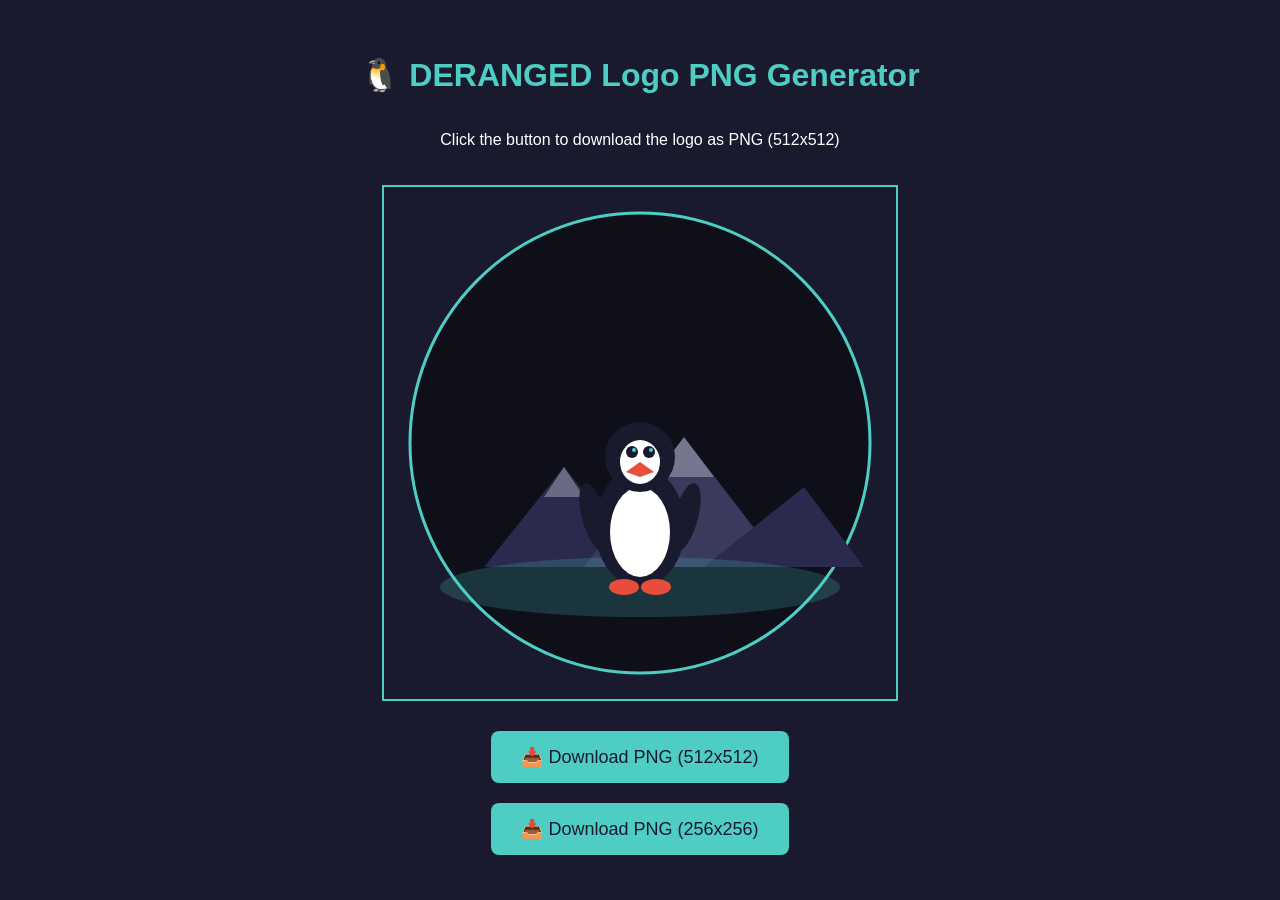
<file: assets/download-logo-png.html>
<!DOCTYPE html>
<html>
<head>
    <title>Download DERANGED Logo as PNG</title>
    <style>
        body {
            background: #1a1a2e;
            color: white;
            font-family: Arial, sans-serif;
            display: flex;
            flex-direction: column;
            align-items: center;
            justify-content: center;
            min-height: 100vh;
            margin: 0;
        }
        canvas {
            border: 2px solid #4ECDC4;
            margin: 20px;
        }
        button {
            background: #4ECDC4;
            color: #1a1a2e;
            border: none;
            padding: 15px 30px;
            font-size: 18px;
            cursor: pointer;
            border-radius: 8px;
            margin: 10px;
        }
        button:hover {
            background: #3db8b0;
        }
        h1 { color: #4ECDC4; }
    </style>
</head>
<body>
    <h1>🐧 DERANGED Logo PNG Generator</h1>
    <p>Click the button to download the logo as PNG (512x512)</p>
    
    <canvas id="canvas" width="512" height="512"></canvas>
    
    <button onclick="downloadPNG()">📥 Download PNG (512x512)</button>
    <button onclick="downloadPNG256()">📥 Download PNG (256x256)</button>
    
    <script>
        const svg = `<svg xmlns="http://www.w3.org/2000/svg" viewBox="0 0 512 512">
  <circle cx="256" cy="256" r="250" fill="#1a1a2e"/>
  <circle cx="256" cy="256" r="230" fill="#0f0f1a" stroke="#4ECDC4" stroke-width="3"/>
  <polygon points="100,380 180,280 260,380" fill="#2a2a4e"/>
  <polygon points="200,380 300,250 400,380" fill="#3a3a5e"/>
  <polygon points="320,380 420,300 480,380" fill="#2a2a4e"/>
  <polygon points="180,280 160,310 200,310" fill="#ffffff" opacity="0.3"/>
  <polygon points="300,250 270,290 330,290" fill="#ffffff" opacity="0.3"/>
  <ellipse cx="256" cy="400" rx="200" ry="30" fill="#4ECDC4" opacity="0.2"/>
  <ellipse cx="256" cy="340" rx="45" ry="60" fill="#1a1a2e"/>
  <ellipse cx="256" cy="345" rx="30" ry="45" fill="#ffffff"/>
  <circle cx="256" cy="270" r="35" fill="#1a1a2e"/>
  <ellipse cx="256" cy="275" rx="20" ry="22" fill="#ffffff"/>
  <circle cx="265" cy="265" r="6" fill="#1a1a2e"/>
  <circle cx="267" cy="263" r="2" fill="#4ECDC4"/>
  <circle cx="248" cy="265" r="6" fill="#1a1a2e"/>
  <circle cx="250" cy="263" r="2" fill="#4ECDC4"/>
  <polygon points="256,275 270,285 256,290 242,285" fill="#e74c3c"/>
  <ellipse cx="210" cy="330" rx="12" ry="35" fill="#1a1a2e" transform="rotate(-15 210 330)"/>
  <ellipse cx="302" cy="330" rx="12" ry="35" fill="#1a1a2e" transform="rotate(15 302 330)"/>
  <ellipse cx="240" cy="400" rx="15" ry="8" fill="#e74c3c"/>
  <ellipse cx="272" cy="400" rx="15" ry="8" fill="#e74c3c"/>
</svg>`;

        function renderToCanvas(size) {
            const canvas = document.getElementById('canvas');
            canvas.width = size;
            canvas.height = size;
            const ctx = canvas.getContext('2d');
            
            const img = new Image();
            const blob = new Blob([svg], {type: 'image/svg+xml'});
            const url = URL.createObjectURL(blob);
            
            img.onload = function() {
                ctx.drawImage(img, 0, 0, size, size);
                URL.revokeObjectURL(url);
            };
            img.src = url;
            return canvas;
        }

        function downloadPNG() {
            const canvas = renderToCanvas(512);
            setTimeout(() => {
                const link = document.createElement('a');
                link.download = 'deranged-logo-512.png';
                link.href = canvas.toDataURL('image/png');
                link.click();
            }, 100);
        }

        function downloadPNG256() {
            const canvas = renderToCanvas(256);
            setTimeout(() => {
                const link = document.createElement('a');
                link.download = 'deranged-logo-256.png';
                link.href = canvas.toDataURL('image/png');
                link.click();
            }, 100);
        }

        // Render on load
        renderToCanvas(512);
    </script>
</body>
</html>
</file>
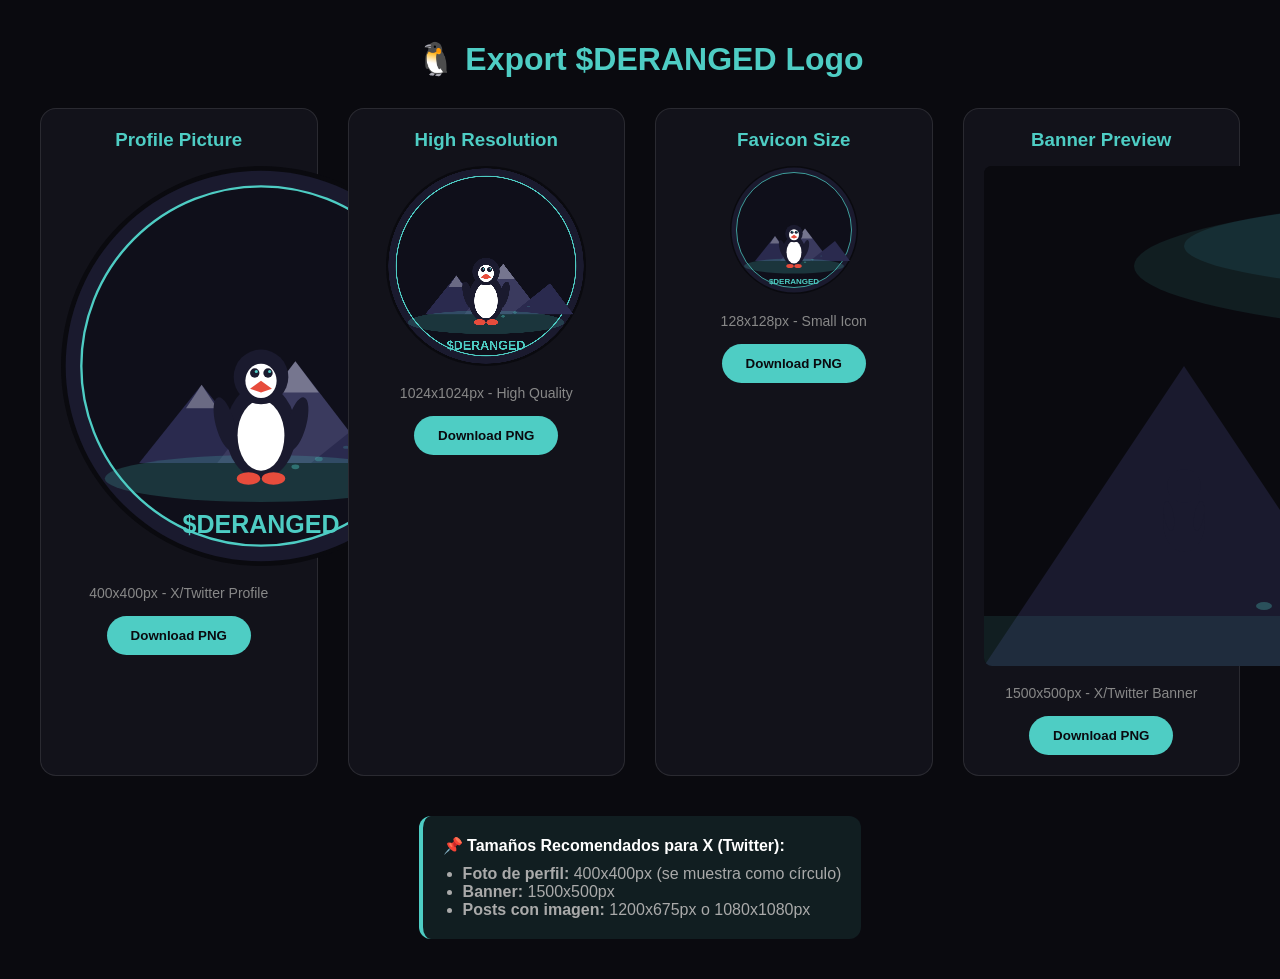
<file: assets/export-logo.html>
<!DOCTYPE html>
<html lang="en">
<head>
    <meta charset="UTF-8">
    <meta name="viewport" content="width=device-width, initial-scale=1.0">
    <title>Export $DERANGED Logo to PNG</title>
    <style>
        * {
            margin: 0;
            padding: 0;
            box-sizing: border-box;
        }
        body {
            font-family: 'Segoe UI', sans-serif;
            background: #0a0a0f;
            color: white;
            min-height: 100vh;
            display: flex;
            flex-direction: column;
            align-items: center;
            justify-content: center;
            padding: 40px;
        }
        h1 {
            margin-bottom: 30px;
            color: #4ECDC4;
        }
        .preview-grid {
            display: grid;
            grid-template-columns: repeat(auto-fit, minmax(200px, 1fr));
            gap: 30px;
            max-width: 1200px;
            width: 100%;
        }
        .preview-item {
            background: #12121a;
            border-radius: 16px;
            padding: 20px;
            text-align: center;
            border: 1px solid rgba(255,255,255,0.1);
        }
        .preview-item h3 {
            margin-bottom: 15px;
            color: #4ECDC4;
        }
        .preview-item canvas {
            background: #0a0a0f;
            border-radius: 50%;
            margin-bottom: 15px;
        }
        .preview-item p {
            color: #888;
            font-size: 0.875rem;
            margin-bottom: 15px;
        }
        button {
            background: #4ECDC4;
            color: #0a0a0f;
            border: none;
            padding: 12px 24px;
            border-radius: 50px;
            cursor: pointer;
            font-weight: 600;
            transition: all 0.3s;
        }
        button:hover {
            transform: scale(1.05);
            box-shadow: 0 0 20px rgba(78, 205, 196, 0.5);
        }
        .info {
            margin-top: 40px;
            padding: 20px;
            background: rgba(78, 205, 196, 0.1);
            border-radius: 12px;
            border-left: 4px solid #4ECDC4;
            max-width: 600px;
        }
        .info h4 {
            margin-bottom: 10px;
        }
        .info ul {
            margin-left: 20px;
            color: #aaa;
        }
    </style>
</head>
<body>
    <h1>🐧 Export $DERANGED Logo</h1>
    
    <div class="preview-grid">
        <div class="preview-item">
            <h3>Profile Picture</h3>
            <canvas id="canvas400" width="400" height="400"></canvas>
            <p>400x400px - X/Twitter Profile</p>
            <button onclick="downloadPNG('canvas400', 'deranged-logo-400.png')">Download PNG</button>
        </div>
        
        <div class="preview-item">
            <h3>High Resolution</h3>
            <canvas id="canvas1024" width="200" height="200" style="width: 200px; height: 200px;"></canvas>
            <p>1024x1024px - High Quality</p>
            <button onclick="downloadPNG('canvas1024', 'deranged-logo-1024.png')">Download PNG</button>
        </div>
        
        <div class="preview-item">
            <h3>Favicon Size</h3>
            <canvas id="canvas128" width="128" height="128"></canvas>
            <p>128x128px - Small Icon</p>
            <button onclick="downloadPNG('canvas128', 'deranged-logo-128.png')">Download PNG</button>
        </div>
        
        <div class="preview-item">
            <h3>Banner Preview</h3>
            <canvas id="canvasBanner" width="300" height="100" style="border-radius: 8px;"></canvas>
            <p>1500x500px - X/Twitter Banner</p>
            <button onclick="downloadPNG('canvasBanner', 'deranged-banner-1500x500.png')">Download PNG</button>
        </div>
    </div>
    
    <div class="info">
        <h4>📌 Tamaños Recomendados para X (Twitter):</h4>
        <ul>
            <li><strong>Foto de perfil:</strong> 400x400px (se muestra como círculo)</li>
            <li><strong>Banner:</strong> 1500x500px</li>
            <li><strong>Posts con imagen:</strong> 1200x675px o 1080x1080px</li>
        </ul>
    </div>

    <script>
        // SVG del logo
        const svgString = `<svg xmlns="http://www.w3.org/2000/svg" viewBox="0 0 512 512">
  <circle cx="256" cy="256" r="250" fill="#1a1a2e"/>
  <circle cx="256" cy="256" r="230" fill="#0f0f1a" stroke="#4ECDC4" stroke-width="3"/>
  <polygon points="100,380 180,280 260,380" fill="#2a2a4e"/>
  <polygon points="200,380 300,250 400,380" fill="#3a3a5e"/>
  <polygon points="320,380 420,300 480,380" fill="#2a2a4e"/>
  <polygon points="180,280 160,310 200,310" fill="#ffffff" opacity="0.3"/>
  <polygon points="300,250 270,290 330,290" fill="#ffffff" opacity="0.3"/>
  <ellipse cx="256" cy="400" rx="200" ry="30" fill="#4ECDC4" opacity="0.2"/>
  <ellipse cx="256" cy="340" rx="45" ry="60" fill="#1a1a2e"/>
  <ellipse cx="256" cy="345" rx="30" ry="45" fill="#ffffff"/>
  <circle cx="256" cy="270" r="35" fill="#1a1a2e"/>
  <ellipse cx="256" cy="275" rx="20" ry="22" fill="#ffffff"/>
  <circle cx="265" cy="265" r="6" fill="#1a1a2e"/>
  <circle cx="267" cy="263" r="2" fill="#4ECDC4"/>
  <circle cx="248" cy="265" r="6" fill="#1a1a2e"/>
  <circle cx="250" cy="263" r="2" fill="#4ECDC4"/>
  <polygon points="256,275 270,285 256,290 242,285" fill="#e74c3c"/>
  <ellipse cx="210" cy="330" rx="12" ry="35" fill="#1a1a2e" transform="rotate(-15 210 330)"/>
  <ellipse cx="302" cy="330" rx="12" ry="35" fill="#1a1a2e" transform="rotate(15 302 330)"/>
  <ellipse cx="240" cy="400" rx="15" ry="8" fill="#e74c3c"/>
  <ellipse cx="272" cy="400" rx="15" ry="8" fill="#e74c3c"/>
  <ellipse cx="300" cy="385" rx="5" ry="3" fill="#4ECDC4" opacity="0.4"/>
  <ellipse cx="330" cy="375" rx="5" ry="3" fill="#4ECDC4" opacity="0.3"/>
  <ellipse cx="365" cy="360" rx="4" ry="2" fill="#4ECDC4" opacity="0.2"/>
  <text x="256" y="470" text-anchor="middle" font-family="Arial Black, sans-serif" font-size="32" font-weight="900" fill="#4ECDC4">$DERANGED</text>
</svg>`;

        // Banner SVG
        const bannerSvg = `<svg xmlns="http://www.w3.org/2000/svg" viewBox="0 0 1500 500">
  <rect width="1500" height="500" fill="#0a0a0f"/>
  
  <!-- Mountains background -->
  <polygon points="0,500 200,200 400,500" fill="#1a1a2e"/>
  <polygon points="300,500 550,150 800,500" fill="#2a2a4e"/>
  <polygon points="700,500 950,180 1200,500" fill="#1a1a2e"/>
  <polygon points="1100,500 1350,220 1500,500" fill="#2a2a4e"/>
  
  <!-- Snow caps -->
  <polygon points="550,150 500,220 600,220" fill="#ffffff" opacity="0.2"/>
  <polygon points="950,180 900,250 1000,250" fill="#ffffff" opacity="0.2"/>
  
  <!-- Aurora effect -->
  <ellipse cx="750" cy="100" rx="600" ry="80" fill="#4ECDC4" opacity="0.1"/>
  <ellipse cx="600" cy="80" rx="400" ry="50" fill="#45B7D1" opacity="0.1"/>
  
  <!-- Ground ice -->
  <rect x="0" y="450" width="1500" height="50" fill="#4ECDC4" opacity="0.1"/>
  
  <!-- Penguin silhouette walking -->
  <g transform="translate(200, 320) scale(0.6)">
    <ellipse cx="0" cy="60" rx="35" ry="50" fill="#1a1a2e"/>
    <circle cx="0" cy="0" r="28" fill="#1a1a2e"/>
    <ellipse cx="-25" cy="50" rx="8" ry="25" fill="#1a1a2e" transform="rotate(-10 -25 50)"/>
    <ellipse cx="25" cy="50" rx="8" ry="25" fill="#1a1a2e" transform="rotate(10 25 50)"/>
  </g>
  
  <!-- Main text -->
  <text x="750" y="270" text-anchor="middle" font-family="Arial Black, sans-serif" font-size="120" font-weight="900" fill="#4ECDC4">$DERANGED</text>
  
  <!-- Tagline -->
  <text x="750" y="350" text-anchor="middle" font-family="Arial, sans-serif" font-size="36" fill="#ffffff" opacity="0.8">The Deranged Penguin</text>
  
  <!-- Quote -->
  <text x="750" y="420" text-anchor="middle" font-family="Georgia, serif" font-size="24" fill="#4ECDC4" opacity="0.6" font-style="italic">"We walk to the mountains."</text>
  
  <!-- Footprints -->
  <ellipse cx="280" cy="440" rx="8" ry="4" fill="#4ECDC4" opacity="0.3"/>
  <ellipse cx="340" cy="430" rx="8" ry="4" fill="#4ECDC4" opacity="0.25"/>
  <ellipse cx="400" cy="420" rx="7" ry="3" fill="#4ECDC4" opacity="0.2"/>
  <ellipse cx="460" cy="410" rx="6" ry="3" fill="#4ECDC4" opacity="0.15"/>
</svg>`;

        function renderSVG(canvasId, svgStr, width, height) {
            const canvas = document.getElementById(canvasId);
            const ctx = canvas.getContext('2d');
            
            // Set actual canvas size for high-res export
            if (canvasId === 'canvas1024') {
                canvas.width = 1024;
                canvas.height = 1024;
            } else if (canvasId === 'canvasBanner') {
                canvas.width = 1500;
                canvas.height = 500;
            }
            
            const img = new Image();
            const svgBlob = new Blob([svgStr], {type: 'image/svg+xml;charset=utf-8'});
            const url = URL.createObjectURL(svgBlob);
            
            img.onload = function() {
                ctx.drawImage(img, 0, 0, canvas.width, canvas.height);
                URL.revokeObjectURL(url);
            };
            img.src = url;
        }

        function downloadPNG(canvasId, filename) {
            const canvas = document.getElementById(canvasId);
            const link = document.createElement('a');
            link.download = filename;
            link.href = canvas.toDataURL('image/png');
            link.click();
        }

        // Render all on load
        window.onload = function() {
            renderSVG('canvas400', svgString, 400, 400);
            renderSVG('canvas1024', svgString, 1024, 1024);
            renderSVG('canvas128', svgString, 128, 128);
            renderSVG('canvasBanner', bannerSvg, 1500, 500);
        };
    </script>
</body>
</html>
</file>
<file: styles.css>
/* ==========================================
   $DERANGED - The Deranged Penguin
   Meme Coin Landing Page Styles
   ========================================== */

/* CSS Variables */
:root {
    --primary: #4ECDC4;
    --primary-dark: #3db8b0;
    --secondary: #FF6B6B;
    --accent: #45B7D1;
    --dark: #0a0a0f;
    --dark-light: #12121a;
    --dark-lighter: #1a1a2e;
    --text: #ffffff;
    --text-muted: #a0a0b0;
    --gradient-1: linear-gradient(135deg, #4ECDC4 0%, #45B7D1 100%);
    --gradient-2: linear-gradient(135deg, #FF6B6B 0%, #FF8E8E 100%);
    --gradient-dark: linear-gradient(180deg, #0a0a0f 0%, #12121a 100%);
    --shadow: 0 10px 40px rgba(0, 0, 0, 0.3);
    --shadow-glow: 0 0 30px rgba(78, 205, 196, 0.3);
    --border-radius: 16px;
    --transition: all 0.3s cubic-bezier(0.4, 0, 0.2, 1);
}

/* Reset & Base */
*, *::before, *::after {
    margin: 0;
    padding: 0;
    box-sizing: border-box;
}

html {
    scroll-behavior: smooth;
    scroll-padding-top: 80px;
}

body {
    font-family: 'Space Grotesk', sans-serif;
    background: var(--dark);
    color: var(--text);
    line-height: 1.6;
    overflow-x: hidden;
}

/* Particles Background */
#particles-js {
    position: fixed;
    top: 0;
    left: 0;
    width: 100%;
    height: 100%;
    z-index: 1;
    background: transparent;
}

#particles-js canvas {
    position: absolute;
    top: 0;
    left: 0;
}

/* Container */
.container {
    max-width: 1200px;
    margin: 0 auto;
    padding: 0 24px;
    position: relative;
    z-index: 10;
}

/* Typography */
h1, h2, h3, h4, h5, h6 {
    font-family: 'Orbitron', sans-serif;
    font-weight: 700;
    line-height: 1.2;
}

.highlight {
    background: var(--gradient-1);
    -webkit-background-clip: text;
    -webkit-text-fill-color: transparent;
    background-clip: text;
}

/* Buttons */
.btn {
    display: inline-flex;
    align-items: center;
    gap: 10px;
    padding: 14px 28px;
    border-radius: 50px;
    font-family: 'Space Grotesk', sans-serif;
    font-weight: 600;
    font-size: 1rem;
    text-decoration: none;
    cursor: pointer;
    transition: var(--transition);
    border: none;
    position: relative;
    overflow: hidden;
}

.btn-primary {
    background: var(--gradient-1);
    color: var(--dark);
}

.btn-primary:hover {
    transform: translateY(-3px);
    box-shadow: var(--shadow-glow);
}

.btn-secondary {
    background: var(--dark-lighter);
    color: var(--text);
    border: 1px solid rgba(255, 255, 255, 0.1);
}

.btn-secondary:hover {
    background: var(--dark-light);
    border-color: var(--primary);
}

.btn-outline {
    background: transparent;
    color: var(--text);
    border: 2px solid var(--primary);
}

.btn-outline:hover {
    background: var(--primary);
    color: var(--dark);
}

.btn-lg {
    padding: 18px 36px;
    font-size: 1.1rem;
}

.btn-logo {
    width: 24px;
    height: 24px;
}

/* Navigation */
.navbar {
    position: fixed;
    top: 0;
    left: 0;
    right: 0;
    z-index: 1000;
    padding: 16px 0;
    transition: var(--transition);
}

.navbar.scrolled {
    background: rgba(10, 10, 15, 0.95);
    backdrop-filter: blur(20px);
    border-bottom: 1px solid rgba(255, 255, 255, 0.05);
}

.nav-container {
    max-width: 1400px;
    margin: 0 auto;
    padding: 0 24px;
    display: flex;
    align-items: center;
    justify-content: space-between;
}

.logo {
    display: flex;
    align-items: center;
    gap: 10px;
    text-decoration: none;
    font-family: 'Orbitron', sans-serif;
    font-weight: 800;
    font-size: 1.5rem;
    color: var(--text);
}

.logo-icon {
    font-size: 2rem;
}

.nav-links {
    display: flex;
    align-items: center;
    gap: 32px;
    list-style: none;
}

.nav-links a {
    color: var(--text-muted);
    text-decoration: none;
    font-weight: 500;
    transition: var(--transition);
    position: relative;
}

.nav-links a:hover {
    color: var(--primary);
}

.nav-links a::after {
    content: '';
    position: absolute;
    bottom: -4px;
    left: 0;
    width: 0;
    height: 2px;
    background: var(--primary);
    transition: var(--transition);
}

.nav-links a:hover::after {
    width: 100%;
}

/* Whitepaper link highlight */
.nav-links a.nav-highlight {
    background: linear-gradient(135deg, rgba(78, 205, 196, 0.15), rgba(69, 183, 209, 0.1));
    padding: 8px 16px;
    border-radius: 20px;
    border: 1px solid rgba(78, 205, 196, 0.3);
}

.nav-links a.nav-highlight:hover {
    background: var(--primary);
    color: var(--dark);
    border-color: var(--primary);
}

.nav-links a.nav-highlight::after {
    display: none;
}

.nav-buttons {
    display: flex;
    gap: 12px;
}

.hamburger {
    display: none;
    flex-direction: column;
    gap: 6px;
    cursor: pointer;
}

.hamburger span {
    width: 28px;
    height: 2px;
    background: var(--text);
    transition: var(--transition);
}

/* Hero Section */
.hero {
    min-height: 100vh;
    display: flex;
    align-items: center;
    padding: 120px 24px 80px;
    position: relative;
    overflow: hidden;
}

.hero-content {
    max-width: 700px;
    z-index: 2;
}

.hero-badge {
    display: inline-flex;
    align-items: center;
    gap: 8px;
    padding: 8px 20px;
    background: rgba(78, 205, 196, 0.1);
    border: 1px solid rgba(78, 205, 196, 0.3);
    border-radius: 50px;
    font-size: 0.9rem;
    color: var(--primary);
    margin-bottom: 24px;
}

.pulse {
    width: 8px;
    height: 8px;
    background: var(--primary);
    border-radius: 50%;
    animation: pulse 2s infinite;
}

@keyframes pulse {
    0%, 100% { opacity: 1; transform: scale(1); }
    50% { opacity: 0.5; transform: scale(1.5); }
}

.hero-title {
    margin-bottom: 24px;
}

.title-line {
    display: block;
    font-size: 1.5rem;
    color: var(--text-muted);
    letter-spacing: 8px;
}

.title-main {
    display: block;
    font-size: clamp(3rem, 10vw, 6rem);
    background: var(--gradient-1);
    -webkit-background-clip: text;
    -webkit-text-fill-color: transparent;
    background-clip: text;
    letter-spacing: 4px;
}

.glitch {
    position: relative;
    animation: glitch 3s infinite;
}

@keyframes glitch {
    0%, 90%, 100% { transform: translate(0); }
    92% { transform: translate(-2px, 2px); }
    94% { transform: translate(2px, -2px); }
    96% { transform: translate(-2px, -2px); }
    98% { transform: translate(2px, 2px); }
}

.hero-subtitle {
    font-size: 1.25rem;
    color: var(--text-muted);
    font-style: italic;
    margin-bottom: 8px;
    line-height: 1.8;
}

.hero-author {
    color: var(--primary);
    font-weight: 600;
    margin-bottom: 40px;
}

.hero-stats {
    display: flex;
    gap: 40px;
    margin-bottom: 40px;
    flex-wrap: wrap;
}

.stat {
    display: flex;
    flex-direction: column;
}

.stat-value {
    font-family: 'Orbitron', sans-serif;
    font-size: 1.75rem;
    font-weight: 700;
    color: var(--text);
}

.stat-label {
    font-size: 0.875rem;
    color: var(--text-muted);
}

/* Live indicator animation */
.live-indicator {
    color: #00ff88;
    font-size: 0.6rem;
    animation: pulse-live 2s ease-in-out infinite;
    margin-left: 4px;
}

@keyframes pulse-live {
    0%, 100% { opacity: 1; }
    50% { opacity: 0.3; }
}

.live-dot {
    display: inline-block;
    width: 8px;
    height: 8px;
    background: #00ff88;
    border-radius: 50%;
    margin-left: 6px;
    animation: pulse-live 2s ease-in-out infinite;
}

.hero-buttons {
    display: flex;
    gap: 16px;
    flex-wrap: wrap;
    margin-bottom: 32px;
}

.contract-address {
    background: var(--dark-lighter);
    border: 1px solid rgba(255, 255, 255, 0.1);
    border-radius: var(--border-radius);
    padding: 16px 20px;
    display: inline-block;
}

.contract-address .label {
    display: block;
    font-size: 0.75rem;
    color: var(--text-muted);
    margin-bottom: 8px;
    text-transform: uppercase;
    letter-spacing: 1px;
}

.address-box {
    display: flex;
    align-items: center;
    gap: 12px;
}

.address-box code {
    font-family: 'Space Grotesk', monospace;
    color: var(--primary);
    font-size: 0.95rem;
}

.copy-btn {
    background: transparent;
    border: none;
    color: var(--text-muted);
    cursor: pointer;
    padding: 8px;
    border-radius: 8px;
    transition: var(--transition);
}

.copy-btn:hover {
    color: var(--primary);
    background: rgba(78, 205, 196, 0.1);
}

/* Hero Visual */
.hero-visual {
    position: absolute;
    right: 0;
    top: 50%;
    transform: translateY(-50%);
    width: 50%;
    height: 80%;
    pointer-events: none;
}

.penguin-container {
    position: relative;
    width: 100%;
    height: 100%;
}

.penguin-silhouette {
    position: absolute;
    bottom: 20%;
    left: 20%;
    width: 80px;
    color: #1a1a2e;
    animation: walk 4s ease-in-out infinite;
}

@keyframes walk {
    0%, 100% { transform: translateX(0) translateY(0); }
    25% { transform: translateX(10px) translateY(-5px); }
    50% { transform: translateX(20px) translateY(0); }
    75% { transform: translateX(10px) translateY(-5px); }
}

.mountains {
    position: absolute;
    bottom: 15%;
    right: 0;
    width: 100%;
    opacity: 0.6;
}

.snow-ground {
    position: absolute;
    bottom: 10%;
    left: 0;
    right: 0;
    height: 3px;
    background: linear-gradient(90deg, transparent, rgba(255, 255, 255, 0.3), transparent);
}

.distance-marker {
    position: absolute;
    bottom: 25%;
    right: 20%;
    color: var(--text-muted);
    font-size: 0.875rem;
    font-style: italic;
}

/* Scroll Indicator */
.scroll-indicator {
    position: absolute;
    bottom: 40px;
    left: 50%;
    transform: translateX(-50%);
    display: flex;
    flex-direction: column;
    align-items: center;
    gap: 8px;
    color: var(--text-muted);
    font-size: 0.75rem;
    animation: bounce 2s infinite;
}

.mouse {
    width: 24px;
    height: 40px;
    border: 2px solid var(--text-muted);
    border-radius: 12px;
    position: relative;
}

.wheel {
    width: 4px;
    height: 8px;
    background: var(--text-muted);
    border-radius: 2px;
    position: absolute;
    top: 8px;
    left: 50%;
    transform: translateX(-50%);
    animation: scroll 2s infinite;
}

@keyframes scroll {
    0%, 100% { opacity: 1; transform: translateX(-50%) translateY(0); }
    50% { opacity: 0.3; transform: translateX(-50%) translateY(10px); }
}

@keyframes bounce {
    0%, 100% { transform: translateX(-50%) translateY(0); }
    50% { transform: translateX(-50%) translateY(-10px); }
}

/* Ticker */
.ticker {
    background: var(--primary);
    padding: 12px 0;
    overflow: hidden;
}

.ticker-content {
    display: flex;
    gap: 60px;
    animation: ticker 30s linear infinite;
    white-space: nowrap;
}

.ticker-content span {
    font-family: 'Orbitron', sans-serif;
    font-weight: 700;
    font-size: 0.875rem;
    color: var(--dark);
    letter-spacing: 2px;
}

@keyframes ticker {
    0% { transform: translateX(0); }
    100% { transform: translateX(-50%); }
}

/* Section Styles */
section {
    padding: 120px 0;
    position: relative;
    z-index: 5;
}

.section-header {
    text-align: center;
    margin-bottom: 64px;
}

.section-tag {
    display: inline-block;
    padding: 8px 20px;
    background: rgba(78, 205, 196, 0.1);
    border: 1px solid rgba(78, 205, 196, 0.3);
    border-radius: 50px;
    font-size: 0.875rem;
    color: var(--primary);
    text-transform: uppercase;
    letter-spacing: 2px;
    margin-bottom: 16px;
}

.section-title {
    font-size: clamp(2rem, 5vw, 3.5rem);
    margin-bottom: 16px;
}

.section-subtitle {
    font-size: 1.125rem;
    color: var(--text-muted);
    max-width: 600px;
    margin: 0 auto;
}

/* Story Section */
.story {
    background: var(--gradient-dark);
}

.story-content {
    display: grid;
    grid-template-columns: 1fr 1fr;
    gap: 60px;
    align-items: start;
    margin-bottom: 80px;
}

.story-video {
    position: sticky;
    top: 120px;
}

.video-wrapper {
    aspect-ratio: 16/9;
    background: var(--dark-lighter);
    border-radius: var(--border-radius);
    overflow: hidden;
    border: 1px solid rgba(255, 255, 255, 0.1);
    position: relative;
}

/* Video Thumbnail (click to play) */
.video-thumbnail {
    width: 100%;
    height: 100%;
    position: relative;
    cursor: pointer;
    overflow: hidden;
}

.video-thumbnail img {
    width: 100%;
    height: 100%;
    object-fit: cover;
    transition: transform 0.5s ease, filter 0.3s ease;
}

.video-thumbnail:hover img {
    transform: scale(1.05);
    filter: brightness(0.7);
}

.play-button {
    position: absolute;
    top: 50%;
    left: 50%;
    transform: translate(-50%, -50%);
    width: 80px;
    height: 80px;
    background: var(--primary);
    border-radius: 50%;
    display: flex;
    align-items: center;
    justify-content: center;
    transition: all 0.3s ease;
    box-shadow: 0 0 30px rgba(78, 205, 196, 0.5);
}

.play-button i {
    font-size: 2rem;
    color: var(--dark);
    margin-left: 5px; /* Visual centering for play icon */
}

.video-thumbnail:hover .play-button {
    transform: translate(-50%, -50%) scale(1.1);
    box-shadow: 0 0 50px rgba(78, 205, 196, 0.8);
}

.video-overlay {
    position: absolute;
    bottom: 0;
    left: 0;
    right: 0;
    padding: 20px;
    background: linear-gradient(transparent, rgba(0, 0, 0, 0.9));
    display: flex;
    justify-content: space-between;
    align-items: flex-end;
}

.video-title {
    font-family: 'Space Grotesk', sans-serif;
    font-weight: 600;
    color: white;
    font-size: 1rem;
}

.video-duration {
    background: rgba(0, 0, 0, 0.8);
    padding: 4px 8px;
    border-radius: 4px;
    font-size: 0.875rem;
    color: white;
    font-family: 'Orbitron', monospace;
}

/* Video iframe container */
.video-iframe-container {
    width: 100%;
    height: 100%;
    position: absolute;
    top: 0;
    left: 0;
}

.video-iframe-container iframe {
    width: 100%;
    height: 100%;
    border: none;
}

/* Video warning/disclaimer */
.video-warning {
    display: flex;
    align-items: center;
    gap: 8px;
    margin-top: 12px;
    padding: 10px 14px;
    background: rgba(255, 193, 7, 0.1);
    border-radius: 8px;
    border-left: 3px solid #ffc107;
}

.video-warning i {
    color: #ffc107;
    font-size: 0.875rem;
}

.video-warning span {
    color: var(--text-muted);
    font-size: 0.75rem;
}

/* Unmute button for autoplay videos */
.unmute-btn {
    position: absolute;
    bottom: 20px;
    right: 20px;
    display: flex;
    align-items: center;
    gap: 8px;
    padding: 12px 20px;
    background: rgba(0, 0, 0, 0.8);
    border: 2px solid var(--primary);
    border-radius: 50px;
    color: white;
    font-family: 'Space Grotesk', sans-serif;
    font-size: 0.875rem;
    font-weight: 600;
    cursor: pointer;
    transition: all 0.3s ease;
    z-index: 10;
    animation: pulse-unmute 2s infinite;
}

.unmute-btn:hover {
    background: var(--primary);
    color: var(--dark);
    transform: scale(1.05);
}

.unmute-btn i {
    font-size: 1.1rem;
}

.unmute-btn.hidden {
    display: none;
}

@keyframes pulse-unmute {
    0%, 100% {
        box-shadow: 0 0 0 0 rgba(78, 205, 196, 0.5);
    }
    50% {
        box-shadow: 0 0 20px 5px rgba(78, 205, 196, 0.3);
    }
}

/* Legacy placeholder styles (fallback) */
.video-placeholder {
    width: 100%;
    height: 100%;
    display: flex;
    flex-direction: column;
    align-items: center;
    justify-content: center;
    gap: 16px;
    cursor: pointer;
    transition: var(--transition);
}

.video-placeholder:hover {
    background: rgba(78, 205, 196, 0.1);
}

.video-placeholder i {
    font-size: 4rem;
    color: var(--primary);
}

.video-placeholder span {
    color: var(--text-muted);
}

.video-caption {
    text-align: center;
    margin-top: 16px;
    color: var(--text-muted);
    font-size: 0.875rem;
}

.story-text {
    display: flex;
    flex-direction: column;
    gap: 40px;
}

.story-chapter {
    position: relative;
    padding-left: 80px;
}

.chapter-number {
    position: absolute;
    left: 0;
    top: 0;
    font-family: 'Orbitron', sans-serif;
    font-size: 3rem;
    font-weight: 900;
    color: rgba(78, 205, 196, 0.2);
}

.story-chapter h3 {
    font-size: 1.5rem;
    margin-bottom: 12px;
    color: var(--primary);
}

.story-chapter p {
    color: var(--text-muted);
    line-height: 1.8;
}

.story-chapter em {
    color: var(--text);
    font-style: italic;
}

.story-chapter strong {
    color: var(--secondary);
}

/* Philosophy Cards */
.philosophy-cards {
    display: grid;
    grid-template-columns: repeat(4, 1fr);
    gap: 24px;
    margin-bottom: 60px;
}

.philosophy-card {
    background: var(--dark-lighter);
    border: 1px solid rgba(255, 255, 255, 0.05);
    border-radius: var(--border-radius);
    padding: 32px 24px;
    text-align: center;
    transition: var(--transition);
}

.philosophy-card:hover {
    transform: translateY(-8px);
    border-color: var(--primary);
    box-shadow: var(--shadow-glow);
}

.card-icon {
    font-size: 3rem;
    margin-bottom: 16px;
}

.philosophy-card h4 {
    font-size: 1.25rem;
    margin-bottom: 8px;
}

.philosophy-card p {
    color: var(--text-muted);
    font-size: 0.9rem;
}

/* Quote Block */
.quote-block {
    background: var(--dark-lighter);
    border-left: 4px solid var(--primary);
    border-radius: 0 var(--border-radius) var(--border-radius) 0;
    padding: 40px;
}

.quote-block blockquote {
    font-size: 1.5rem;
    font-style: italic;
    color: var(--text);
    line-height: 1.8;
}

/* Live Stats Section */
.live-stats-section {
    padding: 100px 0;
    background: linear-gradient(180deg, var(--dark) 0%, var(--dark-light) 50%, var(--dark) 100%);
    position: relative;
}

.live-stats-grid {
    display: grid;
    grid-template-columns: repeat(3, 1fr);
    gap: 24px;
    margin-bottom: 30px;
}

.live-stat-card {
    background: var(--dark-lighter);
    border: 1px solid rgba(78, 205, 196, 0.2);
    border-radius: var(--border-radius);
    padding: 30px 24px;
    text-align: center;
    transition: var(--transition);
    position: relative;
    overflow: hidden;
}

.live-stat-card::before {
    content: '';
    position: absolute;
    top: 0;
    left: 0;
    right: 0;
    height: 3px;
    background: var(--gradient-1);
    opacity: 0.5;
}

.live-stat-card:hover {
    transform: translateY(-5px);
    border-color: var(--primary);
    box-shadow: var(--shadow-glow);
}

.live-stat-icon {
    font-size: 2.5rem;
    margin-bottom: 16px;
}

.live-stat-value {
    font-family: 'Orbitron', sans-serif;
    font-size: 2rem;
    font-weight: 700;
    color: var(--text);
    margin-bottom: 8px;
}

.live-stat-label {
    font-size: 0.9rem;
    color: var(--text-muted);
}

.live-stats-footer {
    text-align: center;
    color: var(--text-muted);
    font-size: 0.85rem;
}

.live-stats-footer p {
    margin-bottom: 8px;
}

.live-stats-footer a {
    color: var(--primary);
    text-decoration: none;
}

.live-stats-footer a:hover {
    text-decoration: underline;
}

@media (max-width: 900px) {
    .live-stats-grid {
        grid-template-columns: repeat(2, 1fr);
    }
}

@media (max-width: 600px) {
    .live-stats-grid {
        grid-template-columns: 1fr;
    }
    
    .live-stat-value {
        font-size: 1.5rem;
    }
}

/* Tokenomics Section */
.tokenomics {
    background: var(--dark);
}

.tokenomics-grid {
    display: grid;
    grid-template-columns: 1fr 1fr;
    gap: 60px;
    margin-bottom: 60px;
}

.tokenomics-main {
    display: flex;
    flex-direction: column;
    gap: 40px;
}

.token-chart {
    display: flex;
    justify-content: center;
}

.chart-container {
    position: relative;
    width: 280px;
    height: 280px;
}

.chart-center {
    position: absolute;
    top: 50%;
    left: 50%;
    transform: translate(-50%, -50%);
    text-align: center;
}

.chart-total {
    display: block;
    font-family: 'Orbitron', sans-serif;
    font-size: 2.5rem;
    font-weight: 900;
    color: var(--text);
}

.chart-label {
    font-size: 0.875rem;
    color: var(--text-muted);
}

.distribution-list {
    display: flex;
    flex-direction: column;
    gap: 20px;
}

.distribution-item {
    display: grid;
    grid-template-columns: 16px 1fr auto;
    gap: 16px;
    align-items: center;
}

.item-color {
    width: 16px;
    height: 16px;
    border-radius: 4px;
}

.item-info {
    display: flex;
    justify-content: space-between;
}

.item-label {
    color: var(--text);
}

.item-value {
    font-family: 'Orbitron', sans-serif;
    font-weight: 700;
    color: var(--primary);
}

.item-bar {
    grid-column: 2 / -1;
    height: 6px;
    background: var(--dark-lighter);
    border-radius: 3px;
    overflow: hidden;
}

.bar-fill {
    height: 100%;
    border-radius: 3px;
    transition: width 1s ease;
}

/* Tokenomics Features */
.tokenomics-features {
    display: grid;
    grid-template-columns: 1fr 1fr;
    gap: 24px;
}

.feature-card {
    background: var(--dark-lighter);
    border: 1px solid rgba(255, 255, 255, 0.05);
    border-radius: var(--border-radius);
    padding: 32px;
    transition: var(--transition);
}

.feature-card:hover {
    border-color: var(--primary);
}

.feature-icon {
    width: 56px;
    height: 56px;
    background: rgba(78, 205, 196, 0.1);
    border-radius: 12px;
    display: flex;
    align-items: center;
    justify-content: center;
    margin-bottom: 20px;
}

.feature-icon i {
    font-size: 1.5rem;
    color: var(--primary);
}

.feature-card h4 {
    font-size: 1.25rem;
    margin-bottom: 8px;
}

.feature-card p {
    color: var(--text-muted);
    font-size: 0.9rem;
}

/* Token Info Boxes */
.token-info-boxes {
    display: grid;
    grid-template-columns: repeat(4, 1fr);
    gap: 24px;
}

.info-box {
    background: var(--dark-lighter);
    border: 1px solid rgba(255, 255, 255, 0.05);
    border-radius: var(--border-radius);
    padding: 24px;
    text-align: center;
}

.info-label {
    display: block;
    font-size: 0.75rem;
    color: var(--text-muted);
    text-transform: uppercase;
    letter-spacing: 1px;
    margin-bottom: 8px;
}

.info-value {
    font-family: 'Orbitron', sans-serif;
    font-size: 1.125rem;
    font-weight: 700;
    color: var(--text);
}

/* ==========================================
   Airdrop Section
   ========================================== */

.airdrop {
    padding: 100px 0;
    background: linear-gradient(180deg, var(--dark) 0%, var(--dark-light) 50%, var(--dark) 100%);
    position: relative;
    overflow: hidden;
}

.airdrop::before {
    content: '🎁';
    position: absolute;
    top: 10%;
    right: 5%;
    font-size: 8rem;
    opacity: 0.03;
    transform: rotate(15deg);
}

.airdrop-content {
    display: flex;
    flex-direction: column;
    gap: 48px;
}

.airdrop-info {
    display: flex;
    justify-content: center;
    align-items: center;
    gap: 48px;
    flex-wrap: wrap;
}

.airdrop-pool {
    background: var(--dark-lighter);
    border: 2px solid var(--primary);
    border-radius: var(--border-radius);
    padding: 32px 48px;
    text-align: center;
    box-shadow: var(--shadow-glow);
}

.airdrop-pool .pool-label {
    display: block;
    color: var(--text-muted);
    font-size: 0.9rem;
    text-transform: uppercase;
    letter-spacing: 2px;
    margin-bottom: 8px;
}

.airdrop-pool .pool-amount {
    display: block;
    font-family: 'Orbitron', monospace;
    font-size: 3rem;
    font-weight: 700;
    color: var(--primary);
    line-height: 1.2;
}

.airdrop-pool .pool-token {
    display: block;
    font-family: 'Orbitron', monospace;
    font-size: 1.5rem;
    color: var(--text);
    margin-top: 4px;
}

.airdrop-pool .pool-percent {
    display: block;
    color: var(--text-muted);
    font-size: 0.85rem;
    margin-top: 8px;
}

.airdrop-status .status-badge {
    display: inline-flex;
    align-items: center;
    gap: 8px;
    background: rgba(78, 205, 196, 0.1);
    border: 1px solid var(--primary);
    border-radius: 30px;
    padding: 12px 24px;
    font-weight: 600;
    color: var(--primary);
}

.airdrop-status .status-badge.live .pulse {
    width: 10px;
    height: 10px;
    background: var(--primary);
    border-radius: 50%;
    animation: pulse 2s infinite;
}

.airdrop-tasks {
    background: var(--dark-lighter);
    border-radius: var(--border-radius);
    padding: 32px;
    border: 1px solid rgba(78, 205, 196, 0.2);
}

.airdrop-tasks h3 {
    text-align: center;
    font-size: 1.5rem;
    margin-bottom: 24px;
    color: var(--text);
}

.tasks-grid {
    display: grid;
    grid-template-columns: repeat(4, 1fr);
    gap: 16px;
}

.task-card {
    background: var(--dark);
    border: 1px solid rgba(255, 255, 255, 0.1);
    border-radius: 12px;
    padding: 24px;
    text-align: center;
    transition: var(--transition);
}

.task-card:hover {
    border-color: var(--primary);
    transform: translateY(-5px);
    box-shadow: var(--shadow-glow);
}

.task-card .task-icon {
    font-size: 2.5rem;
    margin-bottom: 12px;
}

.task-card h4 {
    font-size: 1rem;
    margin-bottom: 8px;
    color: var(--text);
}

.task-card p {
    font-size: 0.85rem;
    color: var(--text-muted);
    margin-bottom: 12px;
}

.task-card p a {
    color: var(--primary);
    text-decoration: none;
}

.task-card p a:hover {
    text-decoration: underline;
}

.task-card .task-points {
    display: inline-block;
    background: var(--gradient-1);
    color: var(--dark);
    font-weight: 700;
    font-size: 0.8rem;
    padding: 4px 12px;
    border-radius: 20px;
}

.airdrop-cta {
    text-align: center;
}

.airdrop-cta h3 {
    font-size: 1.5rem;
    margin-bottom: 24px;
    color: var(--text);
}

.zealy-widget-container {
    background: var(--dark-lighter);
    border-radius: var(--border-radius);
    padding: 24px;
    margin-bottom: 24px;
    border: 1px solid rgba(78, 205, 196, 0.3);
    min-height: 400px;
}

.airdrop-buttons {
    margin: 24px 0;
}

.airdrop-cta .airdrop-btn {
    font-size: 1.2rem;
    padding: 18px 48px;
}

.airdrop-cta .airdrop-note {
    margin-top: 16px;
    color: var(--text-muted);
    font-size: 0.9rem;
}

.airdrop-distribution {
    background: var(--dark-lighter);
    border-radius: var(--border-radius);
    padding: 32px;
    border: 1px solid rgba(78, 205, 196, 0.2);
}

.airdrop-distribution h3 {
    text-align: center;
    font-size: 1.5rem;
    margin-bottom: 24px;
    color: var(--text);
}

.distribution-grid {
    display: grid;
    grid-template-columns: repeat(4, 1fr);
    gap: 16px;
}

.distribution-item {
    background: var(--dark);
    border-radius: 12px;
    padding: 24px;
    text-align: center;
    border: 1px solid rgba(255, 255, 255, 0.1);
    transition: var(--transition);
}

.distribution-item:hover {
    border-color: var(--primary);
}

.distribution-item .dist-amount {
    display: block;
    font-family: 'Orbitron', monospace;
    font-size: 2rem;
    font-weight: 700;
    color: var(--primary);
}

.distribution-item .dist-label {
    display: block;
    color: var(--text);
    font-size: 0.95rem;
    margin-top: 8px;
}

.distribution-item .dist-timing {
    display: block;
    color: var(--text-muted);
    font-size: 0.8rem;
    margin-top: 4px;
    text-transform: uppercase;
    letter-spacing: 1px;
}

/* Airdrop Responsive */
@media (max-width: 992px) {
    .tasks-grid,
    .distribution-grid {
        grid-template-columns: repeat(2, 1fr);
    }
}

@media (max-width: 576px) {
    .tasks-grid,
    .distribution-grid {
        grid-template-columns: 1fr;
    }
    
    .airdrop-pool .pool-amount {
        font-size: 2rem;
    }
    
    .airdrop-pool .pool-token {
        font-size: 1.2rem;
    }
}

/* Roadmap Section */
.roadmap {
    background: var(--gradient-dark);
}

.roadmap-timeline {
    position: relative;
    max-width: 900px;
    margin: 0 auto;
}

.timeline-line {
    position: absolute;
    left: 50%;
    top: 0;
    bottom: 0;
    width: 2px;
    background: linear-gradient(180deg, var(--primary), var(--dark-lighter));
    transform: translateX(-50%);
}

.roadmap-phase {
    display: flex;
    align-items: flex-start;
    margin-bottom: 60px;
    position: relative;
}

.roadmap-phase:nth-child(odd) {
    flex-direction: row-reverse;
}

.roadmap-phase:nth-child(odd) .phase-content {
    text-align: right;
    padding-right: 60px;
    padding-left: 0;
}

.roadmap-phase:nth-child(even) .phase-content {
    padding-left: 60px;
}

.phase-marker {
    position: absolute;
    left: 50%;
    transform: translateX(-50%);
    width: 60px;
    height: 60px;
    background: var(--dark-lighter);
    border: 3px solid var(--dark-lighter);
    border-radius: 50%;
    display: flex;
    align-items: center;
    justify-content: center;
    z-index: 2;
    transition: var(--transition);
}

.roadmap-phase.active .phase-marker {
    border-color: var(--primary);
    box-shadow: var(--shadow-glow);
}

.phase-icon {
    font-size: 1.5rem;
}

.phase-content {
    width: calc(50% - 30px);
    background: var(--dark-lighter);
    border: 1px solid rgba(255, 255, 255, 0.05);
    border-radius: var(--border-radius);
    padding: 32px;
}

.roadmap-phase.active .phase-content {
    border-color: var(--primary);
}

.phase-header {
    margin-bottom: 20px;
}

.phase-number {
    display: inline-block;
    padding: 4px 12px;
    background: rgba(78, 205, 196, 0.1);
    border-radius: 50px;
    font-size: 0.75rem;
    color: var(--primary);
    text-transform: uppercase;
    letter-spacing: 1px;
    margin-bottom: 8px;
}

.phase-header h3 {
    font-size: 1.5rem;
    margin-bottom: 4px;
}

.phase-distance {
    font-size: 0.875rem;
    color: var(--text-muted);
}

.phase-tasks {
    list-style: none;
}

.phase-tasks li {
    display: flex;
    align-items: center;
    gap: 12px;
    padding: 8px 0;
    color: var(--text-muted);
    font-size: 0.95rem;
}

.roadmap-phase:nth-child(odd) .phase-tasks li {
    flex-direction: row-reverse;
}

.phase-tasks li.completed {
    color: var(--primary);
}

.phase-tasks li i {
    font-size: 0.75rem;
}

/* How to Buy Section */
.how-to-buy {
    background: var(--dark);
}

.steps-grid {
    display: grid;
    grid-template-columns: repeat(4, 1fr);
    gap: 24px;
    margin-bottom: 48px;
}

.step-card {
    background: var(--dark-lighter);
    border: 1px solid rgba(255, 255, 255, 0.05);
    border-radius: var(--border-radius);
    padding: 32px 24px;
    text-align: center;
    position: relative;
    transition: var(--transition);
}

.step-card:hover {
    transform: translateY(-8px);
    border-color: var(--primary);
}

.step-number {
    position: absolute;
    top: -16px;
    left: 50%;
    transform: translateX(-50%);
    width: 40px;
    height: 40px;
    background: var(--gradient-1);
    border-radius: 50%;
    display: flex;
    align-items: center;
    justify-content: center;
    font-family: 'Orbitron', sans-serif;
    font-weight: 700;
    color: var(--dark);
}

.step-icon {
    width: 80px;
    height: 80px;
    background: rgba(78, 205, 196, 0.1);
    border-radius: 50%;
    display: flex;
    align-items: center;
    justify-content: center;
    margin: 16px auto 24px;
}

.step-icon i {
    font-size: 2rem;
    color: var(--primary);
}

.step-card h3 {
    font-size: 1.25rem;
    margin-bottom: 12px;
}

.step-card p {
    color: var(--text-muted);
    font-size: 0.9rem;
    margin-bottom: 16px;
    line-height: 1.6;
}

.step-link {
    color: var(--primary);
    text-decoration: none;
    font-weight: 600;
    font-size: 0.9rem;
    display: inline-flex;
    align-items: center;
    gap: 8px;
    transition: var(--transition);
}

.step-link:hover {
    gap: 12px;
}

/* Buy Buttons */
.buy-buttons {
    display: flex;
    justify-content: center;
    gap: 20px;
    margin-bottom: 40px;
}

/* Warning Box */
.warning-box {
    display: flex;
    align-items: flex-start;
    gap: 16px;
    background: rgba(255, 107, 107, 0.1);
    border: 1px solid rgba(255, 107, 107, 0.3);
    border-radius: var(--border-radius);
    padding: 24px;
    max-width: 700px;
    margin: 0 auto;
}

.warning-box i {
    font-size: 1.5rem;
    color: var(--secondary);
    flex-shrink: 0;
}

.warning-box p {
    color: var(--text-muted);
    font-size: 0.9rem;
    line-height: 1.6;
}

.warning-box strong {
    color: var(--secondary);
}

/* Community Section */
.community {
    background: var(--gradient-dark);
}

.social-grid {
    display: grid;
    grid-template-columns: repeat(4, 1fr);
    gap: 24px;
    margin-bottom: 60px;
}

.social-card {
    background: var(--dark-lighter);
    border: 1px solid rgba(255, 255, 255, 0.05);
    border-radius: var(--border-radius);
    padding: 32px;
    text-decoration: none;
    text-align: center;
    transition: var(--transition);
}

.social-card:hover {
    transform: translateY(-8px);
}

.social-card.twitter:hover {
    border-color: #1DA1F2;
    box-shadow: 0 0 30px rgba(29, 161, 242, 0.3);
}

.social-card.telegram:hover {
    border-color: #0088cc;
    box-shadow: 0 0 30px rgba(0, 136, 204, 0.3);
}

.social-card.discord:hover {
    border-color: #5865F2;
    box-shadow: 0 0 30px rgba(88, 101, 242, 0.3);
}

.social-card.dextools:hover {
    border-color: #00BFFF;
    box-shadow: 0 0 30px rgba(0, 191, 255, 0.3);
}

.social-icon {
    width: 64px;
    height: 64px;
    background: rgba(255, 255, 255, 0.05);
    border-radius: 50%;
    display: flex;
    align-items: center;
    justify-content: center;
    margin: 0 auto 20px;
}

.social-icon i {
    font-size: 1.75rem;
    color: var(--text);
}

.social-card h3 {
    font-size: 1.25rem;
    color: var(--text);
    margin-bottom: 8px;
}

.social-card p {
    color: var(--text-muted);
    font-size: 0.875rem;
    margin-bottom: 12px;
}

.social-handle {
    color: var(--primary);
    font-weight: 600;
    font-size: 0.875rem;
}

/* Community Stats */
.community-stats {
    display: flex;
    justify-content: center;
    gap: 80px;
}

.community-stat {
    text-align: center;
}

.stat-number {
    display: block;
    font-family: 'Orbitron', sans-serif;
    font-size: 3rem;
    font-weight: 900;
    color: var(--primary);
    margin-bottom: 8px;
}

.stat-text {
    color: var(--text-muted);
    font-size: 1rem;
}

/* FAQ Section */
.faq {
    background: var(--dark);
}

.faq-grid {
    max-width: 800px;
    margin: 0 auto;
    display: flex;
    flex-direction: column;
    gap: 16px;
}

.faq-item {
    background: var(--dark-lighter);
    border: 1px solid rgba(255, 255, 255, 0.05);
    border-radius: var(--border-radius);
    overflow: hidden;
}

.faq-question {
    width: 100%;
    display: flex;
    justify-content: space-between;
    align-items: center;
    padding: 24px;
    background: transparent;
    border: none;
    color: var(--text);
    font-family: 'Space Grotesk', sans-serif;
    font-size: 1.1rem;
    font-weight: 600;
    cursor: pointer;
    transition: var(--transition);
}

.faq-question:hover {
    color: var(--primary);
}

.faq-question i {
    color: var(--primary);
    transition: var(--transition);
}

.faq-item.active .faq-question i {
    transform: rotate(45deg);
}

.faq-answer {
    max-height: 0;
    overflow: hidden;
    transition: max-height 0.3s ease;
}

.faq-item.active .faq-answer {
    max-height: 200px;
}

.faq-answer p {
    padding: 0 24px 24px;
    color: var(--text-muted);
    line-height: 1.8;
}

/* Partners Section */
.partners {
    padding: 60px 0;
    background: var(--dark-lighter);
}

.partners-title {
    text-align: center;
    color: var(--text-muted);
    font-size: 0.875rem;
    text-transform: uppercase;
    letter-spacing: 2px;
    margin-bottom: 32px;
}

.partners-grid {
    display: flex;
    justify-content: center;
    align-items: center;
    gap: 60px;
    flex-wrap: wrap;
}

.partner-logo {
    opacity: 0.5;
    transition: var(--transition);
}

.partner-logo:hover {
    opacity: 1;
}

.partner-logo img {
    height: 32px;
}

.partner-logo span {
    font-family: 'Orbitron', sans-serif;
    font-size: 1rem;
    color: var(--text-muted);
}

/* Footer */
.footer {
    background: var(--dark);
    padding: 80px 0 24px;
    position: relative;
    overflow: hidden;
}

.footer-content {
    display: grid;
    grid-template-columns: 1fr 2fr;
    gap: 60px;
    margin-bottom: 60px;
}

.footer-logo {
    display: flex;
    align-items: center;
    gap: 10px;
    text-decoration: none;
    font-family: 'Orbitron', sans-serif;
    font-weight: 800;
    font-size: 1.5rem;
    color: var(--text);
    margin-bottom: 16px;
}

.footer-tagline {
    color: var(--text-muted);
    font-style: italic;
    margin-bottom: 24px;
    line-height: 1.6;
}

.footer-socials {
    display: flex;
    gap: 16px;
}

.footer-socials a {
    width: 44px;
    height: 44px;
    background: var(--dark-lighter);
    border: 1px solid rgba(255, 255, 255, 0.05);
    border-radius: 50%;
    display: flex;
    align-items: center;
    justify-content: center;
    color: var(--text-muted);
    transition: var(--transition);
}

.footer-socials a:hover {
    background: var(--primary);
    color: var(--dark);
    border-color: var(--primary);
}

.footer-links {
    display: grid;
    grid-template-columns: repeat(3, 1fr);
    gap: 40px;
}

.footer-column h4 {
    font-size: 1rem;
    margin-bottom: 20px;
    color: var(--text);
}

.footer-column ul {
    list-style: none;
}

.footer-column li {
    margin-bottom: 12px;
}

.footer-column a {
    color: var(--text-muted);
    text-decoration: none;
    transition: var(--transition);
}

.footer-column a:hover {
    color: var(--primary);
}

.footer-bottom {
    border-top: 1px solid rgba(255, 255, 255, 0.05);
    padding-top: 24px;
    text-align: center;
}

.copyright {
    color: var(--text-muted);
    font-size: 0.875rem;
    margin-bottom: 8px;
}

.disclaimer {
    color: var(--text-muted);
    font-size: 0.75rem;
    opacity: 0.7;
}

.footer-penguin {
    position: absolute;
    bottom: 40px;
    right: 10%;
}

.walking-penguin {
    font-size: 3rem;
    animation: walkRight 20s linear infinite;
}

@keyframes walkRight {
    0% { transform: translateX(-100vw); }
    100% { transform: translateX(100vw); }
}

/* Responsive Design */
@media (max-width: 1024px) {
    .hero-visual {
        opacity: 0.3;
    }

    .story-content {
        grid-template-columns: 1fr;
    }

    .story-video {
        position: static;
    }

    .tokenomics-grid {
        grid-template-columns: 1fr;
    }

    .tokenomics-features {
        grid-template-columns: repeat(4, 1fr);
    }

    .token-info-boxes {
        grid-template-columns: repeat(2, 1fr);
    }

    .steps-grid {
        grid-template-columns: repeat(2, 1fr);
    }

    .social-grid {
        grid-template-columns: repeat(2, 1fr);
    }

    .footer-content {
        grid-template-columns: 1fr;
    }
}

@media (max-width: 768px) {
    .nav-links, .nav-buttons {
        display: none;
    }

    .hamburger {
        display: flex;
    }

    .nav-links.active {
        display: flex;
        flex-direction: column;
        position: absolute;
        top: 100%;
        left: 0;
        right: 0;
        background: var(--dark-light);
        padding: 24px;
        border-bottom: 1px solid rgba(255, 255, 255, 0.05);
    }

    .hero {
        padding: 100px 24px 60px;
    }

    .hero-buttons {
        flex-direction: column;
    }

    .btn-lg {
        width: 100%;
        justify-content: center;
    }

    .philosophy-cards {
        grid-template-columns: repeat(2, 1fr);
    }

    .tokenomics-features {
        grid-template-columns: 1fr;
    }

    .timeline-line {
        left: 30px;
    }

    .roadmap-phase,
    .roadmap-phase:nth-child(odd) {
        flex-direction: column;
    }

    .phase-marker {
        left: 30px;
        transform: none;
    }

    .phase-content,
    .roadmap-phase:nth-child(odd) .phase-content {
        width: 100%;
        padding-left: 80px !important;
        padding-right: 0 !important;
        text-align: left !important;
    }

    .roadmap-phase:nth-child(odd) .phase-tasks li {
        flex-direction: row;
    }

    .steps-grid {
        grid-template-columns: 1fr;
    }

    .social-grid {
        grid-template-columns: 1fr;
    }

    .community-stats {
        flex-direction: column;
        gap: 32px;
    }

    .footer-links {
        grid-template-columns: 1fr;
        text-align: center;
    }

    .hero-stats {
        justify-content: center;
    }
}

@media (max-width: 480px) {
    .philosophy-cards {
        grid-template-columns: 1fr;
    }

    .token-info-boxes {
        grid-template-columns: 1fr;
    }

    .buy-buttons {
        flex-direction: column;
    }

    .buy-buttons .btn {
        width: 100%;
        justify-content: center;
    }
}

/* ==========================================
   CHARITY SECTION STYLES
   ========================================== */

.charity {
    padding: 100px 0;
    background: linear-gradient(180deg, var(--dark-light) 0%, var(--dark) 50%, var(--dark-light) 100%);
    position: relative;
    overflow: hidden;
}

.charity::before {
    content: '';
    position: absolute;
    top: 0;
    left: 0;
    right: 0;
    bottom: 0;
    background: radial-gradient(ellipse at center, rgba(78, 205, 196, 0.05) 0%, transparent 70%);
    pointer-events: none;
}

.charity-content {
    display: flex;
    flex-direction: column;
    gap: 48px;
}

/* Charity Stats */
.charity-stats {
    display: grid;
    grid-template-columns: repeat(3, 1fr);
    gap: 24px;
    margin-top: 24px;
}

.charity-stat-card {
    background: var(--dark-lighter);
    border: 1px solid rgba(78, 205, 196, 0.3);
    border-radius: var(--border-radius);
    padding: 32px;
    text-align: center;
    transition: var(--transition);
    position: relative;
    overflow: hidden;
}

.charity-stat-card::before {
    content: '';
    position: absolute;
    top: 0;
    left: 0;
    right: 0;
    height: 4px;
    background: var(--gradient-1);
}

.charity-stat-card:hover {
    transform: translateY(-5px);
    box-shadow: var(--shadow-glow);
    border-color: var(--primary);
}

.charity-stat-card .stat-icon {
    font-size: 2.5rem;
    margin-bottom: 16px;
}

.charity-stat-card .stat-number {
    font-family: 'Orbitron', monospace;
    font-size: 2.5rem;
    font-weight: 700;
    color: var(--primary);
    margin-bottom: 8px;
}

.charity-stat-card .stat-label {
    color: var(--text-muted);
    font-size: 0.9rem;
    text-transform: uppercase;
    letter-spacing: 1px;
}

/* Charity Info Grid */
.charity-info {
    display: grid;
    grid-template-columns: 1fr 1fr;
    gap: 24px;
}

.charity-card {
    background: var(--dark-lighter);
    border: 1px solid rgba(255, 255, 255, 0.1);
    border-radius: var(--border-radius);
    padding: 32px;
}

.charity-card.main-card {
    grid-column: 1 / -1;
    background: linear-gradient(135deg, rgba(78, 205, 196, 0.1) 0%, rgba(69, 183, 209, 0.05) 100%);
    border-color: rgba(78, 205, 196, 0.3);
}

.card-header {
    display: flex;
    align-items: center;
    gap: 12px;
    margin-bottom: 16px;
}

.card-header .card-icon {
    font-size: 1.5rem;
}

.card-header h3 {
    font-size: 1.3rem;
    color: var(--text);
}

.charity-card p {
    color: var(--text-muted);
    margin-bottom: 12px;
    line-height: 1.7;
}

.charity-card p:last-child {
    margin-bottom: 0;
}

/* Organizations List */
.charity-organizations {
    background: var(--dark-lighter);
    border: 1px solid rgba(255, 255, 255, 0.1);
    border-radius: var(--border-radius);
    padding: 32px;
}

.charity-organizations h4 {
    font-size: 1.1rem;
    margin-bottom: 20px;
    color: var(--text);
}

.org-list {
    display: flex;
    flex-direction: column;
    gap: 12px;
}

.org-item {
    display: flex;
    align-items: center;
    gap: 12px;
    padding: 16px;
    background: rgba(255, 255, 255, 0.03);
    border-radius: 12px;
    text-decoration: none;
    color: var(--text);
    transition: var(--transition);
    border: 1px solid transparent;
}

.org-item:hover {
    background: rgba(78, 205, 196, 0.1);
    border-color: rgba(78, 205, 196, 0.3);
    transform: translateX(5px);
}

.org-icon {
    font-size: 1.5rem;
}

.org-name {
    flex: 1;
    font-weight: 500;
}

.org-arrow {
    color: var(--primary);
    font-size: 1.2rem;
    opacity: 0;
    transition: var(--transition);
}

.org-item:hover .org-arrow {
    opacity: 1;
}

/* Transparency Section */
.charity-transparency {
    background: var(--dark-lighter);
    border: 1px solid rgba(255, 255, 255, 0.1);
    border-radius: var(--border-radius);
    padding: 32px;
}

.charity-transparency h4 {
    font-size: 1.1rem;
    margin-bottom: 20px;
    color: var(--text);
}

.charity-transparency ul {
    list-style: none;
    margin-bottom: 24px;
}

.charity-transparency li {
    padding: 8px 0;
    color: var(--text-muted);
    font-size: 0.95rem;
}

.wallet-display {
    display: flex;
    align-items: center;
    gap: 12px;
    background: rgba(0, 0, 0, 0.3);
    padding: 16px;
    border-radius: 12px;
    flex-wrap: wrap;
}

.wallet-label {
    color: var(--text-muted);
    font-size: 0.9rem;
}

.wallet-address {
    font-family: 'Orbitron', monospace;
    font-size: 0.85rem;
    color: var(--primary);
    background: transparent;
    flex: 1;
    word-break: break-all;
}

.copy-btn {
    background: var(--primary);
    border: none;
    padding: 8px 12px;
    border-radius: 8px;
    cursor: pointer;
    transition: var(--transition);
}

.copy-btn:hover {
    background: var(--primary-dark);
    transform: scale(1.05);
}

/* Charity CTA */
.charity-cta {
    text-align: center;
    padding: 32px;
    background: linear-gradient(135deg, rgba(78, 205, 196, 0.15) 0%, rgba(69, 183, 209, 0.1) 100%);
    border-radius: var(--border-radius);
    border: 1px solid rgba(78, 205, 196, 0.3);
}

.cta-text {
    font-size: 1.3rem;
    font-weight: 600;
    color: var(--text);
}

.charity-disclaimer {
    text-align: center;
    color: var(--text-muted);
    font-size: 0.8rem;
    margin-top: 24px;
    opacity: 0.7;
}

/* Charity highlight card in tokenomics */
.feature-card.charity-highlight {
    background: linear-gradient(135deg, rgba(78, 205, 196, 0.15) 0%, rgba(69, 183, 209, 0.1) 100%);
    border: 2px solid var(--primary);
    position: relative;
    overflow: hidden;
}

.feature-card.charity-highlight::before {
    content: '♥';
    position: absolute;
    top: -20px;
    right: -20px;
    font-size: 100px;
    opacity: 0.05;
    color: var(--primary);
}

/* Highlight stat in hero */
.hero-stats .stat.highlight-stat {
    background: linear-gradient(135deg, rgba(78, 205, 196, 0.2) 0%, rgba(69, 183, 209, 0.1) 100%);
    border: 1px solid var(--primary);
    border-radius: 12px;
    padding: 8px 16px;
    animation: pulse-glow 2s infinite;
}

@keyframes pulse-glow {
    0%, 100% {
        box-shadow: 0 0 5px rgba(78, 205, 196, 0.3);
    }
    50% {
        box-shadow: 0 0 20px rgba(78, 205, 196, 0.6);
    }
}

/* Responsive Charity */
@media (max-width: 992px) {
    .charity-stats {
        grid-template-columns: repeat(3, 1fr);
    }
    
    .charity-info {
        grid-template-columns: 1fr;
    }
}

@media (max-width: 768px) {
    .charity-stats {
        grid-template-columns: 1fr;
    }
    
    .charity-stat-card .stat-number {
        font-size: 2rem;
    }
    
    .wallet-display {
        flex-direction: column;
        align-items: flex-start;
    }
}
</file>
